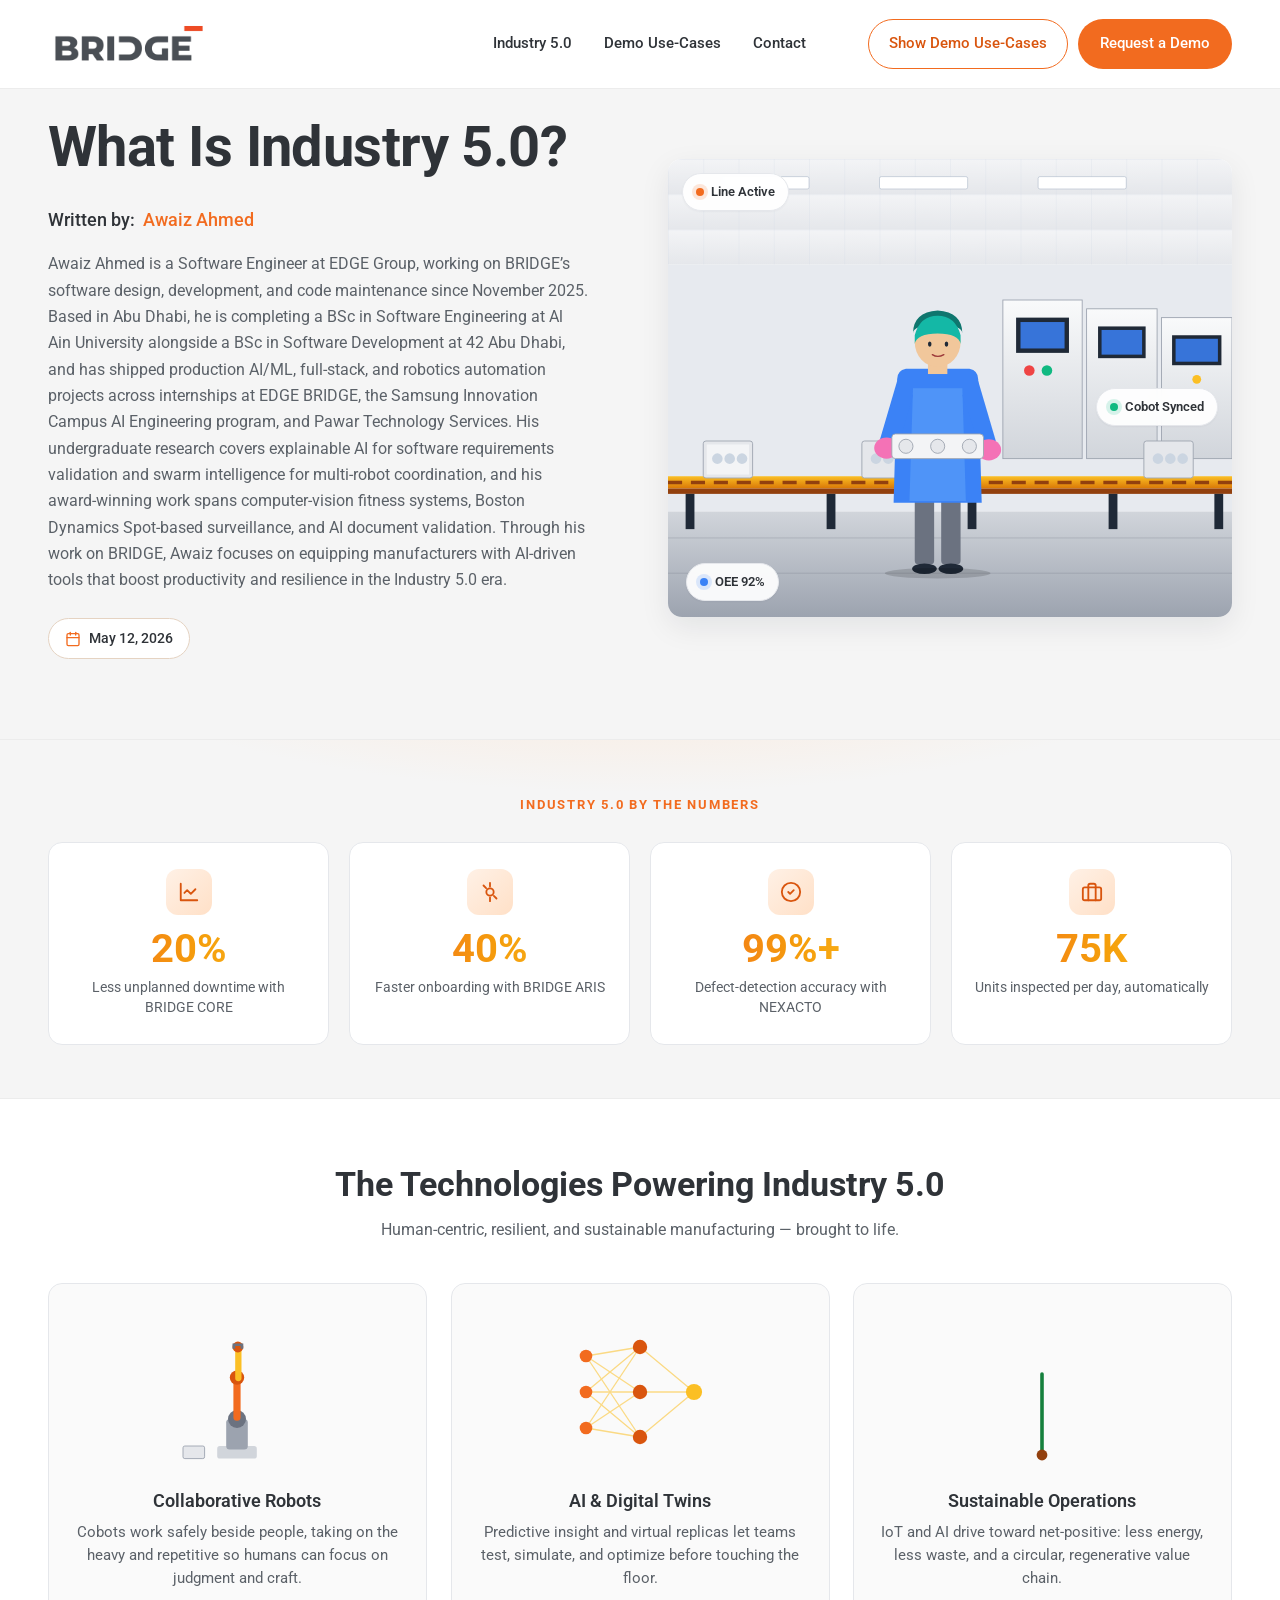
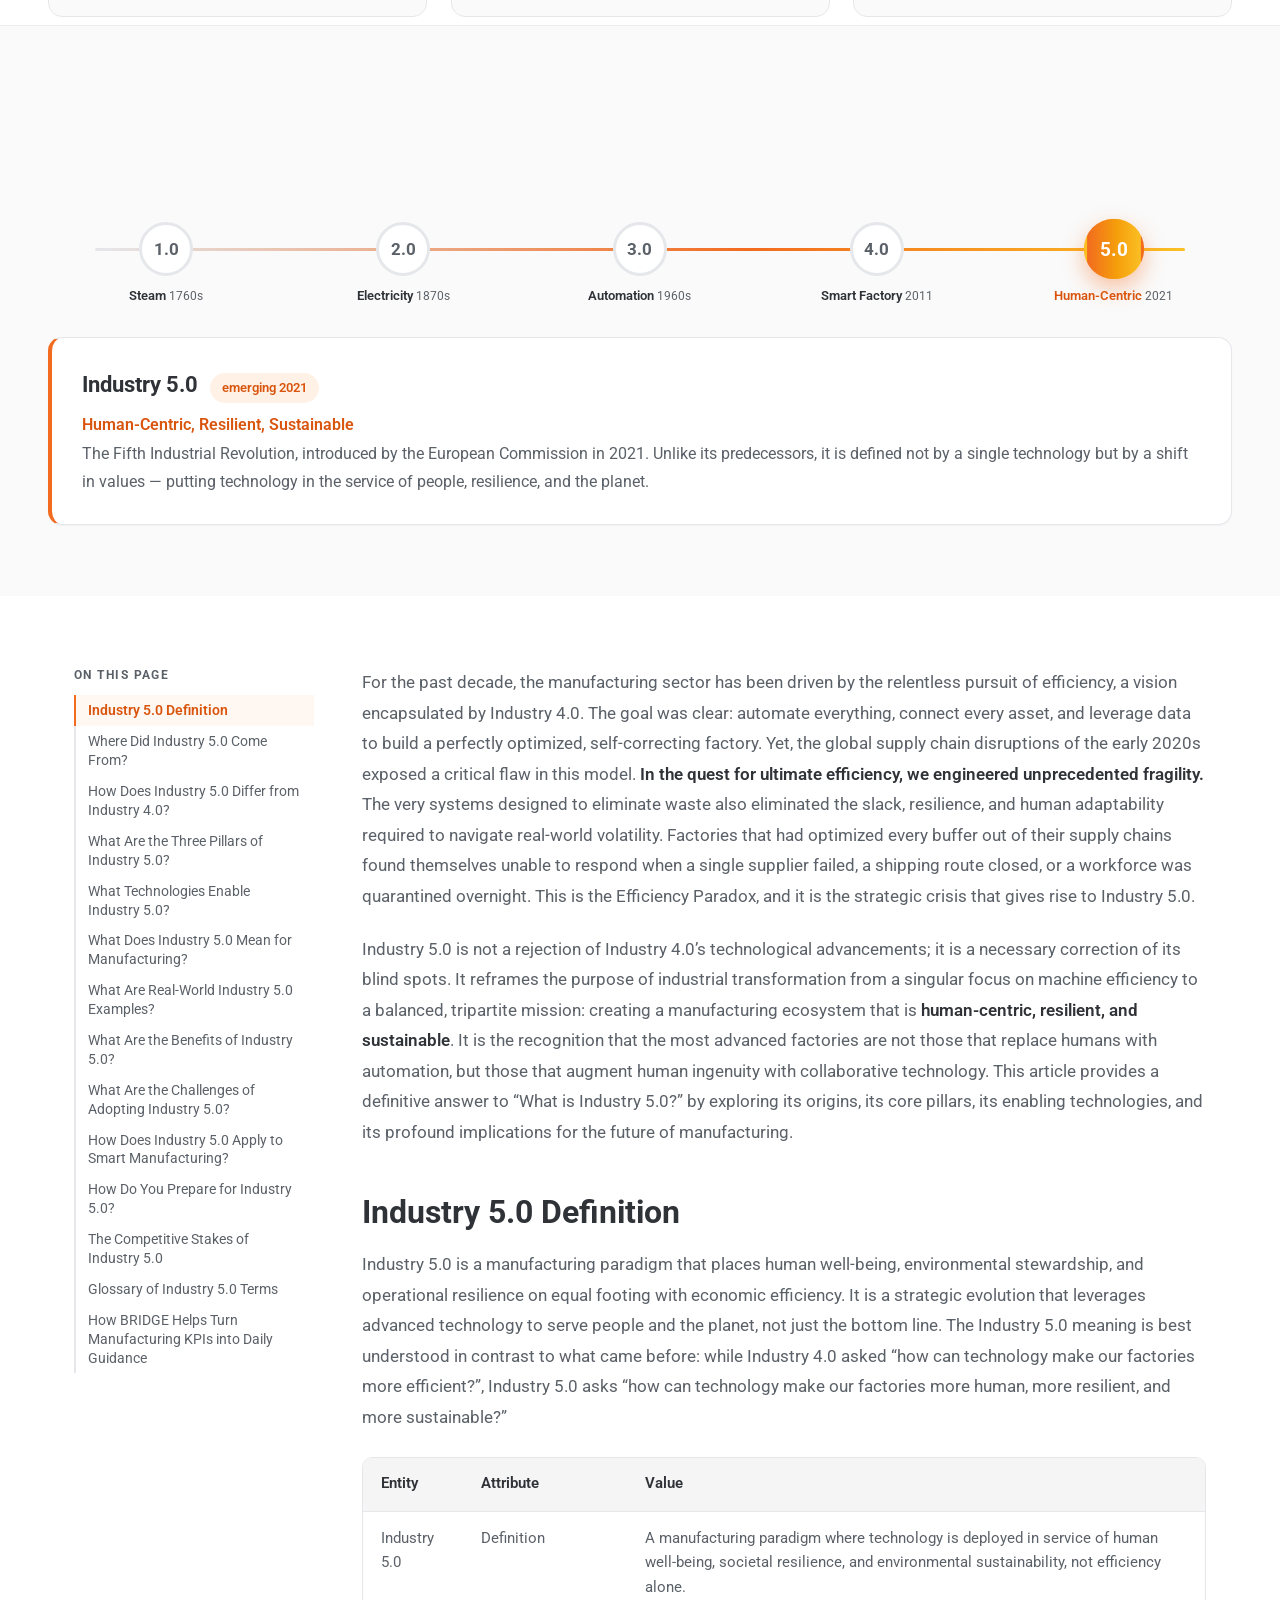
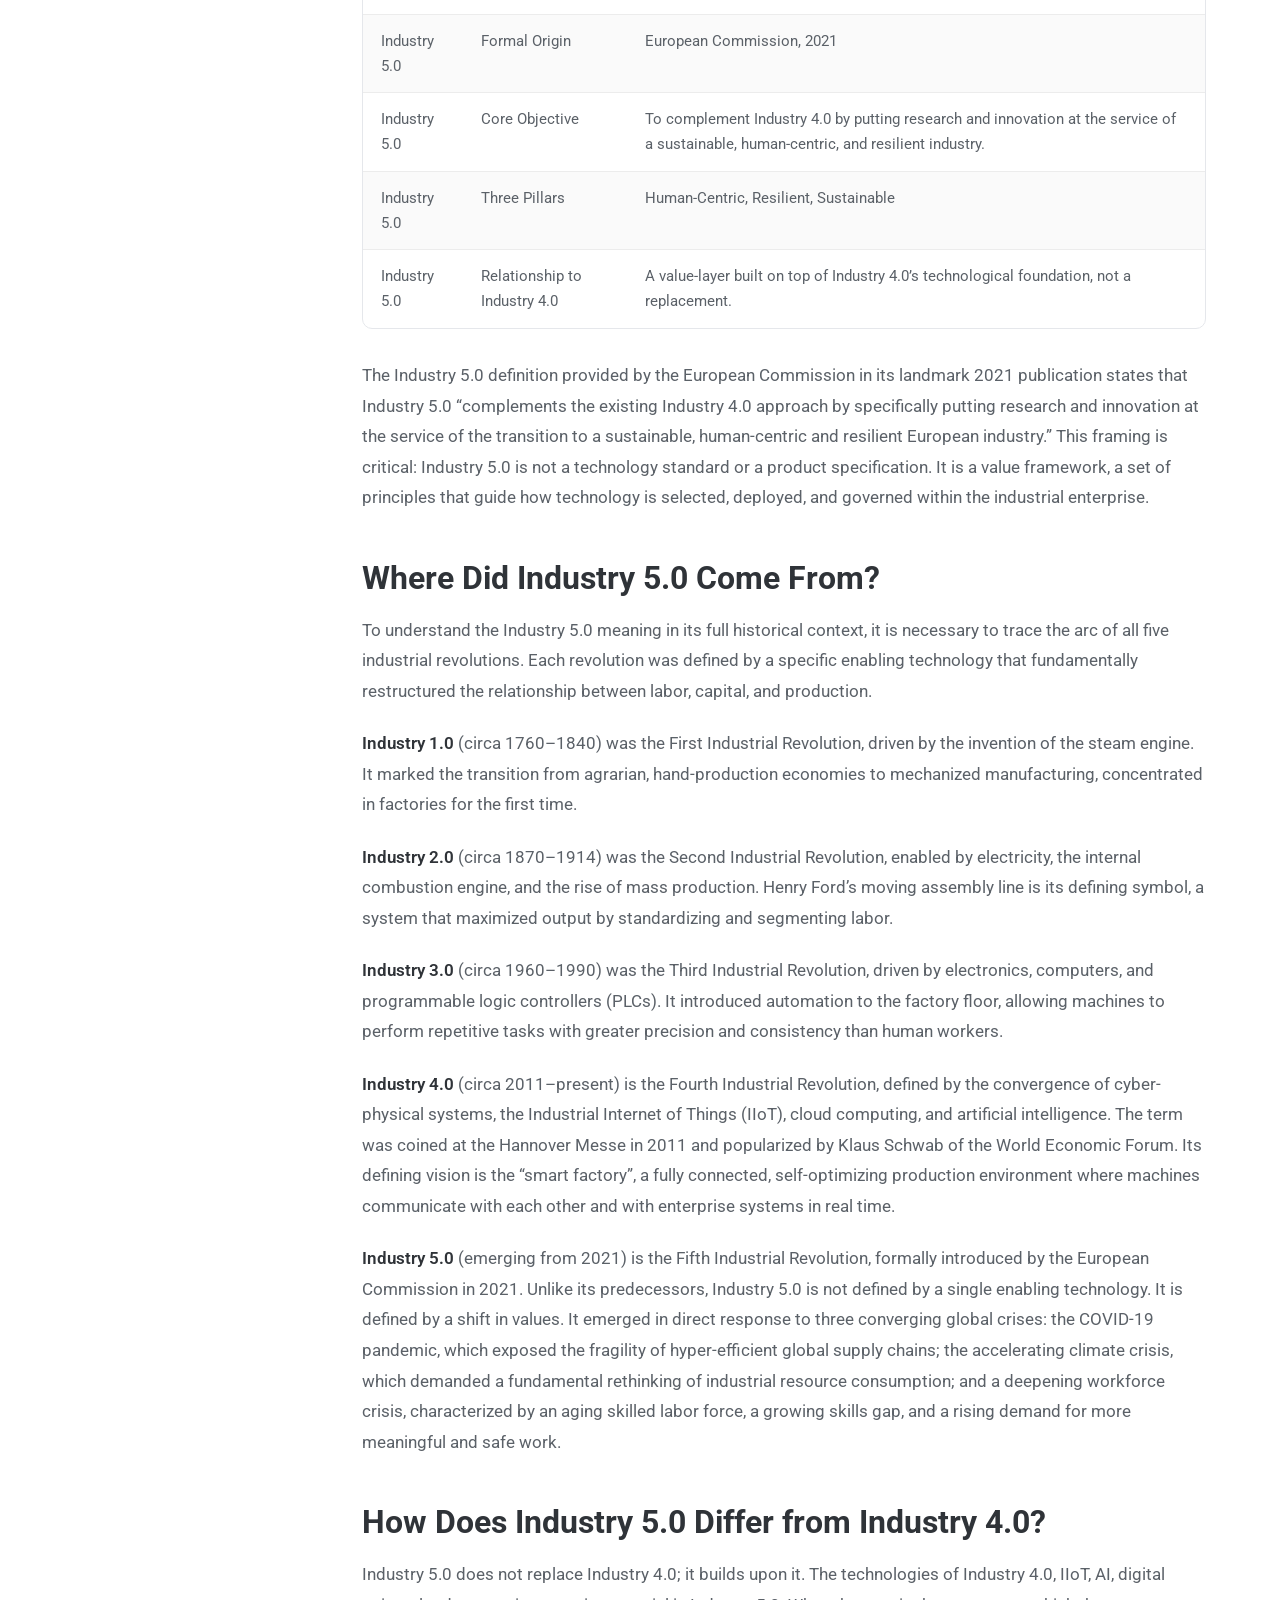
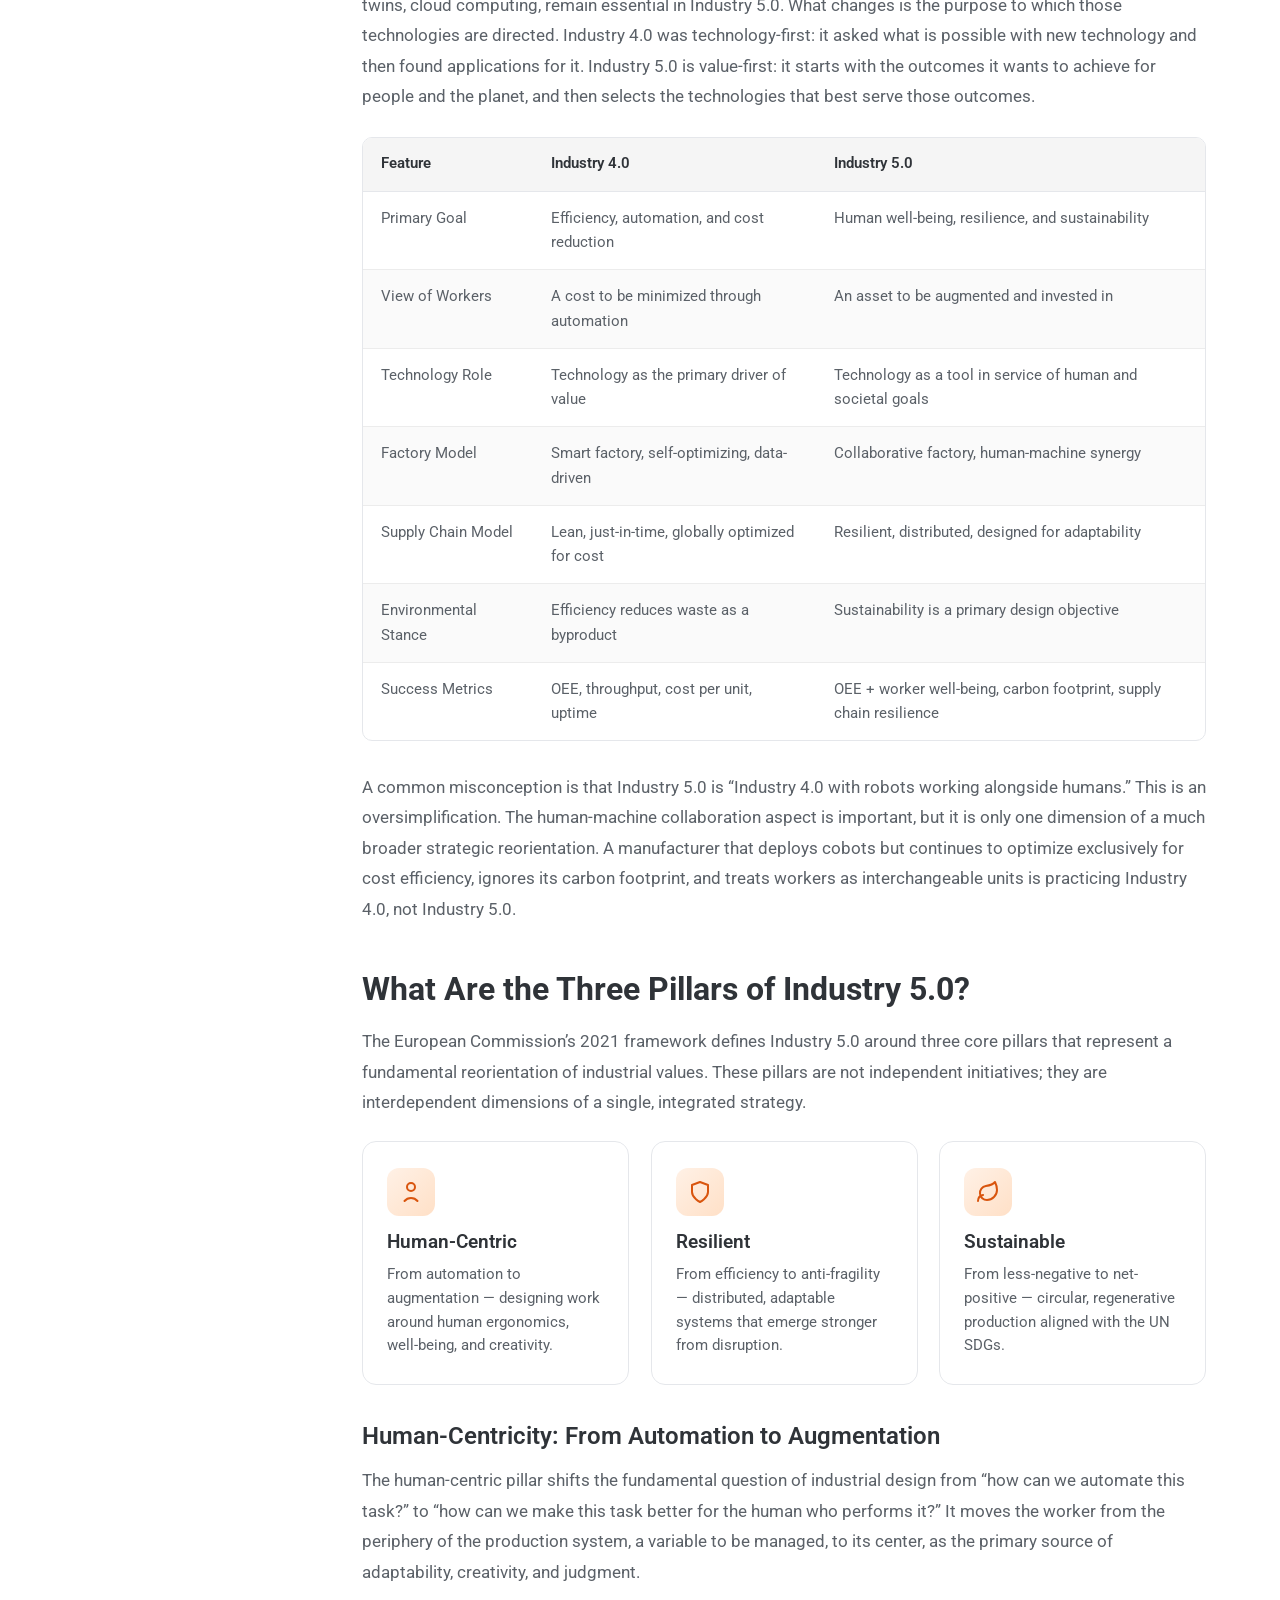
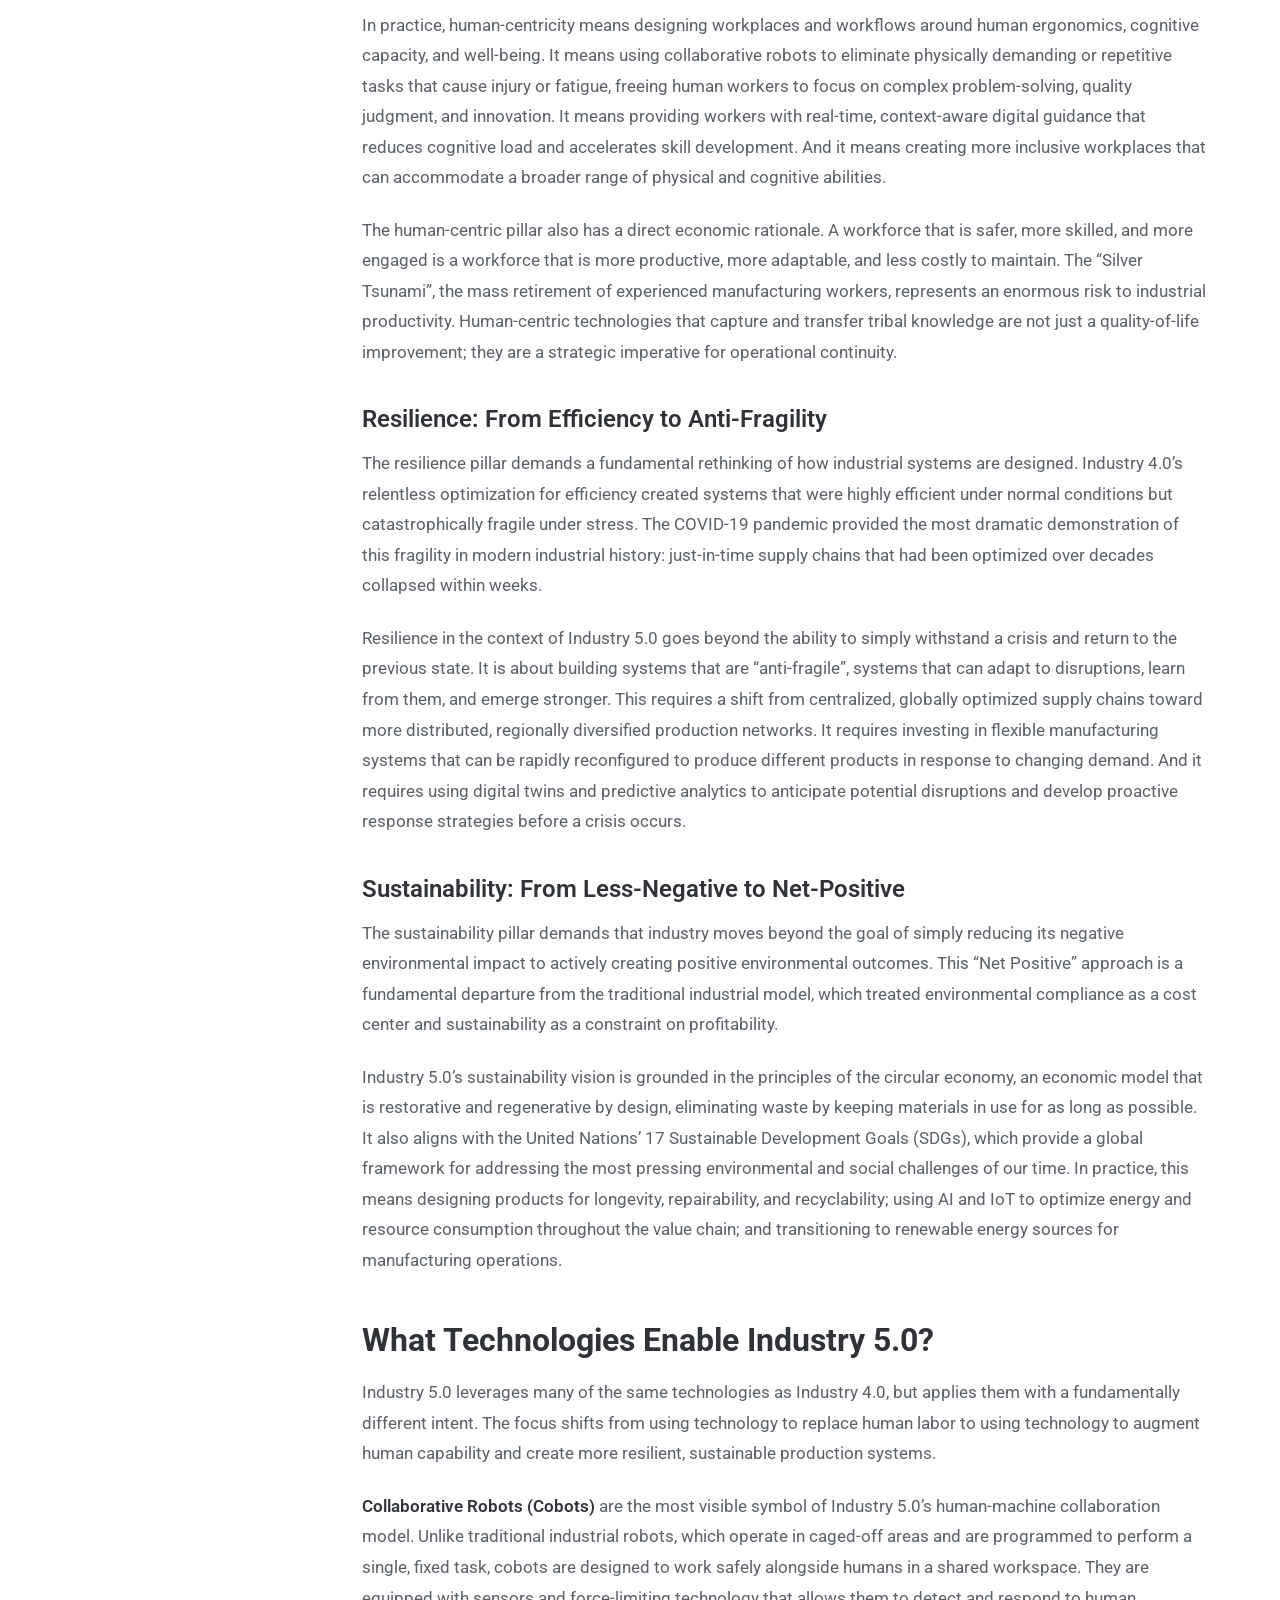
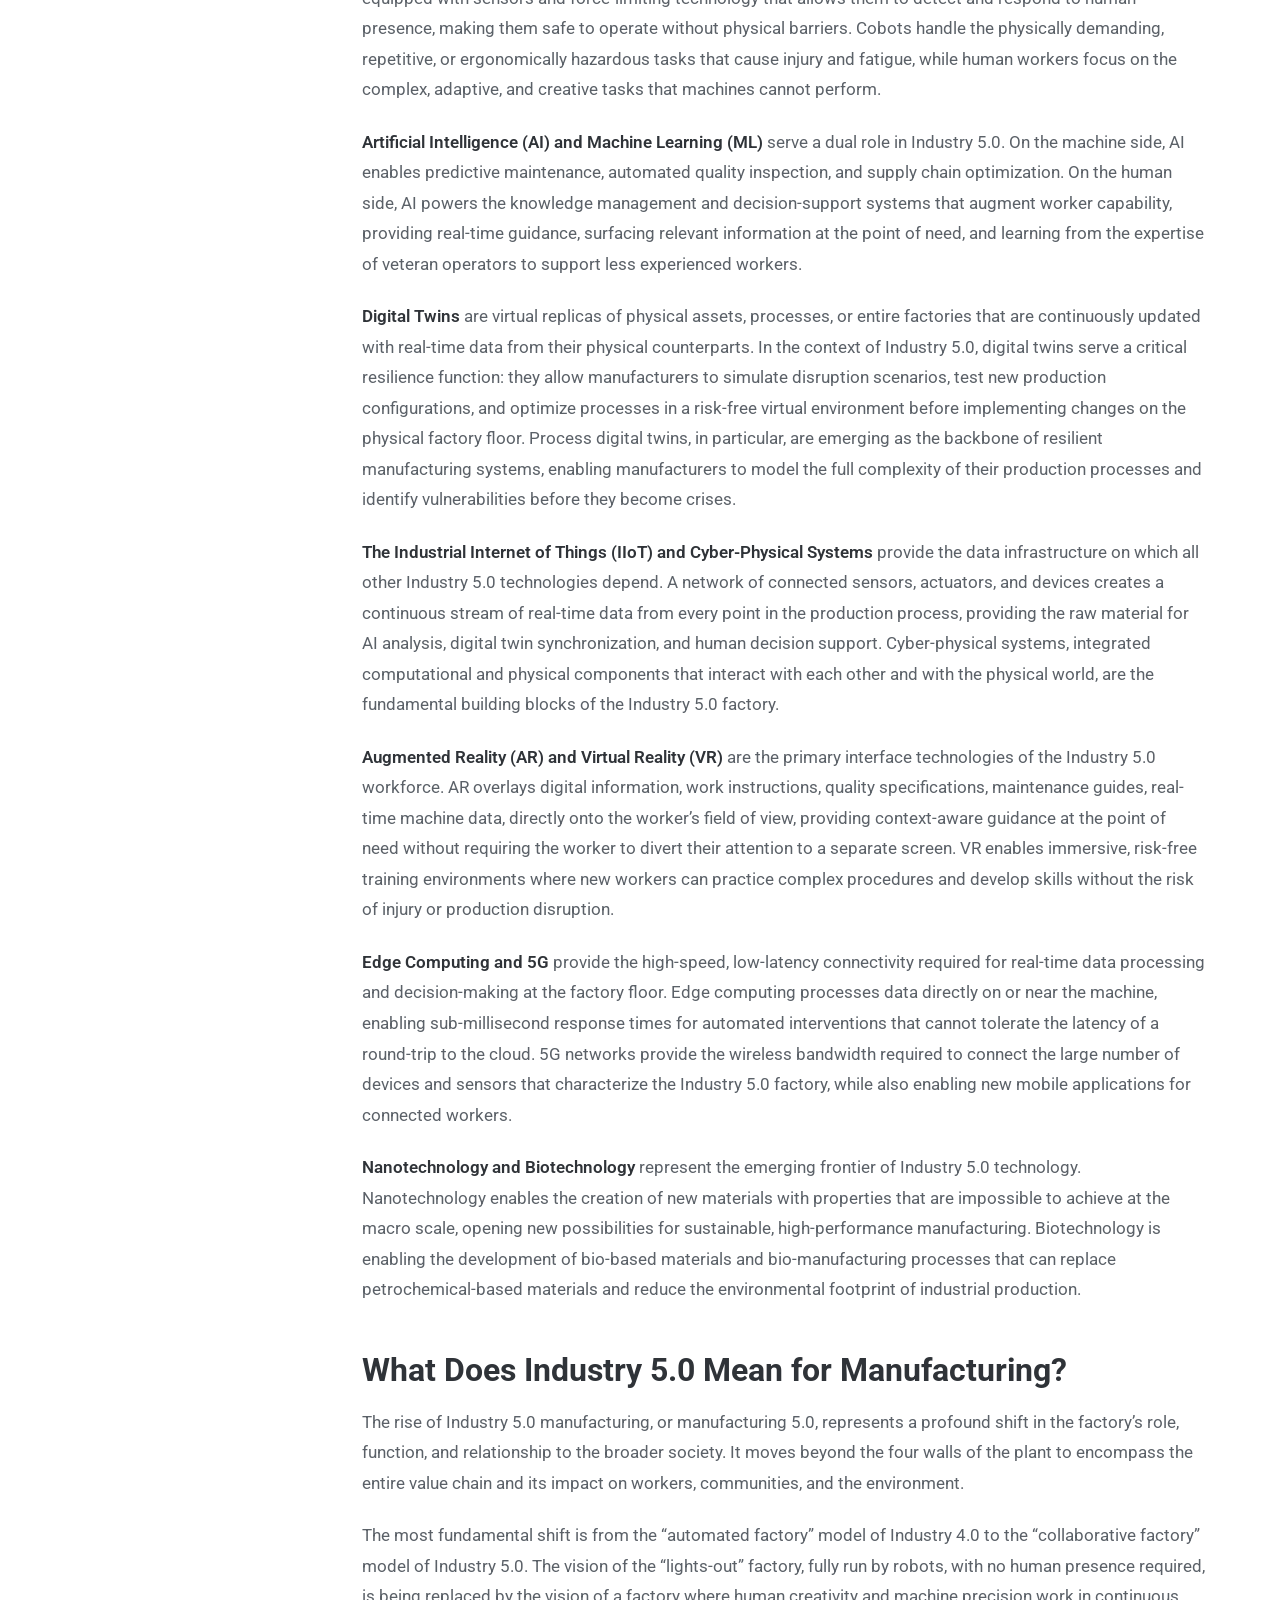
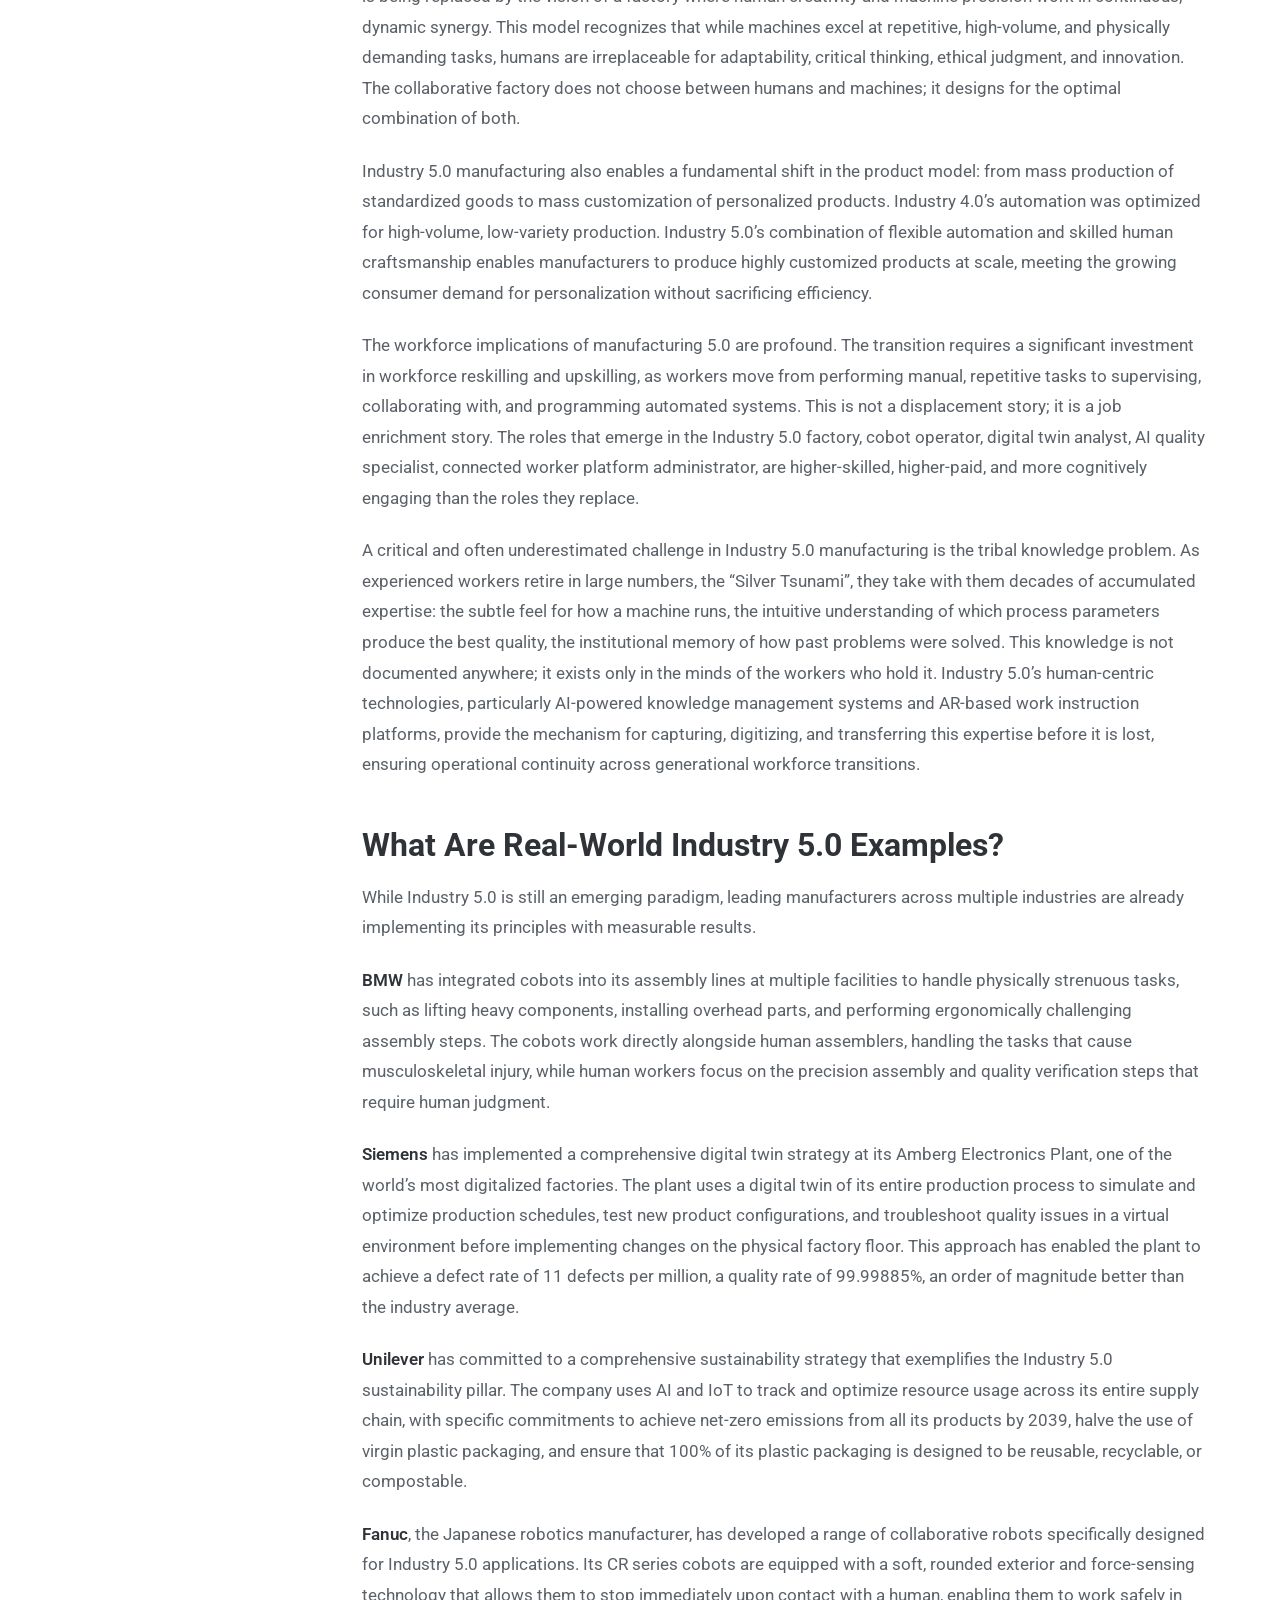
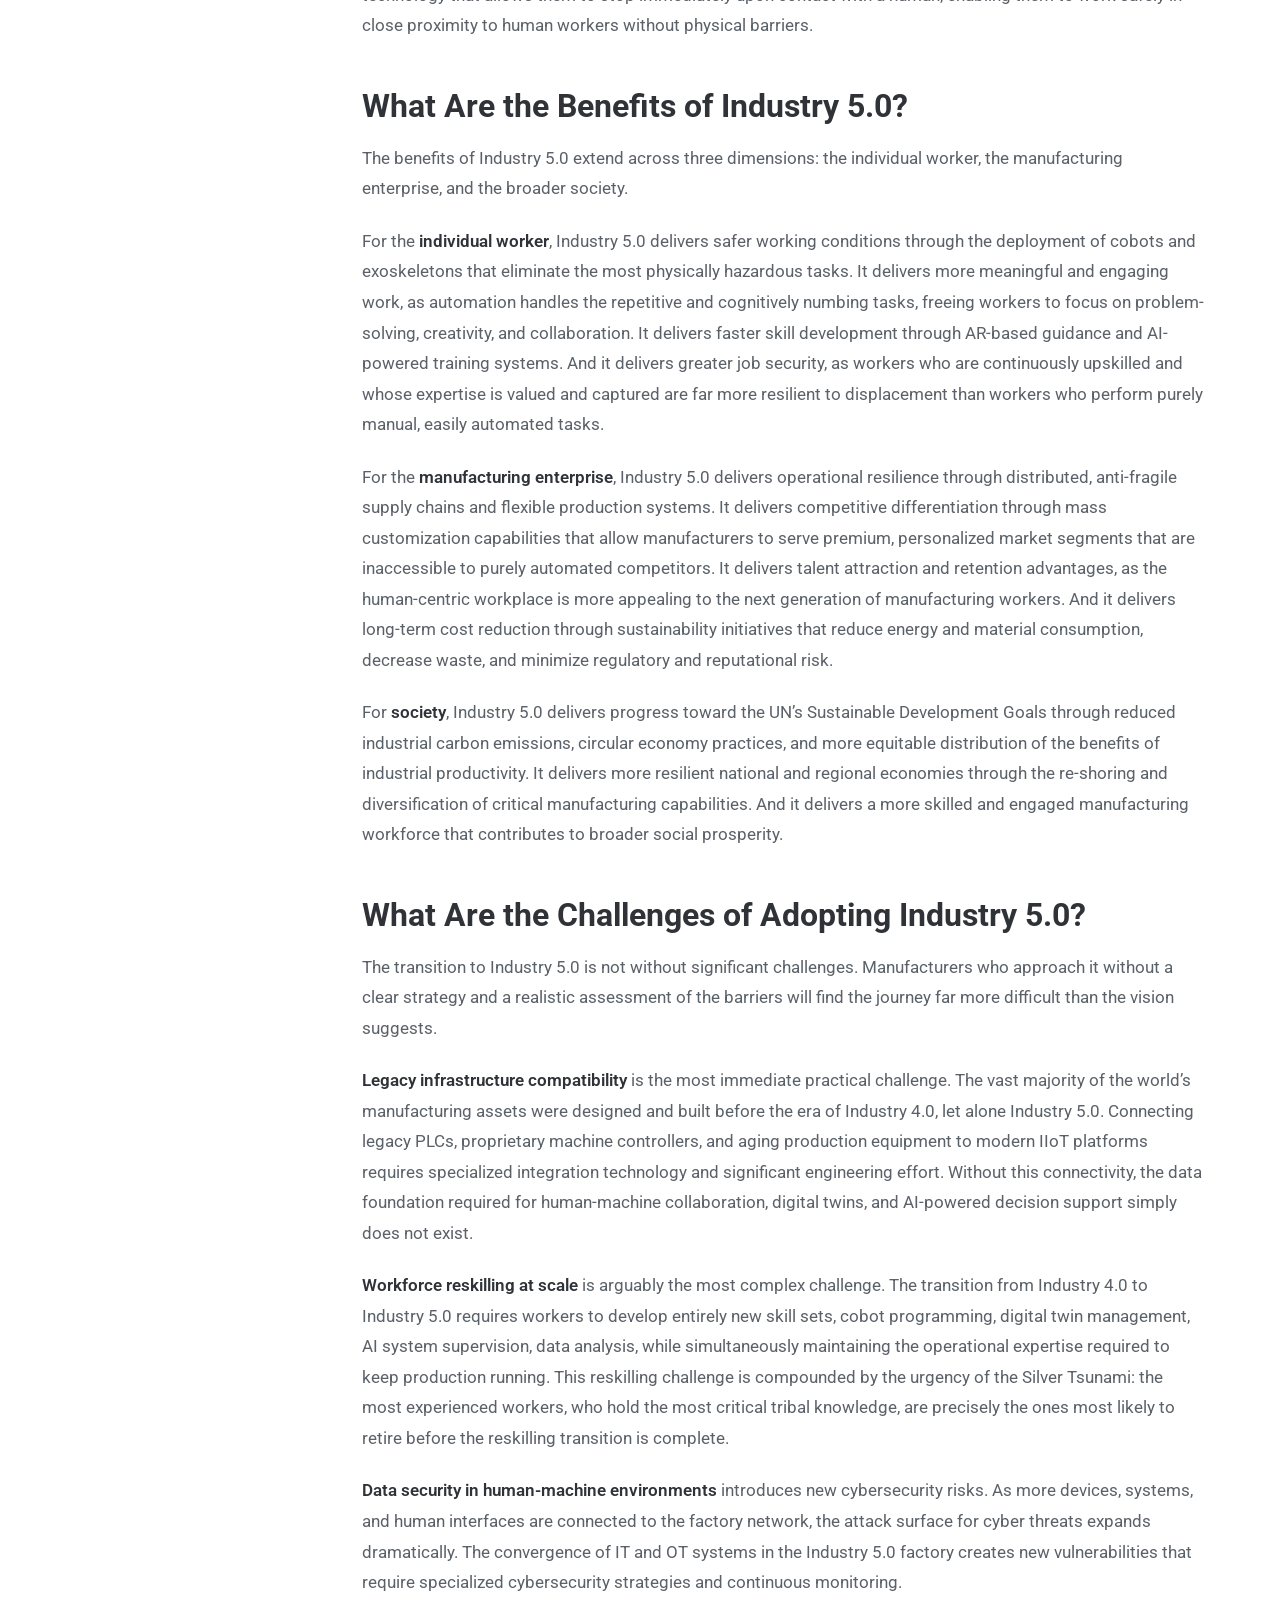
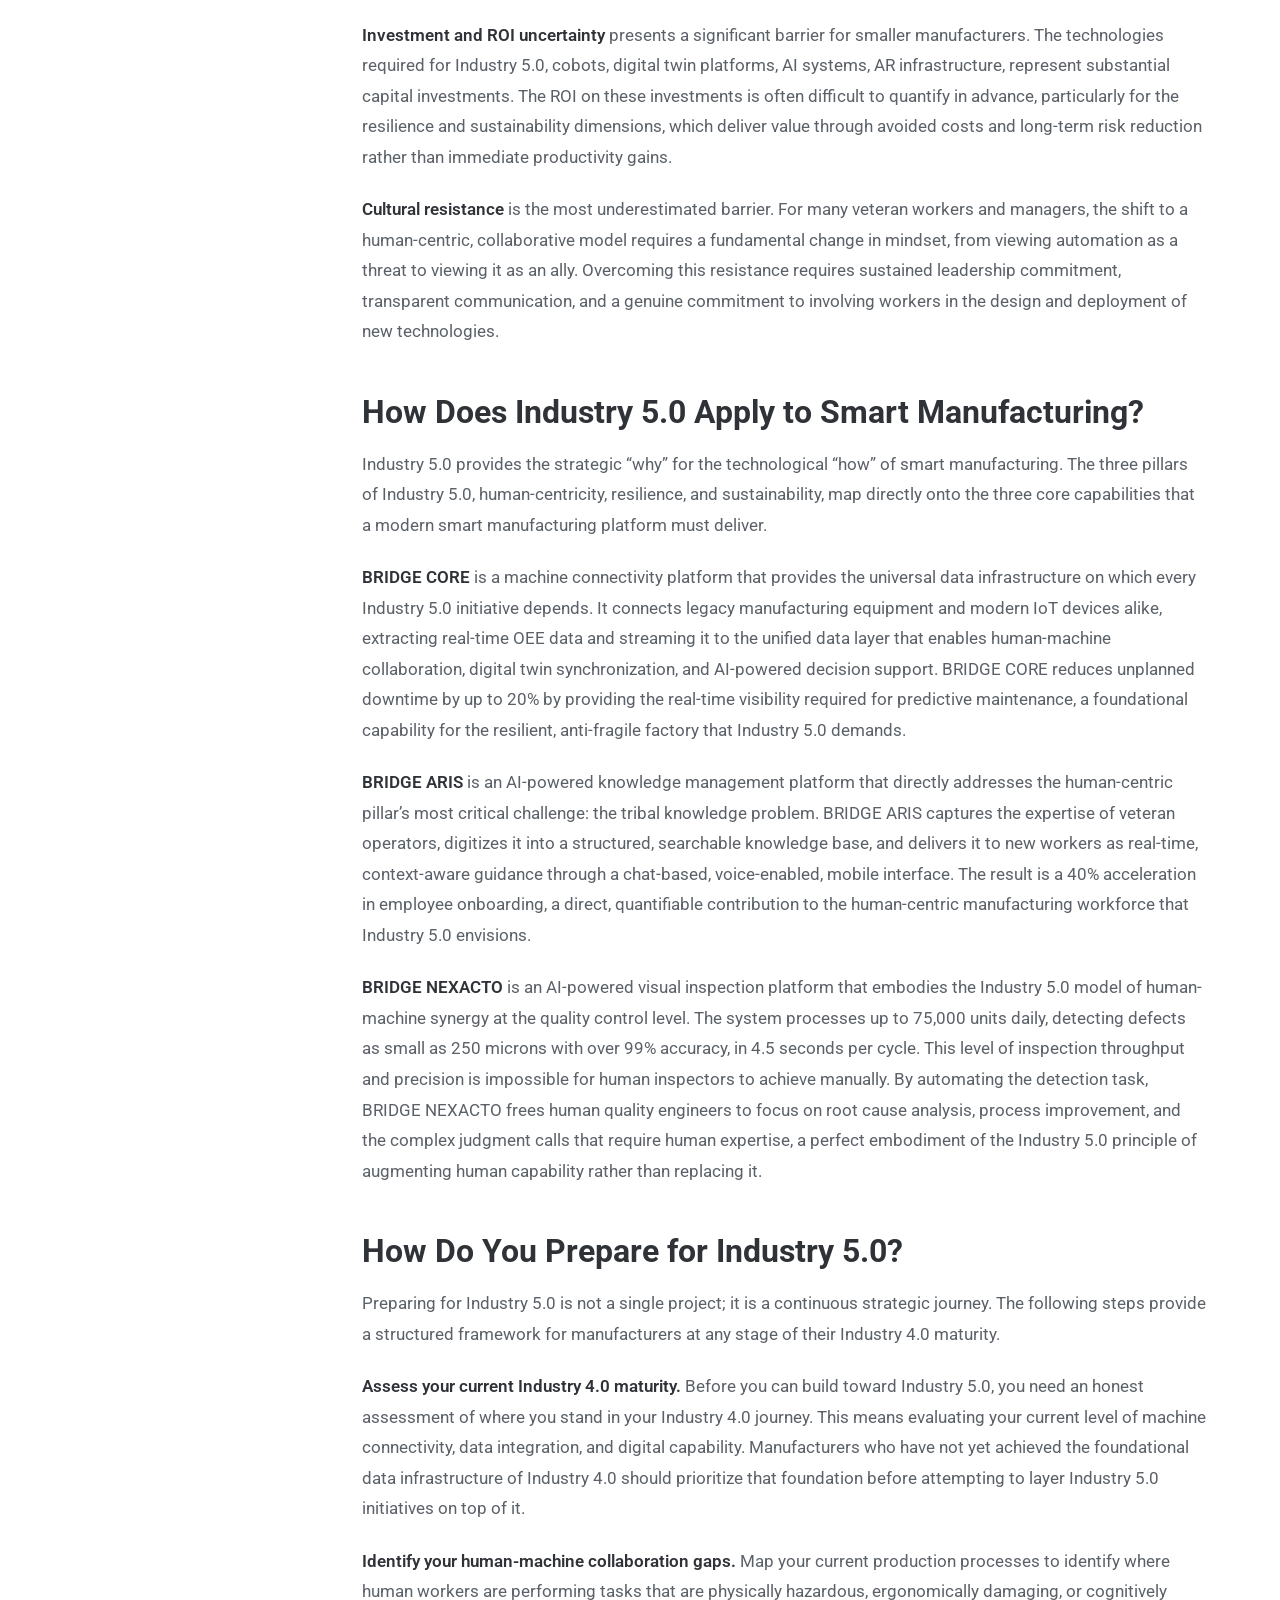
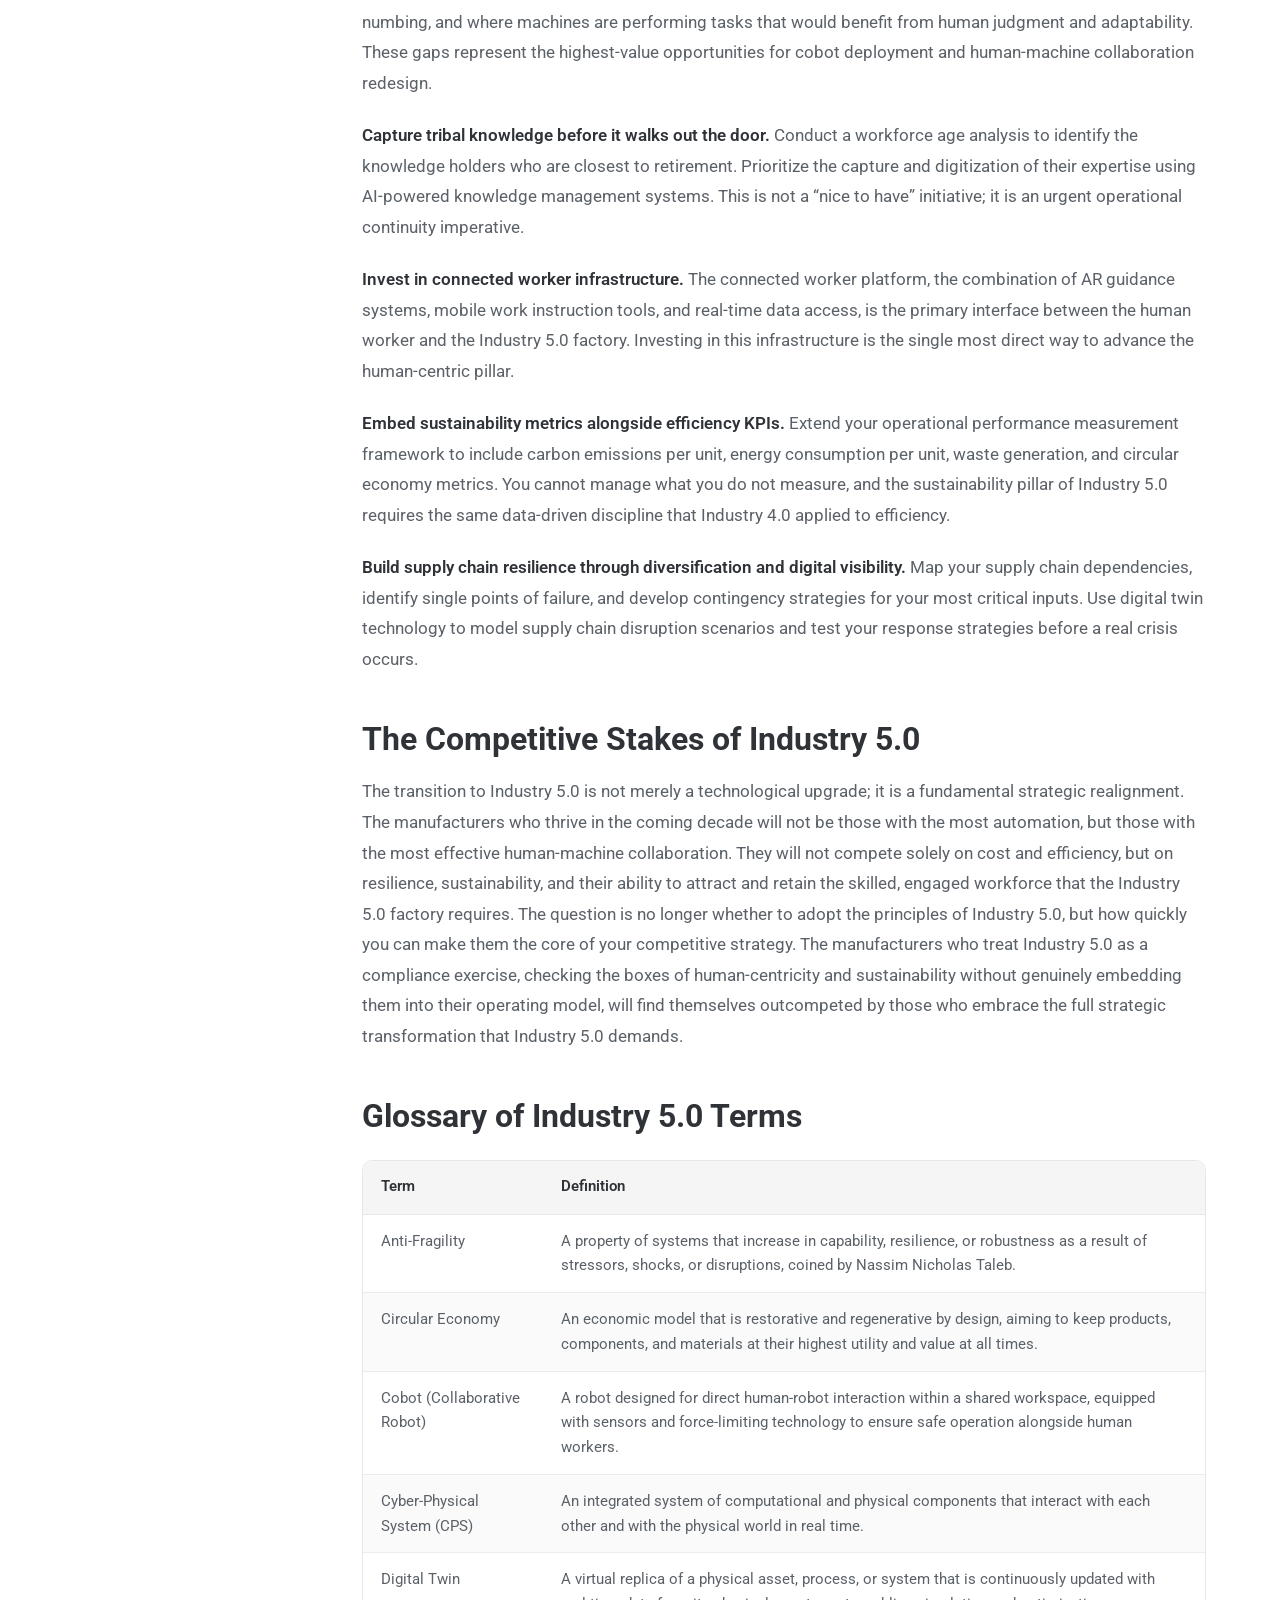
<file: index.html>
<!doctype html>
<html lang="en">
<head>
  <meta charset="utf-8" />
  <meta name="viewport" content="width=device-width, initial-scale=1" />
  <title>What Is Industry 5.0? | BRIDGE</title>
  <meta name="description" content="Industry 5.0 explained — definition, origins, three pillars, enabling technologies, real-world examples, benefits, challenges and how to prepare." />
  <link rel="icon" type="image/png" href="assets/darksvg.png" />
  <link rel="preconnect" href="https://fonts.googleapis.com">
  <link rel="preconnect" href="https://fonts.gstatic.com" crossorigin>
  <link href="https://fonts.googleapis.com/css2?family=Roboto:wght@300;400;500;600;700&family=Roboto+Slab:wght@400;600;700&family=Inter:wght@400;500;600;700&display=swap" rel="stylesheet">
  <link rel="stylesheet" href="styles.css" />
</head>
<body>

<!-- Reading-progress bar -->
<div class="read-progress" id="readProgress" aria-hidden="true"></div>

<!-- ============================================================= HEADER -->
<header class="site-header" id="siteHeader">
  <div class="container header-inner">
    <a class="brand" href="#" aria-label="BRIDGE home">
      <img src="assets/darksvg.png" alt="BRIDGE" />
    </a>

    <nav class="main-nav" aria-label="Primary">
      <ul>
        <li><a class="nav-link" href="#">Industry 5.0</a></li>
        <li><a class="nav-link" href="demo.html">Demo Use-Cases</a></li>
        <li><a class="nav-link" href="contact.html">Contact</a></li>
      </ul>
    </nav>

    <div class="header-cta">
      <a class="btn-secondary" href="demo.html">Show Demo Use-Cases</a>
      <a class="btn-primary" href="contact.html">Request a Demo</a>
    </div>

    <button class="hamburger" aria-label="Open menu" aria-expanded="false" id="hamburger">
      <span></span><span></span><span></span>
    </button>
  </div>

  <!-- Mobile drawer -->
  <div class="mobile-drawer" id="mobileDrawer" hidden>
    <ul>
      <li><a href="#">Industry 5.0</a></li>
      <li><a href="demo.html">Demo Use-Cases</a></li>
      <li><a href="contact.html">Contact</a></li>
      <li><a class="btn-secondary block" href="demo.html">Show Demo Use-Cases</a></li>
      <li><a class="btn-primary block" href="contact.html">Request a Demo</a></li>
    </ul>
  </div>
</header>

<!-- ============================================================= HERO -->
<section class="hero">
  <div class="container">
    <div class="hero-grid">
      <div class="hero-text">
        <h1>What Is Industry 5.0?</h1>

        <div class="author-line">
          <span class="written-by">Written by:</span>
          <span class="author-name">Awaiz Ahmed</span>
        </div>

        <p class="author-bio">Awaiz Ahmed is a Software Engineer at EDGE Group, working on BRIDGE&rsquo;s software design, development, and code maintenance since November 2025. Based in Abu Dhabi, he is completing a BSc in Software Engineering at Al Ain University alongside a BSc in Software Development at 42 Abu Dhabi, and has shipped production AI/ML, full-stack, and robotics automation projects across internships at EDGE BRIDGE, the Samsung Innovation Campus AI Engineering program, and Pawar Technology Services. His undergraduate research covers explainable AI for software requirements validation and swarm intelligence for multi-robot coordination, and his award-winning work spans computer-vision fitness systems, Boston Dynamics Spot-based surveillance, and AI document validation. Through his work on BRIDGE, Awaiz focuses on equipping manufacturers with AI-driven tools that boost productivity and resilience in the Industry 5.0 era.</p>

        <div class="date-pill">
          <svg width="16" height="16" viewBox="0 0 24 24" fill="none" stroke="currentColor" stroke-width="2" stroke-linecap="round" stroke-linejoin="round" aria-hidden="true"><rect x="3" y="4" width="18" height="18" rx="2" ry="2"/><line x1="16" y1="2" x2="16" y2="6"/><line x1="8" y1="2" x2="8" y2="6"/><line x1="3" y1="10" x2="21" y2="10"/></svg>
          <span>May 12, 2026</span>
        </div>
      </div>

      <div class="hero-image">
        <!-- Floating live-status chips -->
        <span class="hero-chip c1"><span class="dot"></span> Line Active</span>
        <span class="hero-chip c2"><span class="dot"></span> Cobot Synced</span>
        <span class="hero-chip c3"><span class="dot"></span> OEE 92%</span>

        <!-- Realistic-looking factory worker scene built as inline SVG (no external asset needed) -->
        <svg class="hero-scene" viewBox="0 0 640 520" xmlns="http://www.w3.org/2000/svg" role="img" aria-label="Manufacturing worker on a production line">
          <defs>
            <linearGradient id="ceiling" x1="0" y1="0" x2="0" y2="1">
              <stop offset="0" stop-color="#f3f4f6"/><stop offset="1" stop-color="#e5e7eb"/>
            </linearGradient>
            <linearGradient id="floor2" x1="0" y1="0" x2="0" y2="1">
              <stop offset="0" stop-color="#d1d5db"/><stop offset="1" stop-color="#9ca3af"/>
            </linearGradient>
            <linearGradient id="machine" x1="0" y1="0" x2="0" y2="1">
              <stop offset="0" stop-color="#f9fafb"/><stop offset="1" stop-color="#d1d5db"/>
            </linearGradient>
            <linearGradient id="conveyor" x1="0" y1="0" x2="0" y2="1">
              <stop offset="0" stop-color="#fbbf24"/><stop offset="1" stop-color="#d97706"/>
            </linearGradient>
            <pattern id="ceilingGrid" width="40" height="40" patternUnits="userSpaceOnUse">
              <rect width="40" height="40" fill="url(#ceiling)"/>
              <path d="M0 0L40 0M0 0L0 40" stroke="#cbd5e1" stroke-width=".5"/>
            </pattern>
          </defs>

          <!-- ceiling -->
          <rect width="640" height="120" fill="url(#ceilingGrid)"/>
          <!-- ceiling lights -->
          <g fill="#fff" stroke="#94a3b8" stroke-width=".5">
            <rect x="60"  y="20" width="100" height="14" rx="2"/>
            <rect x="240" y="20" width="100" height="14" rx="2"/>
            <rect x="420" y="20" width="100" height="14" rx="2"/>
          </g>

          <!-- back wall machines (perspective row) -->
          <g>
            <rect x="0" y="120" width="640" height="280" fill="#e7eaef"/>
            <!-- machine cabinets receding -->
            <g>
              <rect x="380" y="160" width="90"  height="180" fill="url(#machine)" stroke="#9ca3af"/>
              <rect x="395" y="180" width="60"  height="40"  fill="#1f2937"/>
              <rect class="screen-glow" x="400" y="185" width="50"  height="30"  fill="#3b82f6" opacity=".85"/>
              <circle class="spark s1" cx="410" cy="240" r="6" fill="#ef4444"/>
              <circle class="spark s2" cx="430" cy="240" r="6" fill="#10b981"/>

              <rect x="475" y="170" width="80"  height="170" fill="url(#machine)" stroke="#9ca3af"/>
              <rect x="488" y="190" width="54"  height="36"  fill="#1f2937"/>
              <rect class="screen-glow" x="492" y="194" width="46"  height="28"  fill="#3b82f6" opacity=".85"/>

              <rect x="560" y="180" width="80"  height="160" fill="url(#machine)" stroke="#9ca3af"/>
              <rect x="572" y="200" width="56"  height="34"  fill="#1f2937"/>
              <rect class="screen-glow" x="576" y="204" width="48"  height="26"  fill="#3b82f6" opacity=".85"/>
              <circle class="spark s3" cx="600" cy="250" r="5" fill="#fbbf24"/>
            </g>
          </g>

          <!-- floor -->
          <rect y="400" width="640" height="120" fill="url(#floor2)"/>
          <g stroke="#6b7280" stroke-width=".6" opacity=".5">
            <line x1="0" y1="430" x2="640" y2="430"/>
            <line x1="0" y1="470" x2="640" y2="470"/>
          </g>

          <!-- conveyor / yellow rails -->
          <rect x="0"   y="360" width="640" height="14" fill="url(#conveyor)"/>
          <rect x="0"   y="374" width="640" height="6"  fill="#92400e"/>
          <!-- animated belt motion line -->
          <line class="conveyor-belt" x1="0" y1="367" x2="640" y2="367"/>
          <!-- conveyor supports -->
          <g fill="#1f2937">
            <rect x="20"  y="380" width="10" height="40"/>
            <rect x="180" y="380" width="10" height="40"/>
            <rect x="340" y="380" width="10" height="40"/>
            <rect x="500" y="380" width="10" height="40"/>
            <rect x="620" y="380" width="10" height="40"/>
          </g>

          <!-- bins / spools on conveyor -->
          <g>
            <rect x="40"  y="320" width="56" height="42" rx="3" fill="#e5e7eb" stroke="#9ca3af"/>
            <rect x="44"  y="324" width="48" height="34" fill="#f3f4f6"/>
            <g fill="#cbd5e1"><circle cx="56" cy="340" r="6"/><circle cx="70" cy="340" r="6"/><circle cx="84" cy="340" r="6"/></g>

            <rect x="220" y="320" width="56" height="42" rx="3" fill="#e5e7eb" stroke="#9ca3af"/>
            <g fill="#cbd5e1"><circle cx="236" cy="340" r="6"/><circle cx="250" cy="340" r="6"/><circle cx="264" cy="340" r="6"/></g>

            <rect x="540" y="320" width="56" height="42" rx="3" fill="#e5e7eb" stroke="#9ca3af"/>
            <g fill="#cbd5e1"><circle cx="556" cy="340" r="6"/><circle cx="570" cy="340" r="6"/><circle cx="584" cy="340" r="6"/></g>
          </g>

          <!-- WORKER (centered, foreground) -->
          <g class="worker">
            <!-- legs -->
            <rect x="280" y="380" width="22" height="80" rx="4" fill="#6b7280"/>
            <rect x="310" y="380" width="22" height="80" rx="4" fill="#6b7280"/>
            <!-- shoes -->
            <ellipse cx="291" cy="465" rx="14" ry="6" fill="#1f2937"/>
            <ellipse cx="321" cy="465" rx="14" ry="6" fill="#1f2937"/>
            <!-- torso (blue smock) -->
            <path d="M260 250 Q260 240 270 238 L342 238 Q352 240 352 250 L356 390 L256 390 Z" fill="#3b82f6"/>
            <!-- apron lighter -->
            <path d="M278 260 L334 260 L338 388 L274 388 Z" fill="#60a5fa" opacity=".55"/>
            <!-- arms -->
            <path d="M260 252 L240 320 L260 330 L278 268 Z" fill="#3b82f6"/>
            <path d="M352 252 L372 320 L356 332 L334 268 Z" fill="#3b82f6"/>
            <!-- hands (gloves – pink/red) -->
            <ellipse cx="248" cy="328" rx="14" ry="12" fill="#f472b6"/>
            <ellipse cx="364" cy="330" rx="14" ry="12" fill="#f472b6"/>
            <!-- holding spool between hands -->
            <rect x="254" y="312" width="104" height="28" rx="4" fill="#f3f4f6" stroke="#9ca3af"/>
            <g fill="#e5e7eb" stroke="#9ca3af"><circle cx="270" cy="326" r="8"/><circle cx="306" cy="326" r="8"/><circle cx="342" cy="326" r="8"/></g>
            <!-- neck -->
            <rect x="295" y="226" width="22" height="18" fill="#f1c79b"/>
            <!-- head -->
            <ellipse cx="306" cy="208" rx="26" ry="28" fill="#f1c79b"/>
            <!-- hair cap (teal) -->
            <path d="M278 198 Q278 174 306 172 Q334 174 334 198 Q334 188 306 188 Q278 188 278 198 Z" fill="#0f766e"/>
            <path d="M280 200 Q286 178 306 178 Q326 178 332 200 L332 210 Q330 198 306 198 Q282 198 280 210 Z" fill="#14b8a6"/>
            <!-- face details -->
            <ellipse cx="297" cy="210" rx="2" ry="3" fill="#1f2937"/>
            <ellipse cx="316" cy="210" rx="2" ry="3" fill="#1f2937"/>
            <path d="M300 222 Q306 226 313 222" stroke="#9d3a3a" stroke-width="1.6" fill="none" stroke-linecap="round"/>
          </g>

          <!-- floor reflection / shadow -->
          <ellipse cx="306" cy="470" rx="60" ry="6" fill="#000" opacity=".15"/>
        </svg>
      </div>
    </div>
  </div>
</section>

<!-- ============================================================= STATS BAND -->
<section class="stats-band">
  <div class="container">
    <p class="eyebrow reveal">Industry 5.0 by the numbers</p>
    <div class="stats-grid">
      <div class="stat-card reveal">
        <div class="stat-ico" aria-hidden="true">
          <svg width="22" height="22" viewBox="0 0 24 24" fill="none" stroke="currentColor" stroke-width="2" stroke-linecap="round" stroke-linejoin="round"><path d="M3 3v18h18"/><path d="m19 9-5 5-4-4-3 3"/></svg>
        </div>
        <div class="stat-num" data-count="20" data-suffix="%">0%</div>
        <div class="stat-label">Less unplanned downtime with BRIDGE&nbsp;CORE</div>
      </div>
      <div class="stat-card reveal delay-1">
        <div class="stat-ico" aria-hidden="true">
          <svg width="22" height="22" viewBox="0 0 24 24" fill="none" stroke="currentColor" stroke-width="2" stroke-linecap="round" stroke-linejoin="round"><path d="M12 2v4"/><path d="M12 18v4"/><path d="m4.93 4.93 2.83 2.83"/><path d="m16.24 16.24 2.83 2.83"/><circle cx="12" cy="12" r="4"/></svg>
        </div>
        <div class="stat-num" data-count="40" data-suffix="%">0%</div>
        <div class="stat-label">Faster onboarding with BRIDGE&nbsp;ARIS</div>
      </div>
      <div class="stat-card reveal delay-2">
        <div class="stat-ico" aria-hidden="true">
          <svg width="22" height="22" viewBox="0 0 24 24" fill="none" stroke="currentColor" stroke-width="2" stroke-linecap="round" stroke-linejoin="round"><path d="M9 12l2 2 4-4"/><circle cx="12" cy="12" r="10"/></svg>
        </div>
        <div class="stat-num" data-count="99" data-suffix="%+">0%</div>
        <div class="stat-label">Defect-detection accuracy with NEXACTO</div>
      </div>
      <div class="stat-card reveal delay-3">
        <div class="stat-ico" aria-hidden="true">
          <svg width="22" height="22" viewBox="0 0 24 24" fill="none" stroke="currentColor" stroke-width="2" stroke-linecap="round" stroke-linejoin="round"><rect x="2" y="7" width="20" height="14" rx="2"/><path d="M16 21V5a2 2 0 0 0-2-2h-4a2 2 0 0 0-2 2v16"/></svg>
        </div>
        <div class="stat-num" data-count="75" data-suffix="K">0K</div>
        <div class="stat-label">Units inspected per day, automatically</div>
      </div>
    </div>
  </div>
</section>

<!-- ============================================================= LOTTIE FEATURE ROW -->
<section class="lottie-row">
  <div class="container">
    <div class="lottie-head reveal">
      <h2>The Technologies Powering Industry 5.0</h2>
      <p>Human-centric, resilient, and sustainable manufacturing &mdash; brought to life.</p>
    </div>
    <div class="lottie-grid">
      <div class="lottie-card reveal">
        <div class="player-wrap">
          <!-- Animated cobot arm -->
          <svg class="anim-svg anim-cobot" viewBox="0 0 200 180" role="img" aria-label="Collaborative robot arm in motion">
            <!-- base -->
            <rect x="78" y="150" width="44" height="14" rx="3" fill="#d1d5db"/>
            <rect x="88" y="120" width="24" height="34" rx="4" fill="#9ca3af"/>
            <!-- shoulder pivot -->
            <circle cx="100" cy="120" r="10" fill="#6b7280"/>
            <g class="cobot-upper">
              <!-- upper arm -->
              <rect x="96" y="74" width="8" height="48" rx="4" fill="#F26B1F"/>
              <circle cx="100" cy="74" r="8" fill="#d9550e"/>
              <g class="cobot-fore">
                <!-- forearm -->
                <rect x="98" y="40" width="7" height="38" rx="3.5" fill="#fbbf24"/>
                <circle cx="101" cy="40" r="6" fill="#d9550e"/>
                <!-- gripper -->
                <path d="M95 36 h12 v6 h-3 v-3 h-6 v3 h-3 z" fill="#6b7280"/>
              </g>
            </g>
            <!-- workpiece on belt -->
            <rect x="40" y="150" width="24" height="14" rx="2" fill="#e5e7eb" stroke="#9ca3af"/>
          </svg>
        </div>
        <h3>Collaborative Robots</h3>
        <p>Cobots work safely beside people, taking on the heavy and repetitive so humans can focus on judgment and craft.</p>
      </div>
      <div class="lottie-card reveal delay-1">
        <div class="player-wrap">
          <!-- Animated AI neural network -->
          <svg class="anim-svg anim-ai" viewBox="0 0 200 180" role="img" aria-label="AI neural network pulsing">
            <g stroke="#fbbf24" stroke-width="1.5" opacity=".55">
              <line x1="40" y1="50" x2="100" y2="40"/><line x1="40" y1="90" x2="100" y2="40"/><line x1="40" y1="130" x2="100" y2="40"/>
              <line x1="40" y1="50" x2="100" y2="90"/><line x1="40" y1="90" x2="100" y2="90"/><line x1="40" y1="130" x2="100" y2="90"/>
              <line x1="40" y1="50" x2="100" y2="140"/><line x1="40" y1="90" x2="100" y2="140"/><line x1="40" y1="130" x2="100" y2="140"/>
              <line x1="100" y1="40" x2="160" y2="90"/><line x1="100" y1="90" x2="160" y2="90"/><line x1="100" y1="140" x2="160" y2="90"/>
            </g>
            <g fill="#F26B1F">
              <circle class="node n1" cx="40"  cy="50"  r="7"/>
              <circle class="node n2" cx="40"  cy="90"  r="7"/>
              <circle class="node n3" cx="40"  cy="130" r="7"/>
              <circle class="node n4" cx="100" cy="40"  r="8" fill="#d9550e"/>
              <circle class="node n5" cx="100" cy="90"  r="8" fill="#d9550e"/>
              <circle class="node n6" cx="100" cy="140" r="8" fill="#d9550e"/>
              <circle class="node n7" cx="160" cy="90"  r="9" fill="#fbbf24"/>
            </g>
          </svg>
        </div>
        <h3>AI &amp; Digital Twins</h3>
        <p>Predictive insight and virtual replicas let teams test, simulate, and optimize before touching the floor.</p>
      </div>
      <div class="lottie-card reveal delay-2">
        <div class="player-wrap">
          <!-- Animated sustainability leaf -->
          <svg class="anim-svg anim-leaf" viewBox="0 0 200 180" role="img" aria-label="Growing sustainability leaf">
            <path d="M100 160 C100 120 100 95 100 70" stroke="#15803d" stroke-width="4" fill="none" stroke-linecap="round"/>
            <g class="leaf l1">
              <path d="M100 110 C70 105 55 80 65 60 C92 62 105 88 100 110 Z" fill="#22c55e"/>
            </g>
            <g class="leaf l2">
              <path d="M100 92 C130 88 145 62 135 42 C108 45 96 70 100 92 Z" fill="#16a34a"/>
            </g>
            <g class="leaf l3">
              <path d="M100 74 C80 70 70 50 78 34 C99 38 107 58 100 74 Z" fill="#4ade80"/>
            </g>
            <circle class="seed" cx="100" cy="160" r="6" fill="#92400e"/>
          </svg>
        </div>
        <h3>Sustainable Operations</h3>
        <p>IoT and AI drive toward net-positive: less energy, less waste, and a circular, regenerative value chain.</p>
      </div>
    </div>
  </div>
</section>

<!-- ============================================================= INTERACTIVE TIMELINE -->
<section class="timeline-section">
  <div class="container">
    <div class="sec-head reveal">
      <h2>Five Industrial Revolutions</h2>
      <p>Click any era to explore how industry evolved &mdash; from steam to human-centric.</p>
    </div>

    <div class="tl-track" id="revTimeline">
      <button class="tl-item" type="button"
        data-era="Industry 1.0" data-years="c. 1760–1840" data-title="The Age of Steam"
        data-body="The First Industrial Revolution, driven by the steam engine. It marked the transition from agrarian, hand-production economies to mechanized manufacturing, concentrated in factories for the first time.">
        <span class="tl-dot">1.0</span>
        <span class="tl-era">Steam</span>
        <span class="tl-years">1760s</span>
      </button>
      <button class="tl-item" type="button"
        data-era="Industry 2.0" data-years="c. 1870–1914" data-title="Electricity &amp; Mass Production"
        data-body="The Second Industrial Revolution, enabled by electricity, the internal combustion engine, and mass production. Henry Ford's moving assembly line is its defining symbol — maximizing output by standardizing and segmenting labor.">
        <span class="tl-dot">2.0</span>
        <span class="tl-era">Electricity</span>
        <span class="tl-years">1870s</span>
      </button>
      <button class="tl-item" type="button"
        data-era="Industry 3.0" data-years="c. 1960–1990" data-title="Electronics &amp; Automation"
        data-body="The Third Industrial Revolution, driven by electronics, computers, and programmable logic controllers (PLCs). It introduced automation to the factory floor, letting machines perform repetitive tasks with greater precision than human workers.">
        <span class="tl-dot">3.0</span>
        <span class="tl-era">Automation</span>
        <span class="tl-years">1960s</span>
      </button>
      <button class="tl-item" type="button"
        data-era="Industry 4.0" data-years="2011–present" data-title="The Smart Factory"
        data-body="The Fourth Industrial Revolution, defined by cyber-physical systems, the Industrial IoT, cloud computing, and AI. Coined at Hannover Messe in 2011, its vision is the 'smart factory' — fully connected and self-optimizing in real time.">
        <span class="tl-dot">4.0</span>
        <span class="tl-era">Smart Factory</span>
        <span class="tl-years">2011</span>
      </button>
      <button class="tl-item" type="button"
        data-era="Industry 5.0" data-years="emerging 2021" data-title="Human-Centric, Resilient, Sustainable"
        data-body="The Fifth Industrial Revolution, introduced by the European Commission in 2021. Unlike its predecessors, it is defined not by a single technology but by a shift in values — putting technology in the service of people, resilience, and the planet.">
        <span class="tl-dot">5.0</span>
        <span class="tl-era">Human-Centric</span>
        <span class="tl-years">2021</span>
      </button>
    </div>

    <div class="tl-detail reveal" id="tlDetail" aria-live="polite">
      <div class="tl-d-head">
        <span class="tl-d-era">Industry 5.0</span>
        <span class="tl-d-years">emerging 2021</span>
      </div>
      <h3 class="tl-d-title">Human-Centric, Resilient, Sustainable</h3>
      <p class="tl-d-body">Select an era above to explore it.</p>
    </div>
  </div>
</section>

<!-- ============================================================= ARTICLE -->
<main class="article">
  <div class="article-layout">
    <aside class="toc-wrap">
      <nav class="toc" id="toc" aria-label="On this page">
        <h4>On this page</h4>
        <ul></ul>
      </nav>
    </aside>
  <div class="article-container">

    <p>For the past decade, the manufacturing sector has been driven by the relentless pursuit of efficiency, a vision encapsulated by Industry 4.0. The goal was clear: automate everything, connect every asset, and leverage data to build a perfectly optimized, self-correcting factory. Yet, the global supply chain disruptions of the early 2020s exposed a critical flaw in this model. <strong>In the quest for ultimate efficiency, we engineered unprecedented fragility.</strong> The very systems designed to eliminate waste also eliminated the slack, resilience, and human adaptability required to navigate real-world volatility. Factories that had optimized every buffer out of their supply chains found themselves unable to respond when a single supplier failed, a shipping route closed, or a workforce was quarantined overnight. This is the Efficiency Paradox, and it is the strategic crisis that gives rise to Industry 5.0.</p>

    <p>Industry 5.0 is not a rejection of Industry 4.0&rsquo;s technological advancements; it is a necessary correction of its blind spots. It reframes the purpose of industrial transformation from a singular focus on machine efficiency to a balanced, tripartite mission: creating a manufacturing ecosystem that is <strong>human-centric, resilient, and sustainable</strong>. It is the recognition that the most advanced factories are not those that replace humans with automation, but those that augment human ingenuity with collaborative technology. This article provides a definitive answer to &ldquo;What is Industry 5.0?&rdquo; by exploring its origins, its core pillars, its enabling technologies, and its profound implications for the future of manufacturing.</p>

    <h2 id="definition" class="reveal">Industry 5.0 Definition</h2>
    <p>Industry 5.0 is a manufacturing paradigm that places human well-being, environmental stewardship, and operational resilience on equal footing with economic efficiency. It is a strategic evolution that leverages advanced technology to serve people and the planet, not just the bottom line. The Industry 5.0 meaning is best understood in contrast to what came before: while Industry 4.0 asked &ldquo;how can technology make our factories more efficient?&rdquo;, Industry 5.0 asks &ldquo;how can technology make our factories more human, more resilient, and more sustainable?&rdquo;</p>

    <div class="table-wrap reveal">
      <table>
        <thead><tr><th>Entity</th><th>Attribute</th><th>Value</th></tr></thead>
        <tbody>
          <tr><td>Industry 5.0</td><td>Definition</td><td>A manufacturing paradigm where technology is deployed in service of human well-being, societal resilience, and environmental sustainability, not efficiency alone.</td></tr>
          <tr><td>Industry 5.0</td><td>Formal Origin</td><td>European Commission, 2021</td></tr>
          <tr><td>Industry 5.0</td><td>Core Objective</td><td>To complement Industry 4.0 by putting research and innovation at the service of a sustainable, human-centric, and resilient industry.</td></tr>
          <tr><td>Industry 5.0</td><td>Three Pillars</td><td>Human-Centric, Resilient, Sustainable</td></tr>
          <tr><td>Industry 5.0</td><td>Relationship to Industry 4.0</td><td>A value-layer built on top of Industry 4.0&rsquo;s technological foundation, not a replacement.</td></tr>
        </tbody>
      </table>
    </div>

    <p>The Industry 5.0 definition provided by the European Commission in its landmark 2021 publication states that Industry 5.0 &ldquo;complements the existing Industry 4.0 approach by specifically putting research and innovation at the service of the transition to a sustainable, human-centric and resilient European industry.&rdquo; This framing is critical: Industry 5.0 is not a technology standard or a product specification. It is a value framework, a set of principles that guide how technology is selected, deployed, and governed within the industrial enterprise.</p>

    <h2 id="origins" class="reveal">Where Did Industry 5.0 Come From?</h2>
    <p>To understand the Industry 5.0 meaning in its full historical context, it is necessary to trace the arc of all five industrial revolutions. Each revolution was defined by a specific enabling technology that fundamentally restructured the relationship between labor, capital, and production.</p>

    <p><strong>Industry 1.0</strong> (circa 1760&ndash;1840) was the First Industrial Revolution, driven by the invention of the steam engine. It marked the transition from agrarian, hand-production economies to mechanized manufacturing, concentrated in factories for the first time.</p>

    <p><strong>Industry 2.0</strong> (circa 1870&ndash;1914) was the Second Industrial Revolution, enabled by electricity, the internal combustion engine, and the rise of mass production. Henry Ford&rsquo;s moving assembly line is its defining symbol, a system that maximized output by standardizing and segmenting labor.</p>

    <p><strong>Industry 3.0</strong> (circa 1960&ndash;1990) was the Third Industrial Revolution, driven by electronics, computers, and programmable logic controllers (PLCs). It introduced automation to the factory floor, allowing machines to perform repetitive tasks with greater precision and consistency than human workers.</p>

    <p><strong>Industry 4.0</strong> (circa 2011&ndash;present) is the Fourth Industrial Revolution, defined by the convergence of cyber-physical systems, the Industrial Internet of Things (IIoT), cloud computing, and artificial intelligence. The term was coined at the Hannover Messe in 2011 and popularized by Klaus Schwab of the World Economic Forum. Its defining vision is the &ldquo;smart factory&rdquo;, a fully connected, self-optimizing production environment where machines communicate with each other and with enterprise systems in real time.</p>

    <p><strong>Industry 5.0</strong> (emerging from 2021) is the Fifth Industrial Revolution, formally introduced by the European Commission in 2021. Unlike its predecessors, Industry 5.0 is not defined by a single enabling technology. It is defined by a shift in values. It emerged in direct response to three converging global crises: the COVID-19 pandemic, which exposed the fragility of hyper-efficient global supply chains; the accelerating climate crisis, which demanded a fundamental rethinking of industrial resource consumption; and a deepening workforce crisis, characterized by an aging skilled labor force, a growing skills gap, and a rising demand for more meaningful and safe work.</p>

    <h2 id="differences" class="reveal">How Does Industry 5.0 Differ from Industry 4.0?</h2>
    <p>Industry 5.0 does not replace Industry 4.0; it builds upon it. The technologies of Industry 4.0, IIoT, AI, digital twins, cloud computing, remain essential in Industry 5.0. What changes is the purpose to which those technologies are directed. Industry 4.0 was technology-first: it asked what is possible with new technology and then found applications for it. Industry 5.0 is value-first: it starts with the outcomes it wants to achieve for people and the planet, and then selects the technologies that best serve those outcomes.</p>

    <div class="table-wrap reveal">
      <table>
        <thead><tr><th>Feature</th><th>Industry 4.0</th><th>Industry 5.0</th></tr></thead>
        <tbody>
          <tr><td>Primary Goal</td><td>Efficiency, automation, and cost reduction</td><td>Human well-being, resilience, and sustainability</td></tr>
          <tr><td>View of Workers</td><td>A cost to be minimized through automation</td><td>An asset to be augmented and invested in</td></tr>
          <tr><td>Technology Role</td><td>Technology as the primary driver of value</td><td>Technology as a tool in service of human and societal goals</td></tr>
          <tr><td>Factory Model</td><td>Smart factory, self-optimizing, data-driven</td><td>Collaborative factory, human-machine synergy</td></tr>
          <tr><td>Supply Chain Model</td><td>Lean, just-in-time, globally optimized for cost</td><td>Resilient, distributed, designed for adaptability</td></tr>
          <tr><td>Environmental Stance</td><td>Efficiency reduces waste as a byproduct</td><td>Sustainability is a primary design objective</td></tr>
          <tr><td>Success Metrics</td><td>OEE, throughput, cost per unit, uptime</td><td>OEE + worker well-being, carbon footprint, supply chain resilience</td></tr>
        </tbody>
      </table>
    </div>

    <p>A common misconception is that Industry 5.0 is &ldquo;Industry 4.0 with robots working alongside humans.&rdquo; This is an oversimplification. The human-machine collaboration aspect is important, but it is only one dimension of a much broader strategic reorientation. A manufacturer that deploys cobots but continues to optimize exclusively for cost efficiency, ignores its carbon footprint, and treats workers as interchangeable units is practicing Industry 4.0, not Industry 5.0.</p>

    <h2 id="pillars" class="reveal">What Are the Three Pillars of Industry 5.0?</h2>
    <p>The European Commission&rsquo;s 2021 framework defines Industry 5.0 around three core pillars that represent a fundamental reorientation of industrial values. These pillars are not independent initiatives; they are interdependent dimensions of a single, integrated strategy.</p>

    <div class="pillars">
      <div class="pillar reveal">
        <div class="p-ico" aria-hidden="true">
          <svg width="24" height="24" viewBox="0 0 24 24" fill="none" stroke="currentColor" stroke-width="2" stroke-linecap="round" stroke-linejoin="round"><circle cx="12" cy="7" r="4"/><path d="M5.5 21a8.38 8.38 0 0 1 13 0"/></svg>
        </div>
        <h3>Human-Centric</h3>
        <p>From automation to augmentation &mdash; designing work around human ergonomics, well-being, and creativity.</p>
      </div>
      <div class="pillar reveal delay-1">
        <div class="p-ico" aria-hidden="true">
          <svg width="24" height="24" viewBox="0 0 24 24" fill="none" stroke="currentColor" stroke-width="2" stroke-linecap="round" stroke-linejoin="round"><path d="M12 22s8-4 8-10V5l-8-3-8 3v7c0 6 8 10 8 10z"/></svg>
        </div>
        <h3>Resilient</h3>
        <p>From efficiency to anti-fragility &mdash; distributed, adaptable systems that emerge stronger from disruption.</p>
      </div>
      <div class="pillar reveal delay-2">
        <div class="p-ico" aria-hidden="true">
          <svg width="24" height="24" viewBox="0 0 24 24" fill="none" stroke="currentColor" stroke-width="2" stroke-linecap="round" stroke-linejoin="round"><path d="M11 20A7 7 0 0 1 9.8 6.1C15.5 5 17 4.48 19 2c1 2 2 4.18 2 8 0 5.5-4.78 10-10 10z"/><path d="M2 21c0-3 1.85-5.36 5.08-6"/></svg>
        </div>
        <h3>Sustainable</h3>
        <p>From less-negative to net-positive &mdash; circular, regenerative production aligned with the UN SDGs.</p>
      </div>
    </div>

    <h3>Human-Centricity: From Automation to Augmentation</h3>
    <p>The human-centric pillar shifts the fundamental question of industrial design from &ldquo;how can we automate this task?&rdquo; to &ldquo;how can we make this task better for the human who performs it?&rdquo; It moves the worker from the periphery of the production system, a variable to be managed, to its center, as the primary source of adaptability, creativity, and judgment.</p>
    <p>In practice, human-centricity means designing workplaces and workflows around human ergonomics, cognitive capacity, and well-being. It means using collaborative robots to eliminate physically demanding or repetitive tasks that cause injury or fatigue, freeing human workers to focus on complex problem-solving, quality judgment, and innovation. It means providing workers with real-time, context-aware digital guidance that reduces cognitive load and accelerates skill development. And it means creating more inclusive workplaces that can accommodate a broader range of physical and cognitive abilities.</p>
    <p>The human-centric pillar also has a direct economic rationale. A workforce that is safer, more skilled, and more engaged is a workforce that is more productive, more adaptable, and less costly to maintain. The &ldquo;Silver Tsunami&rdquo;, the mass retirement of experienced manufacturing workers, represents an enormous risk to industrial productivity. Human-centric technologies that capture and transfer tribal knowledge are not just a quality-of-life improvement; they are a strategic imperative for operational continuity.</p>

    <h3>Resilience: From Efficiency to Anti-Fragility</h3>
    <p>The resilience pillar demands a fundamental rethinking of how industrial systems are designed. Industry 4.0&rsquo;s relentless optimization for efficiency created systems that were highly efficient under normal conditions but catastrophically fragile under stress. The COVID-19 pandemic provided the most dramatic demonstration of this fragility in modern industrial history: just-in-time supply chains that had been optimized over decades collapsed within weeks.</p>
    <p>Resilience in the context of Industry 5.0 goes beyond the ability to simply withstand a crisis and return to the previous state. It is about building systems that are &ldquo;anti-fragile&rdquo;, systems that can adapt to disruptions, learn from them, and emerge stronger. This requires a shift from centralized, globally optimized supply chains toward more distributed, regionally diversified production networks. It requires investing in flexible manufacturing systems that can be rapidly reconfigured to produce different products in response to changing demand. And it requires using digital twins and predictive analytics to anticipate potential disruptions and develop proactive response strategies before a crisis occurs.</p>

    <h3>Sustainability: From Less-Negative to Net-Positive</h3>
    <p>The sustainability pillar demands that industry moves beyond the goal of simply reducing its negative environmental impact to actively creating positive environmental outcomes. This &ldquo;Net Positive&rdquo; approach is a fundamental departure from the traditional industrial model, which treated environmental compliance as a cost center and sustainability as a constraint on profitability.</p>
    <p>Industry 5.0&rsquo;s sustainability vision is grounded in the principles of the circular economy, an economic model that is restorative and regenerative by design, eliminating waste by keeping materials in use for as long as possible. It also aligns with the United Nations&rsquo; 17 Sustainable Development Goals (SDGs), which provide a global framework for addressing the most pressing environmental and social challenges of our time. In practice, this means designing products for longevity, repairability, and recyclability; using AI and IoT to optimize energy and resource consumption throughout the value chain; and transitioning to renewable energy sources for manufacturing operations.</p>

    <h2 id="technologies" class="reveal">What Technologies Enable Industry 5.0?</h2>
    <p>Industry 5.0 leverages many of the same technologies as Industry 4.0, but applies them with a fundamentally different intent. The focus shifts from using technology to replace human labor to using technology to augment human capability and create more resilient, sustainable production systems.</p>
    <p><strong>Collaborative Robots (Cobots)</strong> are the most visible symbol of Industry 5.0&rsquo;s human-machine collaboration model. Unlike traditional industrial robots, which operate in caged-off areas and are programmed to perform a single, fixed task, cobots are designed to work safely alongside humans in a shared workspace. They are equipped with sensors and force-limiting technology that allows them to detect and respond to human presence, making them safe to operate without physical barriers. Cobots handle the physically demanding, repetitive, or ergonomically hazardous tasks that cause injury and fatigue, while human workers focus on the complex, adaptive, and creative tasks that machines cannot perform.</p>
    <p><strong>Artificial Intelligence (AI) and Machine Learning (ML)</strong> serve a dual role in Industry 5.0. On the machine side, AI enables predictive maintenance, automated quality inspection, and supply chain optimization. On the human side, AI powers the knowledge management and decision-support systems that augment worker capability, providing real-time guidance, surfacing relevant information at the point of need, and learning from the expertise of veteran operators to support less experienced workers.</p>
    <p><strong>Digital Twins</strong> are virtual replicas of physical assets, processes, or entire factories that are continuously updated with real-time data from their physical counterparts. In the context of Industry 5.0, digital twins serve a critical resilience function: they allow manufacturers to simulate disruption scenarios, test new production configurations, and optimize processes in a risk-free virtual environment before implementing changes on the physical factory floor. Process digital twins, in particular, are emerging as the backbone of resilient manufacturing systems, enabling manufacturers to model the full complexity of their production processes and identify vulnerabilities before they become crises.</p>
    <p><strong>The Industrial Internet of Things (IIoT) and Cyber-Physical Systems</strong> provide the data infrastructure on which all other Industry 5.0 technologies depend. A network of connected sensors, actuators, and devices creates a continuous stream of real-time data from every point in the production process, providing the raw material for AI analysis, digital twin synchronization, and human decision support. Cyber-physical systems, integrated computational and physical components that interact with each other and with the physical world, are the fundamental building blocks of the Industry 5.0 factory.</p>
    <p><strong>Augmented Reality (AR) and Virtual Reality (VR)</strong> are the primary interface technologies of the Industry 5.0 workforce. AR overlays digital information, work instructions, quality specifications, maintenance guides, real-time machine data, directly onto the worker&rsquo;s field of view, providing context-aware guidance at the point of need without requiring the worker to divert their attention to a separate screen. VR enables immersive, risk-free training environments where new workers can practice complex procedures and develop skills without the risk of injury or production disruption.</p>
    <p><strong>Edge Computing and 5G</strong> provide the high-speed, low-latency connectivity required for real-time data processing and decision-making at the factory floor. Edge computing processes data directly on or near the machine, enabling sub-millisecond response times for automated interventions that cannot tolerate the latency of a round-trip to the cloud. 5G networks provide the wireless bandwidth required to connect the large number of devices and sensors that characterize the Industry 5.0 factory, while also enabling new mobile applications for connected workers.</p>
    <p><strong>Nanotechnology and Biotechnology</strong> represent the emerging frontier of Industry 5.0 technology. Nanotechnology enables the creation of new materials with properties that are impossible to achieve at the macro scale, opening new possibilities for sustainable, high-performance manufacturing. Biotechnology is enabling the development of bio-based materials and bio-manufacturing processes that can replace petrochemical-based materials and reduce the environmental footprint of industrial production.</p>

    <h2 id="manufacturing" class="reveal">What Does Industry 5.0 Mean for Manufacturing?</h2>
    <p>The rise of Industry 5.0 manufacturing, or manufacturing 5.0, represents a profound shift in the factory&rsquo;s role, function, and relationship to the broader society. It moves beyond the four walls of the plant to encompass the entire value chain and its impact on workers, communities, and the environment.</p>
    <p>The most fundamental shift is from the &ldquo;automated factory&rdquo; model of Industry 4.0 to the &ldquo;collaborative factory&rdquo; model of Industry 5.0. The vision of the &ldquo;lights-out&rdquo; factory, fully run by robots, with no human presence required, is being replaced by the vision of a factory where human creativity and machine precision work in continuous, dynamic synergy. This model recognizes that while machines excel at repetitive, high-volume, and physically demanding tasks, humans are irreplaceable for adaptability, critical thinking, ethical judgment, and innovation. The collaborative factory does not choose between humans and machines; it designs for the optimal combination of both.</p>
    <p>Industry 5.0 manufacturing also enables a fundamental shift in the product model: from mass production of standardized goods to mass customization of personalized products. Industry 4.0&rsquo;s automation was optimized for high-volume, low-variety production. Industry 5.0&rsquo;s combination of flexible automation and skilled human craftsmanship enables manufacturers to produce highly customized products at scale, meeting the growing consumer demand for personalization without sacrificing efficiency.</p>
    <p>The workforce implications of manufacturing 5.0 are profound. The transition requires a significant investment in workforce reskilling and upskilling, as workers move from performing manual, repetitive tasks to supervising, collaborating with, and programming automated systems. This is not a displacement story; it is a job enrichment story. The roles that emerge in the Industry 5.0 factory, cobot operator, digital twin analyst, AI quality specialist, connected worker platform administrator, are higher-skilled, higher-paid, and more cognitively engaging than the roles they replace.</p>
    <p>A critical and often underestimated challenge in Industry 5.0 manufacturing is the tribal knowledge problem. As experienced workers retire in large numbers, the &ldquo;Silver Tsunami&rdquo;, they take with them decades of accumulated expertise: the subtle feel for how a machine runs, the intuitive understanding of which process parameters produce the best quality, the institutional memory of how past problems were solved. This knowledge is not documented anywhere; it exists only in the minds of the workers who hold it. Industry 5.0&rsquo;s human-centric technologies, particularly AI-powered knowledge management systems and AR-based work instruction platforms, provide the mechanism for capturing, digitizing, and transferring this expertise before it is lost, ensuring operational continuity across generational workforce transitions.</p>

    <h2 id="examples" class="reveal">What Are Real-World Industry 5.0 Examples?</h2>
    <p>While Industry 5.0 is still an emerging paradigm, leading manufacturers across multiple industries are already implementing its principles with measurable results.</p>
    <p><strong>BMW</strong> has integrated cobots into its assembly lines at multiple facilities to handle physically strenuous tasks, such as lifting heavy components, installing overhead parts, and performing ergonomically challenging assembly steps. The cobots work directly alongside human assemblers, handling the tasks that cause musculoskeletal injury, while human workers focus on the precision assembly and quality verification steps that require human judgment.</p>
    <p><strong>Siemens</strong> has implemented a comprehensive digital twin strategy at its Amberg Electronics Plant, one of the world&rsquo;s most digitalized factories. The plant uses a digital twin of its entire production process to simulate and optimize production schedules, test new product configurations, and troubleshoot quality issues in a virtual environment before implementing changes on the physical factory floor. This approach has enabled the plant to achieve a defect rate of 11 defects per million, a quality rate of 99.99885%, an order of magnitude better than the industry average.</p>
    <p><strong>Unilever</strong> has committed to a comprehensive sustainability strategy that exemplifies the Industry 5.0 sustainability pillar. The company uses AI and IoT to track and optimize resource usage across its entire supply chain, with specific commitments to achieve net-zero emissions from all its products by 2039, halve the use of virgin plastic packaging, and ensure that 100% of its plastic packaging is designed to be reusable, recyclable, or compostable.</p>
    <p><strong>Fanuc</strong>, the Japanese robotics manufacturer, has developed a range of collaborative robots specifically designed for Industry 5.0 applications. Its CR series cobots are equipped with a soft, rounded exterior and force-sensing technology that allows them to stop immediately upon contact with a human, enabling them to work safely in close proximity to human workers without physical barriers.</p>

    <h2 id="benefits" class="reveal">What Are the Benefits of Industry 5.0?</h2>
    <p>The benefits of Industry 5.0 extend across three dimensions: the individual worker, the manufacturing enterprise, and the broader society.</p>
    <p>For the <strong>individual worker</strong>, Industry 5.0 delivers safer working conditions through the deployment of cobots and exoskeletons that eliminate the most physically hazardous tasks. It delivers more meaningful and engaging work, as automation handles the repetitive and cognitively numbing tasks, freeing workers to focus on problem-solving, creativity, and collaboration. It delivers faster skill development through AR-based guidance and AI-powered training systems. And it delivers greater job security, as workers who are continuously upskilled and whose expertise is valued and captured are far more resilient to displacement than workers who perform purely manual, easily automated tasks.</p>
    <p>For the <strong>manufacturing enterprise</strong>, Industry 5.0 delivers operational resilience through distributed, anti-fragile supply chains and flexible production systems. It delivers competitive differentiation through mass customization capabilities that allow manufacturers to serve premium, personalized market segments that are inaccessible to purely automated competitors. It delivers talent attraction and retention advantages, as the human-centric workplace is more appealing to the next generation of manufacturing workers. And it delivers long-term cost reduction through sustainability initiatives that reduce energy and material consumption, decrease waste, and minimize regulatory and reputational risk.</p>
    <p>For <strong>society</strong>, Industry 5.0 delivers progress toward the UN&rsquo;s Sustainable Development Goals through reduced industrial carbon emissions, circular economy practices, and more equitable distribution of the benefits of industrial productivity. It delivers more resilient national and regional economies through the re-shoring and diversification of critical manufacturing capabilities. And it delivers a more skilled and engaged manufacturing workforce that contributes to broader social prosperity.</p>

    <h2 id="challenges" class="reveal">What Are the Challenges of Adopting Industry 5.0?</h2>
    <p>The transition to Industry 5.0 is not without significant challenges. Manufacturers who approach it without a clear strategy and a realistic assessment of the barriers will find the journey far more difficult than the vision suggests.</p>
    <p><strong>Legacy infrastructure compatibility</strong> is the most immediate practical challenge. The vast majority of the world&rsquo;s manufacturing assets were designed and built before the era of Industry 4.0, let alone Industry 5.0. Connecting legacy PLCs, proprietary machine controllers, and aging production equipment to modern IIoT platforms requires specialized integration technology and significant engineering effort. Without this connectivity, the data foundation required for human-machine collaboration, digital twins, and AI-powered decision support simply does not exist.</p>
    <p><strong>Workforce reskilling at scale</strong> is arguably the most complex challenge. The transition from Industry 4.0 to Industry 5.0 requires workers to develop entirely new skill sets, cobot programming, digital twin management, AI system supervision, data analysis, while simultaneously maintaining the operational expertise required to keep production running. This reskilling challenge is compounded by the urgency of the Silver Tsunami: the most experienced workers, who hold the most critical tribal knowledge, are precisely the ones most likely to retire before the reskilling transition is complete.</p>
    <p><strong>Data security in human-machine environments</strong> introduces new cybersecurity risks. As more devices, systems, and human interfaces are connected to the factory network, the attack surface for cyber threats expands dramatically. The convergence of IT and OT systems in the Industry 5.0 factory creates new vulnerabilities that require specialized cybersecurity strategies and continuous monitoring.</p>
    <p><strong>Investment and ROI uncertainty</strong> presents a significant barrier for smaller manufacturers. The technologies required for Industry 5.0, cobots, digital twin platforms, AI systems, AR infrastructure, represent substantial capital investments. The ROI on these investments is often difficult to quantify in advance, particularly for the resilience and sustainability dimensions, which deliver value through avoided costs and long-term risk reduction rather than immediate productivity gains.</p>
    <p><strong>Cultural resistance</strong> is the most underestimated barrier. For many veteran workers and managers, the shift to a human-centric, collaborative model requires a fundamental change in mindset, from viewing automation as a threat to viewing it as an ally. Overcoming this resistance requires sustained leadership commitment, transparent communication, and a genuine commitment to involving workers in the design and deployment of new technologies.</p>

    <h2 id="smart-manufacturing" class="reveal">How Does Industry 5.0 Apply to Smart Manufacturing?</h2>
    <p>Industry 5.0 provides the strategic &ldquo;why&rdquo; for the technological &ldquo;how&rdquo; of smart manufacturing. The three pillars of Industry 5.0, human-centricity, resilience, and sustainability, map directly onto the three core capabilities that a modern smart manufacturing platform must deliver.</p>
    <p><strong>BRIDGE CORE</strong> is a machine connectivity platform that provides the universal data infrastructure on which every Industry 5.0 initiative depends. It connects legacy manufacturing equipment and modern IoT devices alike, extracting real-time OEE data and streaming it to the unified data layer that enables human-machine collaboration, digital twin synchronization, and AI-powered decision support. BRIDGE CORE reduces unplanned downtime by up to 20% by providing the real-time visibility required for predictive maintenance, a foundational capability for the resilient, anti-fragile factory that Industry 5.0 demands.</p>
    <p><strong>BRIDGE ARIS</strong> is an AI-powered knowledge management platform that directly addresses the human-centric pillar&rsquo;s most critical challenge: the tribal knowledge problem. BRIDGE ARIS captures the expertise of veteran operators, digitizes it into a structured, searchable knowledge base, and delivers it to new workers as real-time, context-aware guidance through a chat-based, voice-enabled, mobile interface. The result is a 40% acceleration in employee onboarding, a direct, quantifiable contribution to the human-centric manufacturing workforce that Industry 5.0 envisions.</p>
    <p><strong>BRIDGE NEXACTO</strong> is an AI-powered visual inspection platform that embodies the Industry 5.0 model of human-machine synergy at the quality control level. The system processes up to 75,000 units daily, detecting defects as small as 250 microns with over 99% accuracy, in 4.5 seconds per cycle. This level of inspection throughput and precision is impossible for human inspectors to achieve manually. By automating the detection task, BRIDGE NEXACTO frees human quality engineers to focus on root cause analysis, process improvement, and the complex judgment calls that require human expertise, a perfect embodiment of the Industry 5.0 principle of augmenting human capability rather than replacing it.</p>

    <h2 id="prepare" class="reveal">How Do You Prepare for Industry 5.0?</h2>
    <p>Preparing for Industry 5.0 is not a single project; it is a continuous strategic journey. The following steps provide a structured framework for manufacturers at any stage of their Industry 4.0 maturity.</p>
    <p><strong>Assess your current Industry 4.0 maturity.</strong> Before you can build toward Industry 5.0, you need an honest assessment of where you stand in your Industry 4.0 journey. This means evaluating your current level of machine connectivity, data integration, and digital capability. Manufacturers who have not yet achieved the foundational data infrastructure of Industry 4.0 should prioritize that foundation before attempting to layer Industry 5.0 initiatives on top of it.</p>
    <p><strong>Identify your human-machine collaboration gaps.</strong> Map your current production processes to identify where human workers are performing tasks that are physically hazardous, ergonomically damaging, or cognitively numbing, and where machines are performing tasks that would benefit from human judgment and adaptability. These gaps represent the highest-value opportunities for cobot deployment and human-machine collaboration redesign.</p>
    <p><strong>Capture tribal knowledge before it walks out the door.</strong> Conduct a workforce age analysis to identify the knowledge holders who are closest to retirement. Prioritize the capture and digitization of their expertise using AI-powered knowledge management systems. This is not a &ldquo;nice to have&rdquo; initiative; it is an urgent operational continuity imperative.</p>
    <p><strong>Invest in connected worker infrastructure.</strong> The connected worker platform, the combination of AR guidance systems, mobile work instruction tools, and real-time data access, is the primary interface between the human worker and the Industry 5.0 factory. Investing in this infrastructure is the single most direct way to advance the human-centric pillar.</p>
    <p><strong>Embed sustainability metrics alongside efficiency KPIs.</strong> Extend your operational performance measurement framework to include carbon emissions per unit, energy consumption per unit, waste generation, and circular economy metrics. You cannot manage what you do not measure, and the sustainability pillar of Industry 5.0 requires the same data-driven discipline that Industry 4.0 applied to efficiency.</p>
    <p><strong>Build supply chain resilience through diversification and digital visibility.</strong> Map your supply chain dependencies, identify single points of failure, and develop contingency strategies for your most critical inputs. Use digital twin technology to model supply chain disruption scenarios and test your response strategies before a real crisis occurs.</p>

    <h2 id="stakes" class="reveal">The Competitive Stakes of Industry 5.0</h2>
    <p>The transition to Industry 5.0 is not merely a technological upgrade; it is a fundamental strategic realignment. The manufacturers who thrive in the coming decade will not be those with the most automation, but those with the most effective human-machine collaboration. They will not compete solely on cost and efficiency, but on resilience, sustainability, and their ability to attract and retain the skilled, engaged workforce that the Industry 5.0 factory requires. The question is no longer whether to adopt the principles of Industry 5.0, but how quickly you can make them the core of your competitive strategy. The manufacturers who treat Industry 5.0 as a compliance exercise, checking the boxes of human-centricity and sustainability without genuinely embedding them into their operating model, will find themselves outcompeted by those who embrace the full strategic transformation that Industry 5.0 demands.</p>

    <h2 id="glossary" class="reveal">Glossary of Industry 5.0 Terms</h2>
    <div class="table-wrap reveal">
      <table>
        <thead><tr><th>Term</th><th>Definition</th></tr></thead>
        <tbody>
          <tr><td>Anti-Fragility</td><td>A property of systems that increase in capability, resilience, or robustness as a result of stressors, shocks, or disruptions, coined by Nassim Nicholas Taleb.</td></tr>
          <tr><td>Circular Economy</td><td>An economic model that is restorative and regenerative by design, aiming to keep products, components, and materials at their highest utility and value at all times.</td></tr>
          <tr><td>Cobot (Collaborative Robot)</td><td>A robot designed for direct human-robot interaction within a shared workspace, equipped with sensors and force-limiting technology to ensure safe operation alongside human workers.</td></tr>
          <tr><td>Cyber-Physical System (CPS)</td><td>An integrated system of computational and physical components that interact with each other and with the physical world in real time.</td></tr>
          <tr><td>Digital Twin</td><td>A virtual replica of a physical asset, process, or system that is continuously updated with real-time data from its physical counterpart, enabling simulation and optimization.</td></tr>
          <tr><td>Human-Centric Manufacturing</td><td>A manufacturing philosophy that prioritizes the well-being, safety, and empowerment of human workers in the design of production systems and technologies.</td></tr>
          <tr><td>Net Positive</td><td>An approach to sustainability that aims to create a net positive impact on the environment or society, generating more value than it consumes.</td></tr>
          <tr><td>Silver Tsunami</td><td>The mass retirement of experienced manufacturing workers, representing a significant risk of tribal knowledge loss and operational continuity disruption.</td></tr>
          <tr><td>Tribal Knowledge</td><td>The accumulated, undocumented expertise held by experienced workers, the subtle understanding of how processes, machines, and systems actually behave in practice.</td></tr>
        </tbody>
      </table>
    </div>

    <h2 id="bridge" class="reveal">How BRIDGE Helps Turn Manufacturing KPIs into Daily Guidance</h2>
    <p>Manufacturing KPIs only create value when they are accurate, real-time, and connected to action. That is the gap BRIDGE is built to close.</p>
    <p>The BRIDGE platform connects legacy and modern machines into a single data foundation, normalizes and enriches signals so KPIs are calculated consistently across lines and sites, and provides real-time dashboards for operators, engineers, and leaders. On top of this connected data, BRIDGE layers AI-driven insights so teams understand not just what changed in a KPI, but why, and what to do about it.</p>
    <p>If you are working to move beyond spreadsheets and lagging reports, a unified manufacturing AI platform like BRIDGE can help you turn KPIs from static charts into a living system for maximizing production efficiency every day. You can learn more about our solutions and approach at <a href="#">edgegroup.ae</a>.</p>

  </div><!-- /.article-container -->
  </div><!-- /.article-layout -->
</main>

<!-- Back to top -->
<button class="to-top" id="toTop" type="button" aria-label="Back to top">
  <svg width="22" height="22" viewBox="0 0 24 24" fill="none" stroke="currentColor" stroke-width="2.2" stroke-linecap="round" stroke-linejoin="round"><path d="m18 15-6-6-6 6"/></svg>
</button>

<script src="script.js"></script>
</body>
</html>
</file>
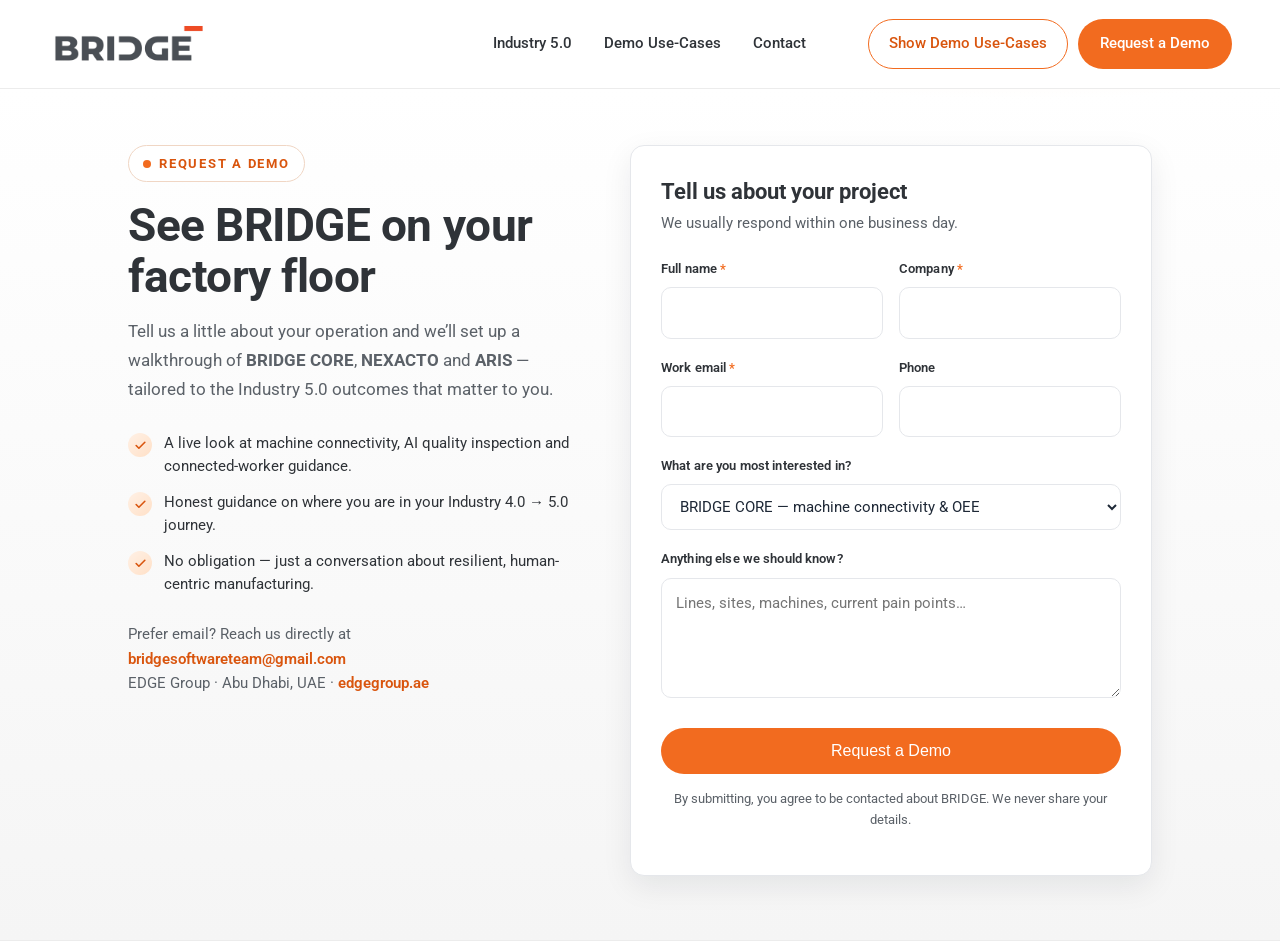
<file: contact.html>
<!doctype html>
<html lang="en">
<head>
  <meta charset="utf-8" />
  <meta name="viewport" content="width=device-width, initial-scale=1" />
  <title>Request a Demo | BRIDGE</title>
  <meta name="description" content="Request a BRIDGE demo — see how BRIDGE CORE, NEXACTO and ARIS turn Industry 5.0 into resilient, human-centric, automated manufacturing." />
  <link rel="icon" type="image/png" href="assets/darksvg.png" />
  <link rel="preconnect" href="https://fonts.googleapis.com">
  <link rel="preconnect" href="https://fonts.gstatic.com" crossorigin>
  <link href="https://fonts.googleapis.com/css2?family=Roboto:wght@300;400;500;600;700&family=Roboto+Slab:wght@400;600;700&family=Inter:wght@400;500;600;700&display=swap" rel="stylesheet">
  <link rel="stylesheet" href="styles.css" />
</head>
<body>

<!-- Reading-progress bar -->
<div class="read-progress" id="readProgress" aria-hidden="true"></div>

<!-- ============================================================= HEADER -->
<header class="site-header" id="siteHeader">
  <div class="container header-inner">
    <a class="brand" href="index.html" aria-label="BRIDGE home">
      <img src="assets/darksvg.png" alt="BRIDGE" />
    </a>

    <nav class="main-nav" aria-label="Primary">
      <ul>
        <li><a class="nav-link" href="index.html">Industry 5.0</a></li>
        <li><a class="nav-link" href="demo.html">Demo Use-Cases</a></li>
        <li><a class="nav-link" href="contact.html">Contact</a></li>
      </ul>
    </nav>

    <div class="header-cta">
      <a class="btn-secondary" href="demo.html">Show Demo Use-Cases</a>
      <a class="btn-primary" href="contact.html">Request a Demo</a>
    </div>

    <button class="hamburger" aria-label="Open menu" aria-expanded="false" id="hamburger">
      <span></span><span></span><span></span>
    </button>
  </div>

  <!-- Mobile drawer -->
  <div class="mobile-drawer" id="mobileDrawer" hidden>
    <ul>
      <li><a href="index.html">Industry 5.0</a></li>
      <li><a href="demo.html">Demo Use-Cases</a></li>
      <li><a href="contact.html">Contact</a></li>
      <li><a class="btn-secondary block" href="demo.html">Show Demo Use-Cases</a></li>
      <li><a class="btn-primary block" href="contact.html">Request a Demo</a></li>
    </ul>
  </div>
</header>

<!-- ============================================================= CONTACT -->
<section class="contact-hero">
  <div class="container">
    <div class="contact-grid">

      <!-- Intro column -->
      <div class="contact-intro">
        <span class="demo-eyebrow"><span class="pulse"></span> Request a Demo</span>
        <h1>See BRIDGE on your factory floor</h1>
        <p class="lead">Tell us a little about your operation and we&rsquo;ll set up a walkthrough of <strong>BRIDGE&nbsp;CORE</strong>, <strong>NEXACTO</strong> and <strong>ARIS</strong> &mdash; tailored to the Industry&nbsp;5.0 outcomes that matter to you.</p>

        <ul class="contact-points">
          <li>
            <span class="ck" aria-hidden="true"><svg width="13" height="13" viewBox="0 0 24 24" fill="none" stroke="currentColor" stroke-width="3" stroke-linecap="round" stroke-linejoin="round"><path d="M20 6 9 17l-5-5"/></svg></span>
            <span>A live look at machine connectivity, AI quality inspection and connected-worker guidance.</span>
          </li>
          <li>
            <span class="ck" aria-hidden="true"><svg width="13" height="13" viewBox="0 0 24 24" fill="none" stroke="currentColor" stroke-width="3" stroke-linecap="round" stroke-linejoin="round"><path d="M20 6 9 17l-5-5"/></svg></span>
            <span>Honest guidance on where you are in your Industry&nbsp;4.0 &rarr; 5.0 journey.</span>
          </li>
          <li>
            <span class="ck" aria-hidden="true"><svg width="13" height="13" viewBox="0 0 24 24" fill="none" stroke="currentColor" stroke-width="3" stroke-linecap="round" stroke-linejoin="round"><path d="M20 6 9 17l-5-5"/></svg></span>
            <span>No obligation &mdash; just a conversation about resilient, human-centric manufacturing.</span>
          </li>
        </ul>

        <p class="contact-meta">
          Prefer email? Reach us directly at<br>
          <a href="mailto:bridgesoftwareteam@gmail.com">bridgesoftwareteam@gmail.com</a><br>
          EDGE Group &middot; Abu Dhabi, UAE &middot; <a href="https://www.edgegroup.ae" target="_blank" rel="noopener">edgegroup.ae</a>
        </p>
      </div>

      <!-- Form column -->
      <div class="contact-card">
        <h2>Tell us about your project</h2>
        <p class="sub">We usually respond within one business day.</p>

        <!--
          HOW THE FORM SENDS EMAIL (static site, no backend):
          1. Create a free form at https://formspree.io with the inbox
             bridgesoftwareteam@gmail.com, then paste its endpoint below
             into FORMSPREE_ENDPOINT (looks like https://formspree.io/f/abcdwxyz).
          2. Until then, the form automatically falls back to opening the
             visitor's email client (mailto) so it still "works".
        -->
        <form id="demoForm" novalidate>
          <div class="form-row two">
            <div>
              <label for="name">Full name <span class="req">*</span></label>
              <input id="name" name="name" type="text" autocomplete="name" required />
            </div>
            <div>
              <label for="company">Company <span class="req">*</span></label>
              <input id="company" name="company" type="text" autocomplete="organization" required />
            </div>
          </div>

          <div class="form-row two">
            <div>
              <label for="email">Work email <span class="req">*</span></label>
              <input id="email" name="email" type="email" autocomplete="email" required />
            </div>
            <div>
              <label for="phone">Phone</label>
              <input id="phone" name="phone" type="tel" autocomplete="tel" />
            </div>
          </div>

          <div class="form-row">
            <label for="interest">What are you most interested in?</label>
            <select id="interest" name="interest">
              <option value="BRIDGE CORE — machine connectivity & OEE">BRIDGE CORE — machine connectivity &amp; OEE</option>
              <option value="BRIDGE NEXACTO — AI visual inspection">BRIDGE NEXACTO — AI visual inspection</option>
              <option value="BRIDGE ARIS — connected worker & knowledge">BRIDGE ARIS — connected worker &amp; knowledge</option>
              <option value="Spot × BRIDGE Industry 5.0 demo">Spot &times; BRIDGE Industry 5.0 demo</option>
              <option value="The full platform / not sure yet">The full platform / not sure yet</option>
            </select>
          </div>

          <div class="form-row">
            <label for="message">Anything else we should know?</label>
            <textarea id="message" name="message" placeholder="Lines, sites, machines, current pain points…"></textarea>
          </div>

          <!-- spam honeypot (hidden from humans) -->
          <input type="text" name="_gotcha" tabindex="-1" autocomplete="off" style="position:absolute;left:-9999px;" aria-hidden="true" />

          <button class="btn-primary" type="submit" id="submitBtn">Request a Demo</button>
          <p class="form-note">By submitting, you agree to be contacted about BRIDGE. We never share your details.</p>

          <div class="form-status" id="formStatus" role="status" aria-live="polite"></div>
        </form>
      </div>

    </div>
  </div>
</section>

<!-- Back to top -->
<button class="to-top" id="toTop" type="button" aria-label="Back to top">
  <svg width="22" height="22" viewBox="0 0 24 24" fill="none" stroke="currentColor" stroke-width="2.2" stroke-linecap="round" stroke-linejoin="round"><path d="m18 15-6-6-6 6"/></svg>
</button>

<script>
  // ============================================================
  //  Request-a-Demo form handler
  //  Set FORMSPREE_ENDPOINT to your Formspree URL to receive emails
  //  at bridgesoftwareteam@gmail.com. If left blank, the form falls
  //  back to opening the visitor's email client (mailto), so it
  //  always does something useful.
  // ============================================================
  (function () {
    'use strict';
    var FORMSPREE_ENDPOINT = ''; // e.g. 'https://formspree.io/f/xxxxxxxx'
    var CONTACT_EMAIL = 'bridgesoftwareteam@gmail.com';

    var form = document.getElementById('demoForm');
    var statusEl = document.getElementById('formStatus');
    var btn = document.getElementById('submitBtn');
    if (!form) return;

    function setStatus(type, msg) {
      statusEl.className = 'form-status show ' + type;
      statusEl.textContent = msg;
    }

    function val(id) { return (document.getElementById(id) || {}).value || ''; }

    function mailtoFallback() {
      var subject = 'Demo request — ' + (val('company') || val('name') || 'BRIDGE');
      var body =
        'Name: ' + val('name') + '\n' +
        'Company: ' + val('company') + '\n' +
        'Email: ' + val('email') + '\n' +
        'Phone: ' + val('phone') + '\n' +
        'Interested in: ' + val('interest') + '\n\n' +
        'Message:\n' + val('message') + '\n';
      window.location.href = 'mailto:' + CONTACT_EMAIL +
        '?subject=' + encodeURIComponent(subject) +
        '&body=' + encodeURIComponent(body);
    }

    form.addEventListener('submit', function (e) {
      e.preventDefault();

      // basic validation
      if (!val('name') || !val('company') || !val('email')) {
        setStatus('err', 'Please fill in your name, company and work email.');
        return;
      }
      // honeypot
      if (form.querySelector('[name="_gotcha"]').value) return;

      // No endpoint configured → mailto fallback.
      if (!FORMSPREE_ENDPOINT) {
        setStatus('ok', 'Opening your email app so you can send the request to ' + CONTACT_EMAIL + '…');
        mailtoFallback();
        return;
      }

      // AJAX submit to Formspree.
      btn.disabled = true;
      btn.textContent = 'Sending…';
      var data = new FormData(form);
      fetch(FORMSPREE_ENDPOINT, {
        method: 'POST',
        body: data,
        headers: { Accept: 'application/json' }
      }).then(function (res) {
        if (res.ok) {
          form.reset();
          setStatus('ok', 'Thanks! Your request is in — we’ll be in touch within one business day.');
        } else {
          setStatus('err', 'Something went wrong sending the form. Please email us at ' + CONTACT_EMAIL + '.');
        }
      }).catch(function () {
        setStatus('err', 'Network error. Please email us at ' + CONTACT_EMAIL + '.');
      }).finally(function () {
        btn.disabled = false;
        btn.textContent = 'Request a Demo';
      });
    });
  })();
</script>
<script src="script.js"></script>
</body>
</html>
</file>
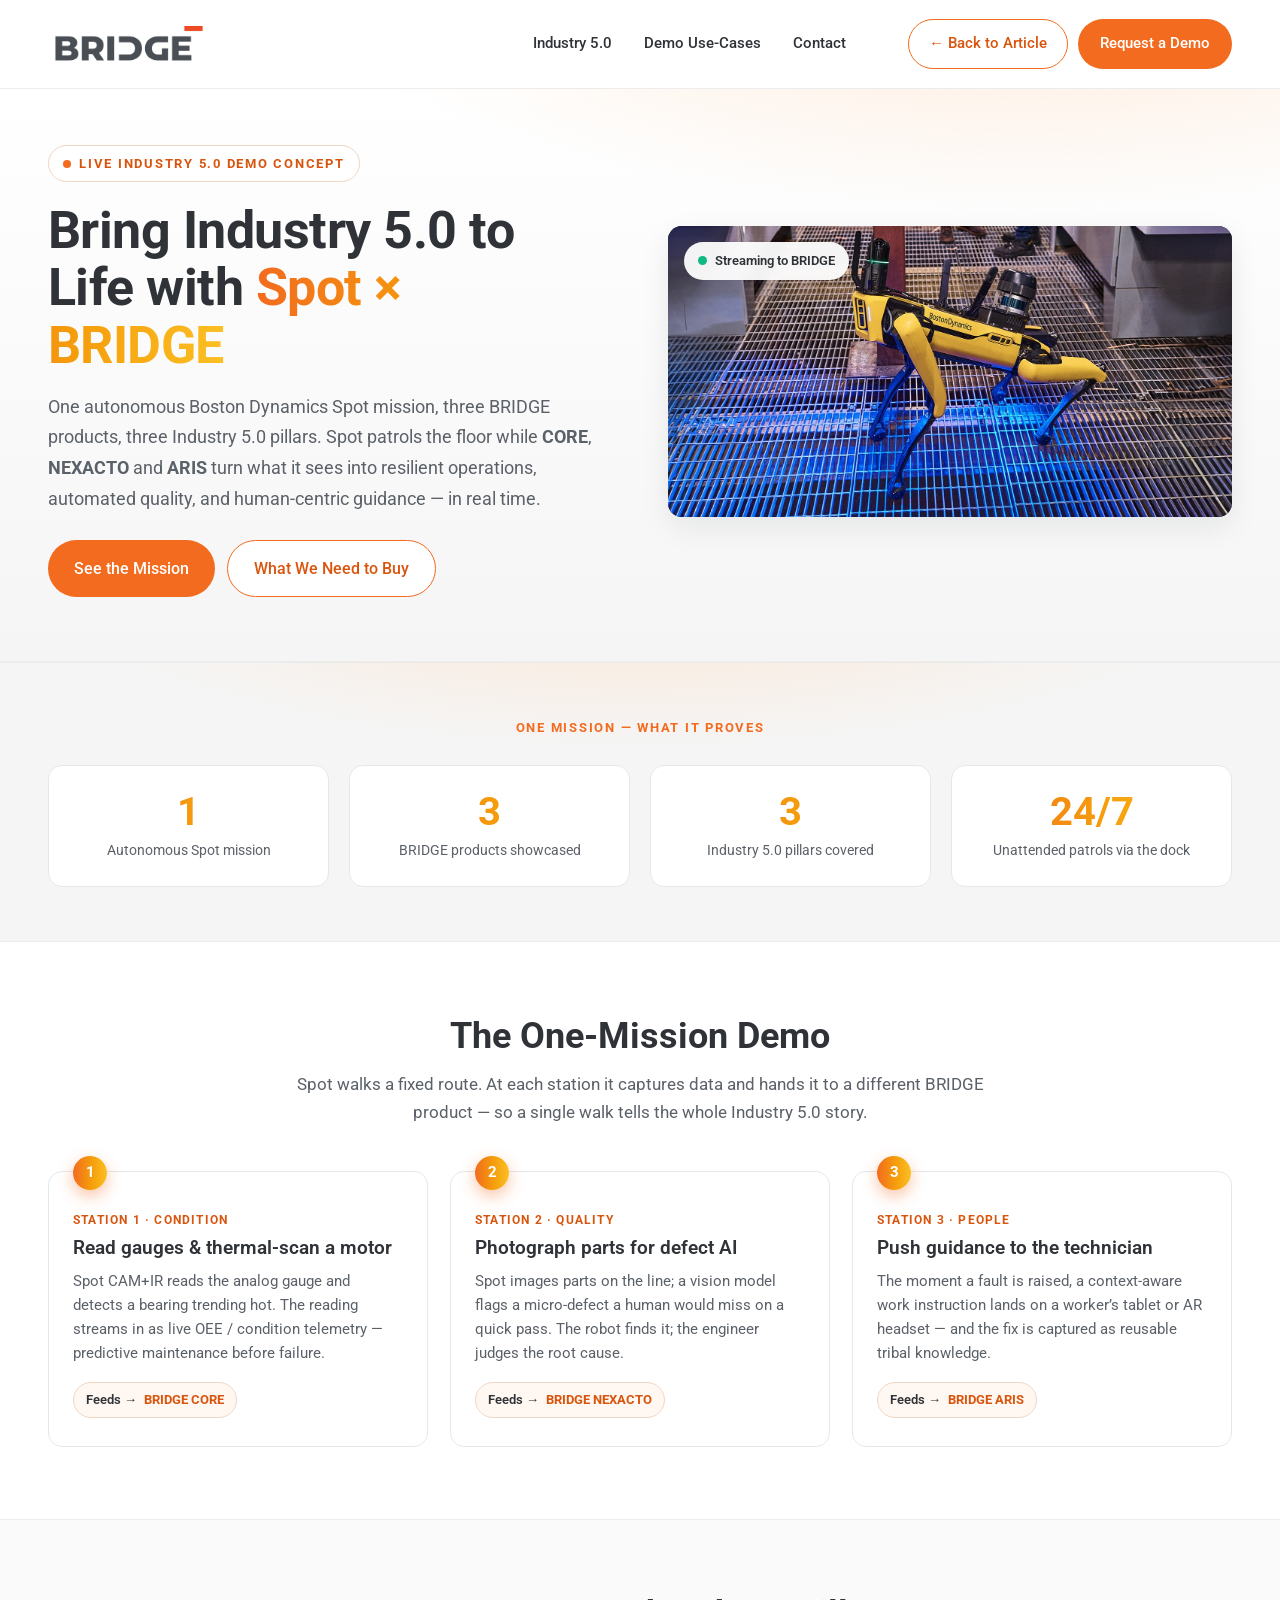
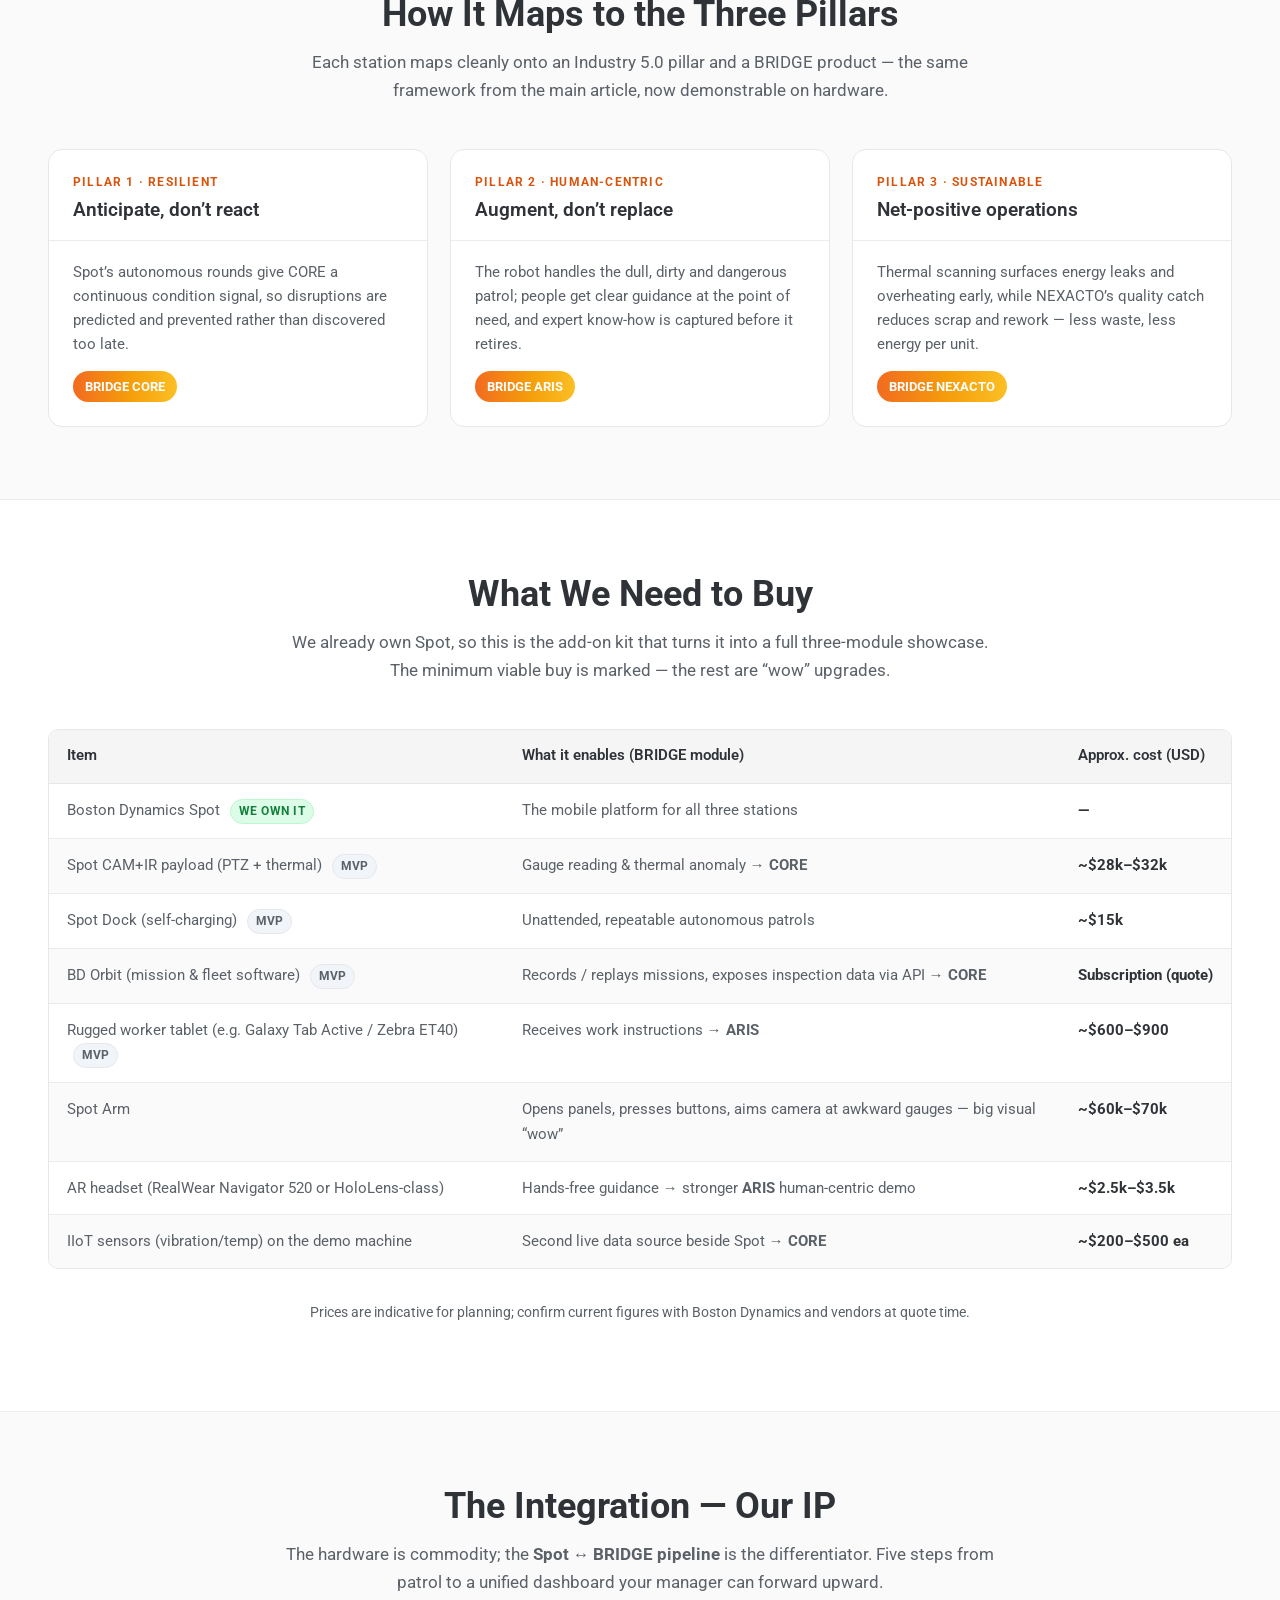
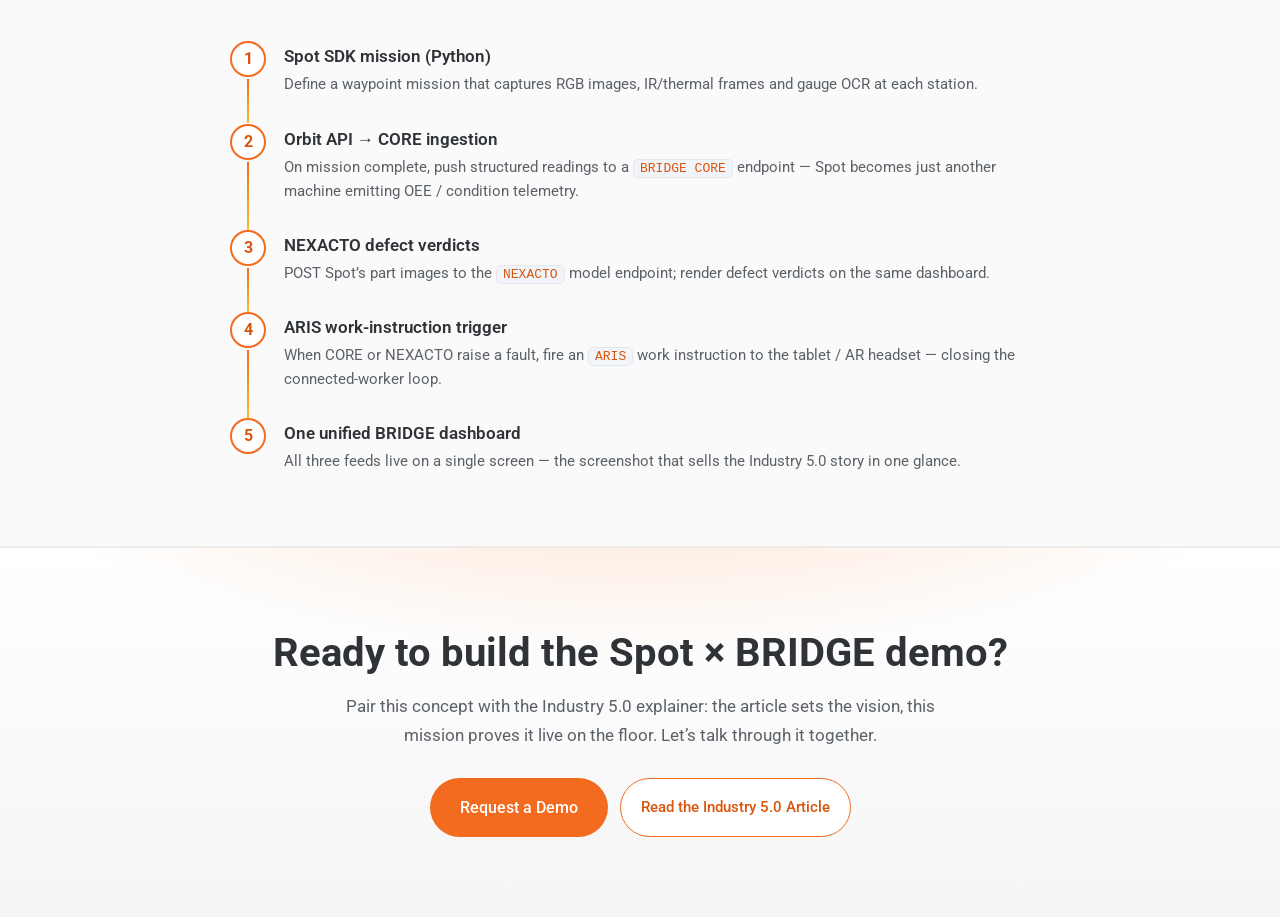
<file: demo.html>
<!doctype html>
<html lang="en">
<head>
  <meta charset="utf-8" />
  <meta name="viewport" content="width=device-width, initial-scale=1" />
  <title>Spot × BRIDGE — Industry 5.0 Demo Use-Cases | BRIDGE</title>
  <meta name="description" content="How Boston Dynamics Spot can demonstrate Industry 5.0 across BRIDGE CORE, NEXACTO and ARIS — one autonomous mission, three pillars: resilient, quality-driven, human-centric." />
  <link rel="icon" type="image/png" href="assets/darksvg.png" />
  <link rel="preconnect" href="https://fonts.googleapis.com">
  <link rel="preconnect" href="https://fonts.gstatic.com" crossorigin>
  <link href="https://fonts.googleapis.com/css2?family=Roboto:wght@300;400;500;600;700&family=Roboto+Slab:wght@400;600;700&family=Inter:wght@400;500;600;700&display=swap" rel="stylesheet">
  <link rel="stylesheet" href="styles.css" />
</head>
<body>

<!-- Reading-progress bar -->
<div class="read-progress" id="readProgress" aria-hidden="true"></div>

<!-- ============================================================= HEADER -->
<header class="site-header" id="siteHeader">
  <div class="container header-inner">
    <a class="brand" href="index.html" aria-label="BRIDGE home">
      <img src="assets/darksvg.png" alt="BRIDGE" />
    </a>

    <nav class="main-nav" aria-label="Primary">
      <ul>
        <li><a class="nav-link" href="index.html">Industry 5.0</a></li>
        <li><a class="nav-link" href="demo.html">Demo Use-Cases</a></li>
        <li><a class="nav-link" href="contact.html">Contact</a></li>
      </ul>
    </nav>

    <div class="header-cta">
      <a class="btn-secondary" href="index.html">&larr; Back to Article</a>
      <a class="btn-primary" href="contact.html">Request a Demo</a>
    </div>

    <button class="hamburger" aria-label="Open menu" aria-expanded="false" id="hamburger">
      <span></span><span></span><span></span>
    </button>
  </div>

  <!-- Mobile drawer -->
  <div class="mobile-drawer" id="mobileDrawer" hidden>
    <ul>
      <li><a href="index.html">Industry 5.0</a></li>
      <li><a href="demo.html">Demo Use-Cases</a></li>
      <li><a href="contact.html">Contact</a></li>
      <li><a class="btn-secondary block" href="index.html">&larr; Back to Article</a></li>
      <li><a class="btn-primary block" href="contact.html">Request a Demo</a></li>
    </ul>
  </div>
</header>

<!-- ============================================================= HERO -->
<section class="demo-hero">
  <div class="container">
    <div class="hero-grid">
      <div class="hero-text">
        <span class="demo-eyebrow"><span class="pulse"></span> Live Industry 5.0 Demo Concept</span>
        <h1>Bring Industry 5.0 to Life with <span class="grad">Spot &times; BRIDGE</span></h1>
        <p class="lead">One autonomous Boston Dynamics&nbsp;Spot mission, three BRIDGE products, three Industry&nbsp;5.0 pillars. Spot patrols the floor while <strong>CORE</strong>, <strong>NEXACTO</strong> and <strong>ARIS</strong> turn what it sees into resilient operations, automated quality, and human-centric guidance &mdash; in real time.</p>
        <div class="demo-hero-actions">
          <a class="btn-primary big" href="#mission">See the Mission</a>
          <a class="btn-secondary" href="#shopping">What We Need to Buy</a>
        </div>
      </div>

      <div class="hero-image spot-photo">
        <img src="assets/spot-bridge.jpg" alt="Boston Dynamics Spot robot on a grated factory walkway, fitted with a sensor payload" />
        <span class="spot-chip"><span class="dot"></span> Streaming to BRIDGE</span>
      </div>
    </div>
  </div>
</section>

<!-- ============================================================= STAT STRIP -->
<section class="stats-band">
  <div class="container">
    <p class="eyebrow reveal">One mission &mdash; what it proves</p>
    <div class="stats-grid">
      <div class="stat-card reveal">
        <div class="stat-num" data-count="1">0</div>
        <div class="stat-label">Autonomous Spot mission</div>
      </div>
      <div class="stat-card reveal delay-1">
        <div class="stat-num" data-count="3">0</div>
        <div class="stat-label">BRIDGE products showcased</div>
      </div>
      <div class="stat-card reveal delay-2">
        <div class="stat-num" data-count="3">0</div>
        <div class="stat-label">Industry 5.0 pillars covered</div>
      </div>
      <div class="stat-card reveal delay-3">
        <div class="stat-num">24/7</div>
        <div class="stat-label">Unattended patrols via the dock</div>
      </div>
    </div>
  </div>
</section>

<!-- ============================================================= MISSION FLOW -->
<section class="demo-section" id="mission">
  <div class="container">
    <div class="sec-head reveal">
      <h2>The One-Mission Demo</h2>
      <p>Spot walks a fixed route. At each station it captures data and hands it to a different BRIDGE product &mdash; so a single walk tells the whole Industry&nbsp;5.0 story.</p>
    </div>

    <div class="mission-flow">
      <div class="mission-step reveal">
        <span class="step-num">1</span>
        <div class="station">Station 1 &middot; Condition</div>
        <h3>Read gauges &amp; thermal-scan a motor</h3>
        <p>Spot CAM+IR reads the analog gauge and detects a bearing trending hot. The reading streams in as live OEE / condition telemetry &mdash; predictive maintenance before failure.</p>
        <span class="feeds">Feeds &rarr; <b>BRIDGE CORE</b></span>
      </div>
      <div class="mission-step reveal delay-1">
        <span class="step-num">2</span>
        <div class="station">Station 2 &middot; Quality</div>
        <h3>Photograph parts for defect AI</h3>
        <p>Spot images parts on the line; a vision model flags a micro-defect a human would miss on a quick pass. The robot finds it; the engineer judges the root cause.</p>
        <span class="feeds">Feeds &rarr; <b>BRIDGE NEXACTO</b></span>
      </div>
      <div class="mission-step reveal delay-2">
        <span class="step-num">3</span>
        <div class="station">Station 3 &middot; People</div>
        <h3>Push guidance to the technician</h3>
        <p>The moment a fault is raised, a context-aware work instruction lands on a worker&rsquo;s tablet or AR headset &mdash; and the fix is captured as reusable tribal knowledge.</p>
        <span class="feeds">Feeds &rarr; <b>BRIDGE ARIS</b></span>
      </div>
    </div>
  </div>
</section>

<!-- ============================================================= PILLAR MAPPING -->
<section class="demo-section alt">
  <div class="container">
    <div class="sec-head reveal">
      <h2>How It Maps to the Three Pillars</h2>
      <p>Each station maps cleanly onto an Industry&nbsp;5.0 pillar and a BRIDGE product &mdash; the same framework from the main article, now demonstrable on hardware.</p>
    </div>

    <div class="map-grid">
      <div class="map-card reveal">
        <div class="map-top">
          <div class="map-pillar">Pillar 1 &middot; Resilient</div>
          <h3>Anticipate, don&rsquo;t react</h3>
        </div>
        <div class="map-body">
          <p>Spot&rsquo;s autonomous rounds give CORE a continuous condition signal, so disruptions are predicted and prevented rather than discovered too late.</p>
          <span class="module-tag">BRIDGE CORE</span>
        </div>
      </div>
      <div class="map-card reveal delay-1">
        <div class="map-top">
          <div class="map-pillar">Pillar 2 &middot; Human-Centric</div>
          <h3>Augment, don&rsquo;t replace</h3>
        </div>
        <div class="map-body">
          <p>The robot handles the dull, dirty and dangerous patrol; people get clear guidance at the point of need, and expert know-how is captured before it retires.</p>
          <span class="module-tag">BRIDGE ARIS</span>
        </div>
      </div>
      <div class="map-card reveal delay-2">
        <div class="map-top">
          <div class="map-pillar">Pillar 3 &middot; Sustainable</div>
          <h3>Net-positive operations</h3>
        </div>
        <div class="map-body">
          <p>Thermal scanning surfaces energy leaks and overheating early, while NEXACTO&rsquo;s quality catch reduces scrap and rework &mdash; less waste, less energy per unit.</p>
          <span class="module-tag">BRIDGE NEXACTO</span>
        </div>
      </div>
    </div>
  </div>
</section>

<!-- ============================================================= SHOPPING LIST -->
<section class="demo-section" id="shopping">
  <div class="container">
    <div class="sec-head reveal">
      <h2>What We Need to Buy</h2>
      <p>We already own Spot, so this is the add-on kit that turns it into a full three-module showcase. The minimum viable buy is marked &mdash; the rest are &ldquo;wow&rdquo; upgrades.</p>
    </div>

    <div class="table-wrap reveal">
      <table>
        <thead>
          <tr><th>Item</th><th>What it enables (BRIDGE module)</th><th>Approx. cost (USD)</th></tr>
        </thead>
        <tbody>
          <tr>
            <td>Boston Dynamics Spot <span class="own-it">WE OWN IT</span></td>
            <td>The mobile platform for all three stations</td>
            <td class="cost">&mdash;</td>
          </tr>
          <tr>
            <td>Spot CAM+IR payload (PTZ + thermal) <span class="opt-badge">MVP</span></td>
            <td>Gauge reading &amp; thermal anomaly &rarr; <strong>CORE</strong></td>
            <td class="cost">~$28k&ndash;$32k</td>
          </tr>
          <tr>
            <td>Spot Dock (self-charging) <span class="opt-badge">MVP</span></td>
            <td>Unattended, repeatable autonomous patrols</td>
            <td class="cost">~$15k</td>
          </tr>
          <tr>
            <td>BD Orbit (mission &amp; fleet software) <span class="opt-badge">MVP</span></td>
            <td>Records / replays missions, exposes inspection data via API &rarr; <strong>CORE</strong></td>
            <td class="cost">Subscription (quote)</td>
          </tr>
          <tr>
            <td>Rugged worker tablet (e.g. Galaxy Tab Active / Zebra ET40) <span class="opt-badge">MVP</span></td>
            <td>Receives work instructions &rarr; <strong>ARIS</strong></td>
            <td class="cost">~$600&ndash;$900</td>
          </tr>
          <tr>
            <td>Spot Arm</td>
            <td>Opens panels, presses buttons, aims camera at awkward gauges &mdash; big visual &ldquo;wow&rdquo;</td>
            <td class="cost">~$60k&ndash;$70k</td>
          </tr>
          <tr>
            <td>AR headset (RealWear Navigator 520 or HoloLens-class)</td>
            <td>Hands-free guidance &rarr; stronger <strong>ARIS</strong> human-centric demo</td>
            <td class="cost">~$2.5k&ndash;$3.5k</td>
          </tr>
          <tr>
            <td>IIoT sensors (vibration/temp) on the demo machine</td>
            <td>Second live data source beside Spot &rarr; <strong>CORE</strong></td>
            <td class="cost">~$200&ndash;$500 ea</td>
          </tr>
        </tbody>
      </table>
    </div>
    <p style="text-align:center; color:var(--text); font-size:14px; margin-top:6px;">Prices are indicative for planning; confirm current figures with Boston Dynamics and vendors at quote time.</p>
  </div>
</section>

<!-- ============================================================= INTEGRATION PIPELINE -->
<section class="demo-section alt">
  <div class="container">
    <div class="sec-head reveal">
      <h2>The Integration &mdash; Our IP</h2>
      <p>The hardware is commodity; the <strong>Spot &harr; BRIDGE pipeline</strong> is the differentiator. Five steps from patrol to a unified dashboard your manager can forward upward.</p>
    </div>

    <div class="pipeline">
      <div class="pipe-step reveal">
        <div class="pipe-num">1</div>
        <div class="pipe-body">
          <h3>Spot SDK mission (Python)</h3>
          <p>Define a waypoint mission that captures RGB images, IR/thermal frames and gauge OCR at each station.</p>
        </div>
      </div>
      <div class="pipe-step reveal delay-1">
        <div class="pipe-num">2</div>
        <div class="pipe-body">
          <h3>Orbit API &rarr; CORE ingestion</h3>
          <p>On mission complete, push structured readings to a <code>BRIDGE CORE</code> endpoint &mdash; Spot becomes just another machine emitting OEE / condition telemetry.</p>
        </div>
      </div>
      <div class="pipe-step reveal delay-2">
        <div class="pipe-num">3</div>
        <div class="pipe-body">
          <h3>NEXACTO defect verdicts</h3>
          <p>POST Spot&rsquo;s part images to the <code>NEXACTO</code> model endpoint; render defect verdicts on the same dashboard.</p>
        </div>
      </div>
      <div class="pipe-step reveal delay-3">
        <div class="pipe-num">4</div>
        <div class="pipe-body">
          <h3>ARIS work-instruction trigger</h3>
          <p>When CORE or NEXACTO raise a fault, fire an <code>ARIS</code> work instruction to the tablet / AR headset &mdash; closing the connected-worker loop.</p>
        </div>
      </div>
      <div class="pipe-step reveal">
        <div class="pipe-num">5</div>
        <div class="pipe-body">
          <h3>One unified BRIDGE dashboard</h3>
          <p>All three feeds live on a single screen &mdash; the screenshot that sells the Industry&nbsp;5.0 story in one glance.</p>
        </div>
      </div>
    </div>
  </div>
</section>

<!-- ============================================================= CTA -->
<section class="demo-cta">
  <div class="container">
    <h2>Ready to build the Spot &times; BRIDGE demo?</h2>
    <p>Pair this concept with the Industry&nbsp;5.0 explainer: the article sets the vision, this mission proves it live on the floor. Let&rsquo;s talk through it together.</p>
    <div class="actions">
      <a class="btn-primary big" href="contact.html">Request a Demo</a>
      <a class="btn-secondary" href="index.html">Read the Industry 5.0 Article</a>
    </div>
  </div>
</section>

<!-- Back to top -->
<button class="to-top" id="toTop" type="button" aria-label="Back to top">
  <svg width="22" height="22" viewBox="0 0 24 24" fill="none" stroke="currentColor" stroke-width="2.2" stroke-linecap="round" stroke-linejoin="round"><path d="m18 15-6-6-6 6"/></svg>
</button>

<script src="script.js"></script>
</body>
</html>
</file>
<file: styles.css>
/* ============================================================
   BRIDGE — Industry 5.0 article page
   Matches the design tokens from the live site:
     --primary  #6EC1E4    --secondary #54595F
     --text     #7A7A7A    --accent    #61CE70 (green)
     fonts: Roboto (body), Roboto Slab (optional), Funnel Display feel for H1
   ============================================================ */

:root {
  /* Edge Groups palette: white bg, orange accent, grey supports */
  --bg:            #ffffff;
  --bg-hero:       #f5f5f5;          /* light grey */
  --bg-soft:       #fafafa;
  --primary:       #6b7280;          /* mid grey */
  --secondary:     #2f3338;          /* near-black grey for headings */
  --text:          #5b6168;          /* body text grey */
  --text-strong:   #1f2937;
  --accent:        #F26B1F;          /* edge orange */
  --accent-dark:   #d9550e;
  --accent-ink:    #3a1908;
  --border:        #e5e7eb;
  --border-soft:   #ececec;

  --radius-sm: 6px;
  --radius:    10px;
  --radius-lg: 14px;
  --radius-pill: 999px;

  --shadow-sm: 0 1px 2px rgba(15, 23, 42, .04);
  --shadow:    0 10px 30px rgba(15, 23, 42, .08);
  --shadow-lg: 0 20px 50px rgba(15, 23, 42, .12);

  --header-h: 88px;
  --maxw:     1240px;
  --maxw-article: 900px;

  --font-body:    "Roboto", -apple-system, BlinkMacSystemFont, "Segoe UI", Arial, sans-serif;
  --font-head:    "Roboto", -apple-system, BlinkMacSystemFont, "Segoe UI", Arial, sans-serif;
}

* { box-sizing: border-box; }
html, body { margin: 0; padding: 0; }
/* Note: native CSS smooth-scroll is intentionally NOT enabled here — its
   duration scales with distance and feels slow on long pages. In-page jumps
   are handled by a fixed-duration animation in script.js instead. */
body {
  background: var(--bg);
  color: var(--text);
  font-family: var(--font-body);
  font-size: 16px;
  line-height: 1.7;
  font-weight: 400;
  -webkit-font-smoothing: antialiased;
  -moz-osx-font-smoothing: grayscale;
}

img { max-width: 100%; display: block; }
a { color: var(--accent-dark); text-decoration: none; }
a:hover { color: var(--accent); }

h1, h2, h3, h4 {
  color: var(--secondary);
  font-family: var(--font-head);
  font-weight: 600;
  line-height: 1.25;
  margin: 0;
}

.container {
  width: 100%;
  max-width: var(--maxw);
  margin: 0 auto;
  padding: 0 28px;
}

/* ============================================================ HEADER */
.site-header {
  position: sticky;
  top: 0;
  z-index: 50;
  background: rgba(255, 255, 255, .96);
  backdrop-filter: saturate(140%) blur(8px);
  -webkit-backdrop-filter: saturate(140%) blur(8px);
  border-bottom: 1px solid var(--border-soft);
}
.header-inner {
  display: flex;
  align-items: center;
  justify-content: space-between;
  height: var(--header-h);
  gap: 24px;
}
.brand { display: inline-flex; align-items: center; }
.brand img { height: 56px; width: auto; }

.main-nav {
  flex: 1;
  display: flex;
  justify-content: flex-end;
  margin-right: 24px;
}
.main-nav > ul {
  display: flex;
  gap: 4px;
  list-style: none;
  margin: 0;
  padding: 0;
  align-items: center;
}
.main-nav .nav-link {
  display: inline-flex;
  align-items: center;
  gap: 6px;
  padding: 10px 14px;
  border-radius: 6px;
  font-size: 15px;
  font-weight: 500;
  color: var(--secondary);
  background: transparent;
  border: 0;
  cursor: pointer;
  text-decoration: none;
  transition: color .15s ease;
}
.main-nav .nav-link:hover { color: var(--accent); }

.header-cta { display: flex; align-items: center; gap: 10px; }

.btn-primary {
  display: inline-flex;
  align-items: center;
  justify-content: center;
  background: var(--accent);
  color: #ffffff;
  font-weight: 500;
  font-size: 15px;
  padding: 12px 22px;
  border-radius: var(--radius-pill);
  border: 0;
  cursor: pointer;
  text-decoration: none;
  transition: background .15s ease, transform .15s ease, box-shadow .15s ease;
}
.btn-primary:hover {
  background: var(--accent-dark);
  color: #ffffff;
  transform: translateY(-1px);
  box-shadow: 0 6px 18px rgba(242, 107, 31, .35);
}
.btn-primary.big { padding: 16px 30px; font-size: 16px; }
.btn-primary.block { display: block; text-align: center; }

/* Secondary (outlined) button — used for "Show Demo Use-Cases" */
.btn-secondary {
  display: inline-flex;
  align-items: center;
  justify-content: center;
  gap: 8px;
  background: #fff;
  color: var(--accent-dark);
  font-weight: 500;
  font-size: 15px;
  padding: 11px 20px;
  border-radius: var(--radius-pill);
  border: 1.5px solid var(--accent);
  cursor: pointer;
  text-decoration: none;
  transition: background .15s ease, color .15s ease, transform .15s ease, box-shadow .15s ease;
}
.btn-secondary:hover {
  background: #fff7f1;
  color: var(--accent-dark);
  transform: translateY(-1px);
  box-shadow: 0 6px 16px rgba(242, 107, 31, .18);
}
.btn-secondary.block { display: block; text-align: center; margin-top: 8px; }

/* Hamburger / mobile */
.hamburger {
  display: none;
  background: transparent;
  border: 0;
  width: 40px; height: 40px;
  cursor: pointer;
  flex-direction: column;
  justify-content: center;
  gap: 5px;
  padding: 0;
}
.hamburger span {
  display: block;
  width: 22px; height: 2px;
  background: var(--secondary);
  margin: 0 auto;
}
.mobile-drawer {
  border-top: 1px solid var(--border-soft);
  background: #fff;
  padding: 12px 28px 18px;
}
.mobile-drawer ul {
  list-style: none; margin: 0; padding: 0;
  display: flex; flex-direction: column; gap: 4px;
}
.mobile-drawer a {
  display: block;
  padding: 12px 4px;
  color: var(--secondary);
  font-weight: 500;
  border-bottom: 1px solid var(--border-soft);
}
.mobile-drawer a.btn-primary { border: 0; margin-top: 10px; color: #fff; }

/* ============================================================ HERO */
.hero {
  background: var(--bg-hero);
  padding: 28px 0 80px;
}
.breadcrumb {
  display: flex;
  align-items: center;
  flex-wrap: wrap;
  gap: 8px;
  font-size: 14px;
  color: var(--text);
  margin-bottom: 36px;
}
.breadcrumb a { color: var(--text); }
.breadcrumb a:hover { color: var(--accent); }
.breadcrumb .sep { color: var(--text); opacity: .6; }
.breadcrumb span[aria-current] { color: var(--secondary); }

.hero-grid {
  display: grid;
  grid-template-columns: 1fr 1fr;
  gap: 56px;
  align-items: center;
}
.hero-text h1 {
  font-size: clamp(36px, 4.4vw, 56px);
  line-height: 1.1;
  font-weight: 700;
  color: var(--secondary);
  letter-spacing: -.01em;
  margin: 0 0 26px;
}

.author-line {
  display: flex;
  align-items: baseline;
  gap: 8px;
  margin-bottom: 16px;
  flex-wrap: wrap;
}
.written-by {
  color: var(--secondary);
  font-weight: 500;
  font-size: 18px;
}
.author-name {
  color: var(--accent);
  font-weight: 500;
  font-size: 18px;
}

.author-bio {
  font-size: 15.5px;
  line-height: 1.7;
  color: var(--text);
  margin: 0 0 24px;
  max-width: 60ch;
}

.date-pill {
  display: inline-flex;
  align-items: center;
  gap: 8px;
  padding: 8px 16px;
  border: 1px solid #e5d3c2;
  border-radius: var(--radius-pill);
  background: #ffffff;
  color: var(--secondary);
  font-size: 14px;
  font-weight: 500;
}
.date-pill svg { color: var(--accent); }

.hero-image {
  border-radius: var(--radius-lg);
  overflow: hidden;
  box-shadow: var(--shadow);
  background: #fff;
}
.hero-image svg { width: 100%; height: auto; display: block; }

/* ============================================================ ARTICLE */
.article {
  padding: 72px 0 64px;
  background: #fff;
}
.article-container { max-width: var(--maxw-article); }

.article p {
  margin: 0 0 22px;
  color: var(--text);
  font-size: 16.5px;
  line-height: 1.85;
}
.article p strong { color: var(--secondary); font-weight: 600; }
.article a { color: var(--accent-dark); text-decoration: underline; text-underline-offset: 3px; }
.article a:hover { color: var(--accent); }

.article h2 {
  font-size: 32px;
  line-height: 1.25;
  font-weight: 700;
  color: var(--secondary);
  margin: 44px 0 18px;
}
.article h3 {
  font-size: 24px;
  line-height: 1.3;
  font-weight: 600;
  color: var(--secondary);
  margin: 36px 0 14px;
}

.article ul, .article ol {
  margin: 0 0 22px;
  padding-left: 22px;
  color: var(--text);
  font-size: 16.5px;
  line-height: 1.85;
}
.article li { margin-bottom: 8px; }

/* Tables */
.table-wrap {
  overflow-x: auto;
  -webkit-overflow-scrolling: touch;
  margin: 24px 0 32px;
  border: 1px solid var(--border);
  border-radius: var(--radius);
  background: #fff;
}
table {
  width: 100%;
  border-collapse: collapse;
  font-size: 15px;
  min-width: 600px;
}
thead th {
  text-align: left;
  background: #f5f5f5;
  color: var(--secondary);
  font-weight: 600;
  font-size: 14.5px;
  padding: 14px 18px;
  border-bottom: 1px solid var(--border);
}
tbody td {
  padding: 14px 18px;
  border-bottom: 1px solid var(--border-soft);
  color: var(--text);
  vertical-align: top;
  font-size: 15px;
  line-height: 1.65;
}
tbody tr:last-child td { border-bottom: 0; }
tbody tr:nth-child(even) td { background: #fafafa; }

/* Learn more link */
.learn-more-link {
  margin-top: 28px;
  font-weight: 500;
  font-size: 17px;
}
.learn-more-link a {
  color: var(--accent);
  text-decoration: none;
}

/* Prev / Next post navigation */
.post-nav {
  display: flex;
  justify-content: space-between;
  gap: 16px;
  margin: 48px 0 32px;
  padding: 24px 0;
  border-top: 1px solid var(--border-soft);
  border-bottom: 1px solid var(--border-soft);
}
.post-nav a {
  display: inline-flex;
  align-items: center;
  gap: 10px;
  color: var(--secondary);
  text-decoration: none;
  transition: color .15s ease;
}
.post-nav a:hover { color: var(--accent); }
.post-nav-arrow { font-size: 22px; line-height: 1; }
.post-nav-label { display: block; font-size: 12px; text-transform: uppercase; letter-spacing: .08em; color: var(--text); }
.post-nav-title { display: block; font-weight: 600; font-size: 15px; }
.post-nav-next { text-align: right; }

/* Share block */
.share-block { margin: 32px 0 8px; }
.share-block h4 {
  font-size: 16px;
  font-weight: 600;
  color: var(--secondary);
  margin: 0 0 12px;
}
.share-icons { display: flex; gap: 10px; }
.share-icons a {
  width: 40px; height: 40px;
  display: inline-flex; align-items: center; justify-content: center;
  background: #f3f4f6;
  color: var(--secondary);
  border-radius: 50%;
  transition: background .15s ease, color .15s ease, transform .15s ease;
}
.share-icons a:hover {
  background: var(--accent);
  color: #fff;
  transform: translateY(-2px);
}

/* ============================================================ RELATED */
.related {
  background: var(--bg-soft);
  padding: 72px 0;
  border-top: 1px solid var(--border-soft);
}
.related h2 {
  font-size: 30px;
  font-weight: 700;
  color: var(--secondary);
  margin: 0 0 28px;
  text-align: center;
}
.related-grid {
  display: grid;
  grid-template-columns: repeat(3, 1fr);
  gap: 24px;
}
.related-card {
  background: #fff;
  border: 1px solid var(--border-soft);
  border-radius: var(--radius);
  overflow: hidden;
  color: var(--secondary);
  transition: transform .2s ease, box-shadow .2s ease, border-color .2s ease;
  display: flex; flex-direction: column;
}
.related-card:hover {
  transform: translateY(-3px);
  box-shadow: var(--shadow);
  border-color: #e5d3c2;
  text-decoration: none;
}
.related-thumb {
  height: 170px;
  background: linear-gradient(135deg, #fbcfae, #f59a66);
  position: relative;
}
.related-thumb::after {
  content: attr(data-tag);
  position: absolute;
  inset: 0;
  display: flex; align-items: center; justify-content: center;
  font-weight: 700;
  font-size: 42px;
  color: #fff;
  letter-spacing: .05em;
  text-shadow: 0 2px 8px rgba(15, 23, 42, .2);
}
.related-body { padding: 22px 22px 26px; }
.related-card h3 {
  font-size: 18px;
  margin: 0 0 12px;
  line-height: 1.35;
  color: var(--secondary);
  font-weight: 600;
}
.read-more {
  color: var(--accent);
  font-weight: 500;
  font-size: 14px;
}

/* ============================================================ CTA */
.cta {
  background:
    radial-gradient(1200px 400px at 50% -50%, #fbd9c0 0%, transparent 70%),
    linear-gradient(180deg, #ffffff 0%, var(--bg-hero) 100%);
  padding: 88px 0;
  text-align: center;
  border-top: 1px solid var(--border-soft);
}
.cta-inner { max-width: 760px; margin: 0 auto; }
.cta h2 {
  font-size: clamp(30px, 3.6vw, 42px);
  line-height: 1.2;
  font-weight: 700;
  color: var(--secondary);
  margin: 0 0 16px;
}
.cta p {
  font-size: 17px;
  color: var(--text);
  margin: 0 0 28px;
  line-height: 1.7;
}
.cta-sub {
  font-size: 14.5px;
  color: var(--text);
  margin-top: 22px;
}

/* ============================================================ FOOTER */
.site-footer {
  background: #1a2332;
  color: #b8c1cc;
  padding: 72px 0 28px;
}
.site-footer h4 {
  color: #ffffff;
  font-size: 16px;
  margin: 0 0 18px;
  font-weight: 600;
}
.site-footer ul { list-style: none; margin: 0; padding: 0; }
.site-footer li { margin-bottom: 12px; }
.site-footer a { color: #b8c1cc; font-size: 15px; }
.site-footer a:hover { color: var(--accent); }

.footer-grid {
  display: grid;
  grid-template-columns: 2fr 1fr 1fr;
  gap: 56px;
  margin-bottom: 40px;
}
.footer-brand img {
  height: 38px;
  width: auto;
  margin-bottom: 18px;
  filter: brightness(0) invert(1);
}
.footer-brand p {
  color: #94a3b8;
  font-size: 14.5px;
  line-height: 1.7;
  margin: 0 0 18px;
  max-width: 52ch;
}
.footer-social {
  display: inline-flex;
  align-items: center;
  gap: 8px;
  color: #b8c1cc;
}
.footer-social:hover { color: var(--accent); }
.footer-social svg { color: inherit; }

.footer-bottom {
  display: flex;
  justify-content: space-between;
  align-items: center;
  border-top: 1px solid #2b3645;
  padding-top: 22px;
  font-size: 13.5px;
  color: #8b95a3;
}
.footer-bottom a { color: #8b95a3; font-size: 13.5px; }
.footer-bottom a:hover { color: var(--accent); }

/* ============================================================ RESPONSIVE */

/* ---------- Tablet (≤ 1024px) ---------- */
@media (max-width: 1024px) {
  :root {
    --header-h: 72px;
    --maxw-article: 100%;
  }
  .container { padding: 0 24px; }
  .hero { padding: 24px 0 64px; }
  .hero-grid {
    grid-template-columns: 1fr;
    gap: 36px;
  }
  .hero-text h1 { font-size: clamp(32px, 5vw, 44px); }
  .hero-image { max-width: 640px; margin: 0 auto; width: 100%; }
  .article { padding: 56px 0 48px; }
  .article h2 { font-size: 28px; margin-top: 40px; }
}

/* ---------- Small tablet / large phone (≤ 768px) ---------- */
@media (max-width: 768px) {
  :root { --header-h: 64px; }
  body { font-size: 15.5px; line-height: 1.65; }
  .container { padding: 0 20px; }

  /* Header */
  .main-nav { display: none; }
  .hamburger { display: flex; }
  .brand img { height: 46px; }
  .header-cta .btn-secondary { display: none; }   /* lives in the drawer on mobile */
  .header-cta .btn-primary {
    padding: 9px 14px;
    font-size: 13.5px;
  }
  .header-inner { gap: 12px; }

  /* Hero */
  .hero { padding: 24px 0 48px; }
  .hero-grid { gap: 28px; }
  .hero-text h1 {
    font-size: clamp(28px, 7vw, 36px);
    line-height: 1.15;
    margin-bottom: 20px;
    letter-spacing: -.005em;
  }
  .author-line { gap: 6px; margin-bottom: 12px; }
  .written-by, .author-name { font-size: 16px; }
  .author-bio {
    font-size: 14.5px;
    line-height: 1.65;
    margin-bottom: 18px;
  }
  .date-pill {
    padding: 7px 14px;
    font-size: 13px;
  }

  /* Article */
  .article { padding: 40px 0 48px; }
  .article p,
  .article ul,
  .article ol {
    font-size: 15.5px;
    line-height: 1.75;
    margin-bottom: 18px;
  }
  .article h2 {
    font-size: 24px;
    line-height: 1.3;
    margin: 32px 0 14px;
  }
  .article h3 {
    font-size: 20px;
    line-height: 1.35;
    margin: 28px 0 12px;
  }

  /* Tables — horizontal scroll with subtle edge hint */
  .table-wrap {
    margin: 18px -20px 26px;
    border-left: 0;
    border-right: 0;
    border-radius: 0;
    position: relative;
  }
  .table-wrap::after {
    content: "";
    position: absolute;
    top: 0; right: 0; bottom: 0;
    width: 24px;
    background: linear-gradient(90deg, transparent, rgba(255,255,255,.95));
    pointer-events: none;
  }
  table { font-size: 14px; min-width: 520px; }
  thead th { padding: 12px 14px; font-size: 13px; }
  tbody td { padding: 12px 14px; font-size: 14px; }
}

/* ---------- Phone (≤ 560px) ---------- */
@media (max-width: 560px) {
  .container { padding: 0 18px; }

  .hero { padding: 20px 0 40px; }
  .hero-text h1 {
    font-size: clamp(26px, 8vw, 32px);
  }
  .author-bio { font-size: 14px; }

  .article { padding: 32px 0 40px; }
  .article p,
  .article ul,
  .article ol {
    font-size: 15px;
  }
  .article h2 { font-size: 22px; }
  .article h3 { font-size: 18.5px; }
  .article ul, .article ol { padding-left: 20px; }

  .table-wrap {
    margin-left: -18px;
    margin-right: -18px;
  }
}

/* ---------- Small phone (≤ 380px) ---------- */
@media (max-width: 380px) {
  .header-cta .btn-primary {
    padding: 8px 12px;
    font-size: 12.5px;
  }
  .brand img { height: 40px; }
  .hero-text h1 { font-size: 24px; }
  .written-by, .author-name { font-size: 15px; }
}

/* ---------- Landscape phone tweak ---------- */
@media (max-width: 900px) and (orientation: landscape) and (max-height: 500px) {
  .hero { padding: 16px 0 32px; }
  .hero-grid { gap: 24px; }
}

/* ---------- Animated hamburger ---------- */
.hamburger.is-open span:nth-child(1) {
  transform: translateY(7px) rotate(45deg);
}
.hamburger.is-open span:nth-child(2) {
  opacity: 0;
}
.hamburger.is-open span:nth-child(3) {
  transform: translateY(-7px) rotate(-45deg);
}
.hamburger span {
  transition: transform .25s ease, opacity .2s ease;
  transform-origin: center;
}

/* Prevent body scroll behind open drawer */
body.menu-open { overflow: hidden; }

/* Focus visibility */
:focus-visible {
  outline: 2px solid var(--accent);
  outline-offset: 2px;
  border-radius: 6px;
}

/* ============================================================
   INTERACTIVE ENHANCEMENTS  (Industry 5.0 — Analogous + Minimal)
   Analogous accent ramp built from the existing edge orange.
   ============================================================ */
:root {
  --amber:  #F59E0B;   /* analogous: warm amber  */
  --gold:   #FBBF24;   /* analogous: gold        */
  --coral:  #FB7185;   /* analogous: soft coral  */
  --accent-grad: linear-gradient(90deg, var(--accent), var(--amber) 55%, var(--gold));
}

/* ---------- Scroll reading-progress bar ---------- */
.read-progress {
  position: fixed;
  top: 0; left: 0;
  height: 3px;
  width: 0%;
  background: var(--accent-grad);
  z-index: 120;
  border-radius: 0 3px 3px 0;
  box-shadow: 0 0 10px rgba(242, 107, 31, .45);
  transition: width .08s linear;
}

/* ---------- Reveal-on-scroll ---------- */
.reveal {
  opacity: 0;
  transform: translateY(26px);
  transition: opacity .7s cubic-bezier(.16,.84,.34,1),
              transform .7s cubic-bezier(.16,.84,.34,1);
  will-change: opacity, transform;
}
.reveal.is-in { opacity: 1; transform: none; }
.reveal.delay-1 { transition-delay: .08s; }
.reveal.delay-2 { transition-delay: .16s; }
.reveal.delay-3 { transition-delay: .24s; }
@media (prefers-reduced-motion: reduce) {
  .reveal { opacity: 1; transform: none; transition: none; }
}

/* ---------- Animated hero scene ---------- */
.hero-image { position: relative; }
.hero-scene .conveyor-belt {
  stroke: #92400e;
  stroke-width: 4;
  stroke-dasharray: 16 10;
  animation: beltMove 1.1s linear infinite;
}
@keyframes beltMove { to { stroke-dashoffset: -26; } }

.hero-scene .spark {
  transform-origin: center;
  animation: blink 1.6s ease-in-out infinite;
}
.hero-scene .spark.s2 { animation-delay: .5s; }
.hero-scene .spark.s3 { animation-delay: 1s; }
@keyframes blink {
  0%, 100% { opacity: .35; }
  50%      { opacity: 1; }
}

.hero-scene .screen-glow {
  animation: screenPulse 3s ease-in-out infinite;
  transform-origin: center;
}
@keyframes screenPulse {
  0%, 100% { opacity: .85; }
  50%      { opacity: .45; }
}

.hero-scene .worker { animation: sway 4.5s ease-in-out infinite; transform-origin: 306px 460px; }
@keyframes sway { 0%,100% { transform: rotate(0deg); } 50% { transform: rotate(.6deg); } }

@media (prefers-reduced-motion: reduce) {
  .hero-scene .conveyor-belt,
  .hero-scene .spark,
  .hero-scene .screen-glow,
  .hero-scene .worker { animation: none; }
}

/* floating chips over the hero image */
.hero-chip {
  position: absolute;
  display: inline-flex;
  align-items: center;
  gap: 7px;
  padding: 7px 13px;
  background: rgba(255,255,255,.92);
  backdrop-filter: blur(6px);
  border: 1px solid var(--border);
  border-radius: var(--radius-pill);
  font-size: 13px;
  font-weight: 600;
  color: var(--secondary);
  box-shadow: var(--shadow-sm);
  animation: floatChip 4s ease-in-out infinite;
}
.hero-chip .dot {
  width: 8px; height: 8px; border-radius: 50%;
  background: var(--accent);
  box-shadow: 0 0 0 4px rgba(242,107,31,.16);
}
.hero-chip.c1 { top: 14px; left: 14px; }
.hero-chip.c2 { top: 50%; right: 14px; animation-delay: .9s; }
.hero-chip.c2 .dot { background: var(--accent2, #10b981); box-shadow: 0 0 0 4px rgba(16,185,129,.16); }
.hero-chip.c3 { bottom: 16px; left: 18px; animation-delay: 1.8s; }
.hero-chip.c3 .dot { background: #3b82f6; box-shadow: 0 0 0 4px rgba(59,130,246,.16); }
@keyframes floatChip { 0%,100% { transform: translateY(0); } 50% { transform: translateY(-7px); } }
@media (prefers-reduced-motion: reduce) { .hero-chip { animation: none; } }
@media (max-width: 560px) { .hero-chip { display: none; } }

/* ---------- Stats band ---------- */
.stats-band {
  background:
    radial-gradient(900px 280px at 50% -40%, #fde4cf 0%, transparent 70%),
    var(--bg-hero);
  border-top: 1px solid var(--border-soft);
  border-bottom: 1px solid var(--border-soft);
  padding: 54px 0;
}
.stats-band .eyebrow {
  text-align: center;
  text-transform: uppercase;
  letter-spacing: .14em;
  font-size: 12.5px;
  font-weight: 700;
  color: var(--accent);
  margin: 0 0 26px;
}
.stats-grid {
  display: grid;
  grid-template-columns: repeat(4, 1fr);
  gap: 20px;
}
.stat-card {
  background: #fff;
  border: 1px solid var(--border);
  border-radius: var(--radius-lg);
  padding: 26px 22px;
  text-align: center;
  transition: transform .25s ease, box-shadow .25s ease, border-color .25s ease;
}
.stat-card:hover {
  transform: translateY(-4px);
  box-shadow: var(--shadow);
  border-color: #e5d3c2;
}
.stat-ico {
  width: 46px; height: 46px;
  margin: 0 auto 14px;
  display: flex; align-items: center; justify-content: center;
  border-radius: 12px;
  background: linear-gradient(135deg, #fff1e6, #ffe0c7);
  color: var(--accent-dark);
}
.stat-num {
  font-size: clamp(30px, 3.4vw, 40px);
  font-weight: 700;
  line-height: 1;
  color: var(--secondary);
  background: var(--accent-grad);
  -webkit-background-clip: text;
  background-clip: text;
  -webkit-text-fill-color: transparent;
}
.stat-label {
  margin-top: 8px;
  font-size: 14px;
  color: var(--text);
  line-height: 1.45;
}

/* ---------- Lottie feature row ---------- */
.lottie-row {
  background: #fff;
  padding: 64px 0 8px;
}
.lottie-head { text-align: center; max-width: 680px; margin: 0 auto 40px; }
.lottie-head h2 {
  font-size: clamp(26px, 3.2vw, 34px);
  font-weight: 700;
  color: var(--secondary);
  margin: 0 0 10px;
}
.lottie-head p { color: var(--text); font-size: 16px; margin: 0; }
.lottie-grid {
  display: grid;
  grid-template-columns: repeat(3, 1fr);
  gap: 24px;
}
.lottie-card {
  border: 1px solid var(--border);
  border-radius: var(--radius-lg);
  background: var(--bg-soft);
  padding: 18px 22px 26px;
  text-align: center;
  transition: transform .25s ease, box-shadow .25s ease, border-color .25s ease;
}
.lottie-card:hover {
  transform: translateY(-5px);
  box-shadow: var(--shadow);
  border-color: #e5d3c2;
  background: #fff;
}
.lottie-card .player-wrap {
  height: 180px;
  display: flex; align-items: center; justify-content: center;
  margin-bottom: 8px;
}
.anim-svg { width: 180px; height: 100%; max-height: 180px; }

/* Cobot arm — gentle pick-and-place motion */
.anim-cobot .cobot-upper { transform-origin: 100px 120px; animation: armSwing 3.4s ease-in-out infinite; }
.anim-cobot .cobot-fore  { transform-origin: 100px 74px;  animation: foreSwing 3.4s ease-in-out infinite; }
@keyframes armSwing  { 0%,100% { transform: rotate(-10deg); } 50% { transform: rotate(14deg); } }
@keyframes foreSwing { 0%,100% { transform: rotate(12deg);  } 50% { transform: rotate(-18deg); } }

/* AI network — staggered node pulse */
.anim-ai .node { transform-origin: center; animation: nodePulse 1.8s ease-in-out infinite; }
.anim-ai .n2 { animation-delay: .15s; } .anim-ai .n3 { animation-delay: .3s; }
.anim-ai .n4 { animation-delay: .45s; } .anim-ai .n5 { animation-delay: .6s; }
.anim-ai .n6 { animation-delay: .75s; } .anim-ai .n7 { animation-delay: .9s; }
@keyframes nodePulse {
  0%,100% { transform: scale(1); opacity: .75; }
  50%     { transform: scale(1.35); opacity: 1; }
}

/* Leaf — sequential grow */
.anim-leaf .leaf { transform-origin: 100px 110px; opacity: 0; animation: leafGrow 4s ease-in-out infinite; }
.anim-leaf .l1 { animation-delay: .2s; }
.anim-leaf .l2 { animation-delay: .8s; transform-origin: 100px 92px; }
.anim-leaf .l3 { animation-delay: 1.4s; transform-origin: 100px 74px; }
.anim-leaf .seed { animation: seedPulse 4s ease-in-out infinite; transform-origin: center; }
@keyframes leafGrow {
  0%       { opacity: 0; transform: scale(.2) rotate(-8deg); }
  25%, 80% { opacity: 1; transform: scale(1) rotate(0); }
  100%     { opacity: 1; transform: scale(1); }
}
@keyframes seedPulse { 0%,100% { opacity: .6; } 50% { opacity: 1; } }

@media (prefers-reduced-motion: reduce) {
  .anim-cobot .cobot-upper, .anim-cobot .cobot-fore,
  .anim-ai .node, .anim-leaf .leaf, .anim-leaf .seed { animation: none; }
  .anim-leaf .leaf { opacity: 1; }
}
.lottie-card h3 { font-size: 18px; color: var(--secondary); margin: 0 0 8px; font-weight: 600; }
.lottie-card p { font-size: 14.5px; color: var(--text); margin: 0; line-height: 1.6; }

/* ---------- Interactive revolution timeline ---------- */
.timeline-section {
  background: var(--bg-soft);
  border-top: 1px solid var(--border-soft);
  padding: 72px 0;
}
.timeline-section .sec-head { text-align: center; max-width: 700px; margin: 0 auto 44px; }
.timeline-section .sec-head h2 {
  font-size: clamp(26px, 3.2vw, 34px);
  font-weight: 700; color: var(--secondary); margin: 0 0 10px;
}
.timeline-section .sec-head p { color: var(--text); margin: 0; font-size: 16px; }

.tl-track {
  display: flex;
  gap: 0;
  position: relative;
  margin-bottom: 34px;
}
.tl-track::before {
  content: "";
  position: absolute;
  left: 4%; right: 4%; top: 26px;
  height: 3px;
  background: linear-gradient(90deg, var(--border), var(--accent) 60%, var(--gold));
  border-radius: 3px;
  z-index: 0;
}
.tl-item {
  position: relative;
  z-index: 1;
  flex: 1;
  background: none;
  border: 0;
  cursor: pointer;
  text-align: center;
  padding: 0 6px;
  font-family: inherit;
}
.tl-dot {
  width: 54px; height: 54px;
  margin: 0 auto 12px;
  border-radius: 50%;
  background: #fff;
  border: 3px solid var(--border);
  display: flex; align-items: center; justify-content: center;
  font-weight: 700;
  font-size: 17px;
  color: var(--text);
  transition: transform .2s ease, border-color .2s ease, color .2s ease, box-shadow .2s ease, background .2s ease;
}
.tl-item:hover .tl-dot { border-color: var(--amber); color: var(--accent-dark); }
.tl-item.is-active .tl-dot {
  background: var(--accent-grad);
  border-color: transparent;
  color: #fff;
  transform: scale(1.12);
  box-shadow: 0 8px 20px rgba(242,107,31,.4);
}
.tl-era { font-size: 13px; font-weight: 600; color: var(--secondary); }
.tl-years { font-size: 12px; color: var(--text); }
.tl-item.is-active .tl-era { color: var(--accent-dark); }

.tl-detail {
  background: #fff;
  border: 1px solid var(--border);
  border-left: 4px solid var(--accent);
  border-radius: var(--radius-lg);
  padding: 28px 30px;
  box-shadow: var(--shadow-sm);
}
.tl-detail.flash { animation: tlFlash .45s ease; }
@keyframes tlFlash {
  0% { opacity: .3; transform: translateY(8px); }
  100% { opacity: 1; transform: none; }
}
.tl-d-head { display: flex; align-items: baseline; gap: 12px; flex-wrap: wrap; margin-bottom: 12px; }
.tl-d-era { font-size: 22px; font-weight: 700; color: var(--secondary); }
.tl-d-years {
  font-size: 13px; font-weight: 600; color: var(--accent-dark);
  background: #fff1e6; padding: 4px 12px; border-radius: var(--radius-pill);
}
.tl-d-title { font-size: 16px; font-weight: 600; color: var(--accent-dark); margin: 0 0 6px; }
.tl-d-body { font-size: 15.5px; color: var(--text); line-height: 1.75; margin: 0; }

/* ---------- Pillar cards (human / resilient / sustainable) ---------- */
.pillars {
  display: grid;
  grid-template-columns: repeat(3, 1fr);
  gap: 22px;
  margin: 10px 0 34px;
}
.pillar {
  border: 1px solid var(--border);
  border-radius: var(--radius-lg);
  padding: 26px 24px;
  background: #fff;
  transition: transform .25s ease, box-shadow .25s ease, border-color .25s ease;
}
.pillar:hover { transform: translateY(-4px); box-shadow: var(--shadow); border-color: #e5d3c2; }
.pillar .p-ico {
  width: 48px; height: 48px; border-radius: 12px;
  display: flex; align-items: center; justify-content: center;
  background: linear-gradient(135deg, #fff1e6, #ffe0c7);
  color: var(--accent-dark); margin-bottom: 14px;
}
.pillar h3 { font-size: 19px; color: var(--secondary); margin: 0 0 8px; }
.pillar p { font-size: 14.5px; color: var(--text); margin: 0; line-height: 1.65; }

/* ---------- Sticky TOC ---------- */
.article-layout { display: block; }
.toc {
  position: sticky;
  top: calc(var(--header-h) + 16px);
}
.toc h4 {
  font-size: 12px; text-transform: uppercase; letter-spacing: .12em;
  color: var(--text); margin: 0 0 12px; font-weight: 700;
}
.toc ul { list-style: none; margin: 0; padding: 0; }
.toc li { margin: 0; }
.toc a {
  display: block;
  padding: 6px 12px;
  font-size: 13.5px;
  color: var(--text);
  border-left: 2px solid var(--border);
  text-decoration: none;
  line-height: 1.4;
  transition: color .15s ease, border-color .15s ease, background .15s ease;
}
.toc a:hover { color: var(--accent-dark); background: #fff7f1; }
.toc a.is-active {
  color: var(--accent-dark);
  border-left-color: var(--accent);
  font-weight: 600;
  background: #fff7f1;
}

/* Base (mobile / narrow): no grid, TOC hidden — declared BEFORE the
   media query so the desktop overrides below win. */
.toc-wrap { display: none; }

@media (min-width: 1100px) {
  .article-layout {
    display: grid;
    grid-template-columns: 240px minmax(0, var(--maxw-article));
    gap: 48px;
    align-items: start;
    max-width: calc(var(--maxw-article) + 288px);
    margin: 0 auto;
    padding: 0 28px;
  }
  .article-layout .article-container { padding: 0; max-width: none; }
  .toc-wrap { display: block; }
}

/* ---------- Back to top ---------- */
.to-top {
  position: fixed;
  right: 22px; bottom: 22px;
  width: 48px; height: 48px;
  border-radius: 50%;
  border: 0;
  background: var(--accent-grad);
  color: #fff;
  cursor: pointer;
  display: flex; align-items: center; justify-content: center;
  box-shadow: 0 8px 22px rgba(242,107,31,.4);
  opacity: 0;
  visibility: hidden;
  transform: translateY(12px);
  transition: opacity .25s ease, transform .25s ease, visibility .25s;
  z-index: 110;
}
.to-top.is-visible { opacity: 1; visibility: visible; transform: none; }
.to-top:hover { transform: translateY(-3px); }

/* ---------- Responsive for new sections ---------- */
@media (max-width: 900px) {
  .stats-grid { grid-template-columns: repeat(2, 1fr); }
  .lottie-grid { grid-template-columns: 1fr; }
  .pillars { grid-template-columns: 1fr; }
}
@media (max-width: 768px) {
  .tl-track { flex-wrap: wrap; gap: 14px 0; }
  .tl-track::before { display: none; }
  .tl-item { flex: 0 0 33.33%; }
  .tl-dot { width: 46px; height: 46px; font-size: 15px; }
  .tl-detail { padding: 22px 20px; }
  .stats-band, .timeline-section { padding: 48px 0; }
}
@media (max-width: 480px) {
  .stats-grid { grid-template-columns: 1fr; }
  .tl-item { flex: 0 0 50%; }
}

/* ============================================================
   DEMO USE-CASES PAGE  (demo.html)
   ============================================================ */

/* ---------- Demo hero ---------- */
.demo-hero {
  position: relative;
  background:
    radial-gradient(1100px 420px at 80% -30%, #fde4cf 0%, transparent 70%),
    linear-gradient(180deg, #ffffff 0%, var(--bg-hero) 100%);
  padding: 56px 0 64px;
  border-bottom: 1px solid var(--border-soft);
  overflow: hidden;
}
.demo-hero .container { position: relative; z-index: 1; }
.demo-eyebrow {
  display: inline-flex; align-items: center; gap: 8px;
  text-transform: uppercase; letter-spacing: .14em;
  font-size: 12.5px; font-weight: 700; color: var(--accent-dark);
  background: #fff; border: 1px solid #f0d6c4;
  padding: 7px 14px; border-radius: var(--radius-pill);
  margin-bottom: 20px;
}
.demo-eyebrow .pulse {
  width: 8px; height: 8px; border-radius: 50%; background: var(--accent);
  box-shadow: 0 0 0 0 rgba(242,107,31,.5); animation: pulseDot 1.8s ease-out infinite;
}
@keyframes pulseDot {
  0% { box-shadow: 0 0 0 0 rgba(242,107,31,.5); }
  100% { box-shadow: 0 0 0 12px rgba(242,107,31,0); }
}
.demo-hero h1 {
  font-size: clamp(32px, 4.4vw, 52px);
  line-height: 1.1; font-weight: 700; letter-spacing: -.01em;
  color: var(--secondary); margin: 0 0 18px; max-width: 16ch;
}
.demo-hero h1 .grad {
  background: var(--accent-grad);
  -webkit-background-clip: text; background-clip: text; -webkit-text-fill-color: transparent;
}
.demo-hero .lead {
  font-size: 18px; color: var(--text); line-height: 1.7; max-width: 60ch; margin: 0 0 26px;
}
.demo-hero-actions { display: flex; gap: 12px; flex-wrap: wrap; }
.demo-hero-actions .btn-primary.big,
.demo-hero-actions .btn-secondary { font-size: 16px; padding: 14px 26px; }

/* ---------- Section scaffolding ---------- */
.demo-section { padding: 72px 0; }
.demo-section.alt { background: var(--bg-soft); border-top: 1px solid var(--border-soft); border-bottom: 1px solid var(--border-soft); }
.demo-section .sec-head { max-width: 720px; margin: 0 auto 44px; text-align: center; }
.demo-section .sec-head h2 {
  font-size: clamp(26px, 3.4vw, 36px); font-weight: 700; color: var(--secondary); margin: 0 0 12px;
}
.demo-section .sec-head p { font-size: 16.5px; color: var(--text); margin: 0; line-height: 1.7; }

/* ---------- Mission flow (3 stations) ---------- */
.mission-flow { display: grid; grid-template-columns: repeat(3, 1fr); gap: 22px; position: relative; }
.mission-step {
  background: #fff; border: 1px solid var(--border); border-radius: var(--radius-lg);
  padding: 28px 24px; position: relative;
  transition: transform .25s ease, box-shadow .25s ease, border-color .25s ease;
}
.mission-step:hover { transform: translateY(-4px); box-shadow: var(--shadow); border-color: #e5d3c2; }
.mission-step .step-num {
  position: absolute; top: -16px; left: 24px;
  width: 34px; height: 34px; border-radius: 50%;
  background: var(--accent-grad); color: #fff; font-weight: 700; font-size: 15px;
  display: flex; align-items: center; justify-content: center;
  box-shadow: 0 6px 16px rgba(242,107,31,.4);
}
.mission-step .station {
  font-size: 12px; text-transform: uppercase; letter-spacing: .1em;
  color: var(--accent-dark); font-weight: 700; margin: 10px 0 6px;
}
.mission-step h3 { font-size: 19px; color: var(--secondary); margin: 0 0 10px; }
.mission-step p { font-size: 14.5px; color: var(--text); margin: 0 0 16px; line-height: 1.65; }
.mission-step .feeds {
  display: inline-flex; align-items: center; gap: 7px;
  font-size: 13px; font-weight: 600; color: var(--secondary);
  background: #fff7f1; border: 1px solid #f0d6c4; padding: 6px 12px; border-radius: var(--radius-pill);
}
.mission-step .feeds b { color: var(--accent-dark); }

/* ---------- Pillar mapping cards (reuse .pillar look) ---------- */
.map-grid { display: grid; grid-template-columns: repeat(3, 1fr); gap: 22px; }
.map-card {
  border: 1px solid var(--border); border-radius: var(--radius-lg);
  background: #fff; padding: 0; overflow: hidden;
  transition: transform .25s ease, box-shadow .25s ease, border-color .25s ease;
  display: flex; flex-direction: column;
}
.map-card:hover { transform: translateY(-4px); box-shadow: var(--shadow); border-color: #e5d3c2; }
.map-card .map-top { padding: 22px 24px 18px; border-bottom: 1px solid var(--border-soft); }
.map-card .map-pillar {
  font-size: 12px; text-transform: uppercase; letter-spacing: .1em; font-weight: 700; color: var(--accent-dark);
}
.map-card h3 { font-size: 19px; color: var(--secondary); margin: 6px 0 0; }
.map-card .map-body { padding: 20px 24px 24px; }
.map-card .map-body p { font-size: 14.5px; color: var(--text); margin: 0 0 14px; line-height: 1.65; }
.map-card .map-body p:last-child { margin: 0; }
.map-card .module-tag {
  display: inline-flex; align-items: center; gap: 6px;
  font-size: 12.5px; font-weight: 700; color: #fff;
  background: var(--accent-grad); padding: 5px 12px; border-radius: var(--radius-pill);
}

/* ---------- Shopping list table styling reuse + own-it badge ---------- */
.own-it {
  display: inline-block; font-size: 11.5px; font-weight: 700; letter-spacing: .04em;
  color: #15803d; background: #dcfce7; border: 1px solid #bbf7d0;
  padding: 2px 8px; border-radius: var(--radius-pill); margin-left: 6px;
}
.opt-badge {
  display: inline-block; font-size: 11.5px; font-weight: 700;
  color: var(--text); background: #f1f5f9; border: 1px solid var(--border);
  padding: 2px 8px; border-radius: var(--radius-pill); margin-left: 6px;
}
.cost { font-weight: 700; color: var(--secondary); white-space: nowrap; }

/* ---------- Integration pipeline (numbered vertical steps) ---------- */
.pipeline { max-width: 820px; margin: 0 auto; }
.pipe-step {
  display: flex; gap: 18px; padding: 0 0 26px; position: relative;
}
.pipe-step::before {
  content: ""; position: absolute; left: 17px; top: 38px; bottom: 0;
  width: 2px; background: linear-gradient(180deg, var(--accent), var(--gold));
}
.pipe-step:last-child { padding-bottom: 0; }
.pipe-step:last-child::before { display: none; }
.pipe-num {
  flex: 0 0 36px; width: 36px; height: 36px; border-radius: 50%;
  background: #fff; border: 2px solid var(--accent); color: var(--accent-dark);
  font-weight: 700; display: flex; align-items: center; justify-content: center; z-index: 1;
}
.pipe-body h3 { font-size: 17px; color: var(--secondary); margin: 5px 0 6px; }
.pipe-body p { font-size: 14.5px; color: var(--text); margin: 0; line-height: 1.65; }
.pipe-body code {
  background: #f1f5f9; border: 1px solid var(--border); border-radius: 5px;
  padding: 1px 6px; font-size: 13px; color: var(--accent-dark); font-family: ui-monospace, "SF Mono", Menlo, Consolas, monospace;
}

/* ---------- Spot photo (demo hero) ---------- */
.spot-photo {
  position: relative;
  border-radius: var(--radius-lg);
  overflow: hidden;
  box-shadow: var(--shadow);
  background: #1a2332;
}
.spot-photo img {
  display: block;
  width: 100%;
  height: 100%;
  object-fit: cover;
  aspect-ratio: 1500 / 773;
}
.spot-chip {
  position: absolute;
  top: 16px; left: 16px;
  display: inline-flex;
  align-items: center;
  gap: 8px;
  padding: 8px 14px;
  background: rgba(255, 255, 255, .94);
  backdrop-filter: blur(6px);
  border-radius: var(--radius-pill);
  font-size: 13px;
  font-weight: 600;
  color: var(--secondary);
  box-shadow: var(--shadow-sm);
}
.spot-chip .dot {
  width: 9px; height: 9px; border-radius: 50%;
  background: #10b981;
  box-shadow: 0 0 0 0 rgba(16, 185, 129, .5);
  animation: pulseDot 1.8s ease-out infinite;
}
@media (prefers-reduced-motion: reduce) { .spot-chip .dot { animation: none; } }

/* ---------- Demo CTA ---------- */
.demo-cta {
  background:
    radial-gradient(1000px 360px at 50% -40%, #fbd9c0 0%, transparent 70%),
    linear-gradient(180deg, #ffffff 0%, var(--bg-hero) 100%);
  padding: 80px 0; text-align: center; border-top: 1px solid var(--border-soft);
}
.demo-cta h2 { font-size: clamp(28px, 3.6vw, 40px); font-weight: 700; color: var(--secondary); margin: 0 0 14px; }
.demo-cta p { font-size: 17px; color: var(--text); max-width: 620px; margin: 0 auto 28px; line-height: 1.7; }
.demo-cta .actions { display: flex; gap: 12px; justify-content: center; flex-wrap: wrap; }

/* ---------- Demo responsive ---------- */
@media (max-width: 900px) {
  .mission-flow, .map-grid { grid-template-columns: 1fr; }
  .demo-section { padding: 56px 0; }
}

/* ============================================================
   CONTACT / REQUEST-A-DEMO PAGE  (contact.html)
   ============================================================ */
.contact-hero {
  background:
    radial-gradient(1000px 380px at 80% -30%, #fde4cf 0%, transparent 70%),
    linear-gradient(180deg, #ffffff 0%, var(--bg-hero) 100%);
  padding: 56px 0 0;
  border-bottom: 1px solid var(--border-soft);
}
.contact-hero .container { max-width: 1080px; }
.contact-grid {
  display: grid;
  grid-template-columns: 1fr 1.15fr;
  gap: 48px;
  align-items: start;
  padding-bottom: 64px;
}
.contact-intro .demo-eyebrow { margin-bottom: 18px; }
.contact-intro h1 {
  font-size: clamp(30px, 4vw, 46px);
  line-height: 1.1; font-weight: 700; color: var(--secondary);
  margin: 0 0 16px; letter-spacing: -.01em;
}
.contact-intro .lead { font-size: 17px; color: var(--text); line-height: 1.7; margin: 0 0 28px; }
.contact-points { list-style: none; margin: 0 0 28px; padding: 0; }
.contact-points li {
  display: flex; align-items: flex-start; gap: 12px;
  font-size: 15px; color: var(--secondary); margin-bottom: 14px; line-height: 1.5;
}
.contact-points .ck {
  flex: 0 0 24px; width: 24px; height: 24px; border-radius: 50%;
  background: linear-gradient(135deg, #fff1e6, #ffe0c7); color: var(--accent-dark);
  display: flex; align-items: center; justify-content: center; margin-top: 1px;
}
.contact-meta { font-size: 14.5px; color: var(--text); line-height: 1.7; }
.contact-meta a { color: var(--accent-dark); font-weight: 600; }

/* Form card */
.contact-card {
  background: #fff;
  border: 1px solid var(--border);
  border-radius: var(--radius-lg);
  padding: 32px 30px;
  box-shadow: var(--shadow);
}
.contact-card h2 { font-size: 22px; color: var(--secondary); margin: 0 0 6px; font-weight: 700; }
.contact-card .sub { font-size: 14.5px; color: var(--text); margin: 0 0 22px; }
.form-row { margin-bottom: 18px; }
.form-row.two { display: grid; grid-template-columns: 1fr 1fr; gap: 16px; }
.form-row label {
  display: block; font-size: 13px; font-weight: 600; color: var(--secondary);
  margin-bottom: 7px; letter-spacing: .01em;
}
.form-row label .req { color: var(--accent); }
.contact-card input,
.contact-card select,
.contact-card textarea {
  width: 100%;
  font: inherit;
  font-size: 15px;
  color: var(--text-strong);
  padding: 12px 14px;
  border: 1.5px solid var(--border);
  border-radius: var(--radius);
  background: #fff;
  transition: border-color .15s ease, box-shadow .15s ease;
}
.contact-card input:focus,
.contact-card select:focus,
.contact-card textarea:focus {
  outline: none;
  border-color: var(--accent);
  box-shadow: 0 0 0 3px rgba(242, 107, 31, .14);
}
.contact-card textarea { resize: vertical; min-height: 120px; }
.contact-card .btn-primary { width: 100%; padding: 14px; font-size: 16px; margin-top: 4px; }
.form-note { font-size: 12.5px; color: var(--text); margin-top: 14px; text-align: center; }

/* Status messages */
.form-status { margin-top: 16px; padding: 14px 16px; border-radius: var(--radius); font-size: 14.5px; display: none; }
.form-status.show { display: block; }
.form-status.ok { background: #dcfce7; border: 1px solid #bbf7d0; color: #15803d; }
.form-status.err { background: #fef2f2; border: 1px solid #fecaca; color: #b91c1c; }

@media (max-width: 860px) {
  .contact-grid { grid-template-columns: 1fr; gap: 36px; padding-bottom: 48px; }
  .form-row.two { grid-template-columns: 1fr; }
}
</file>
